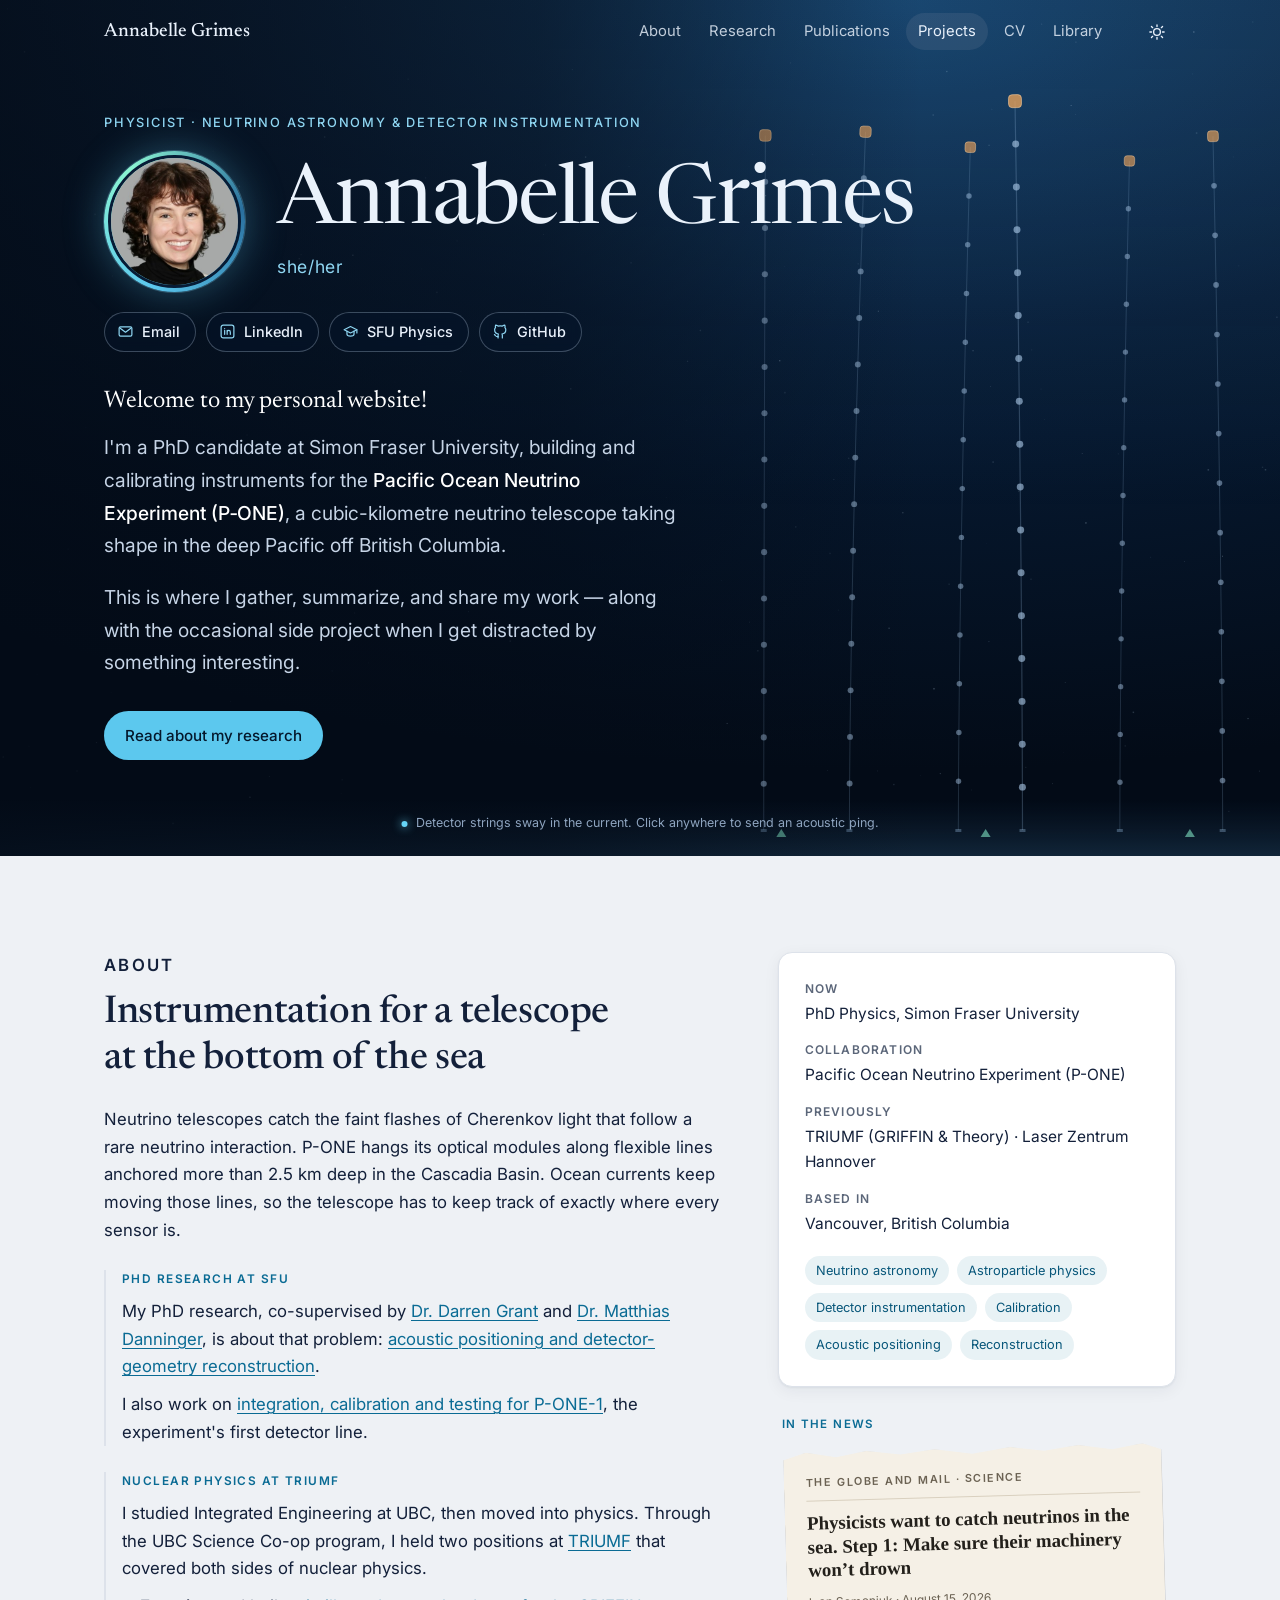
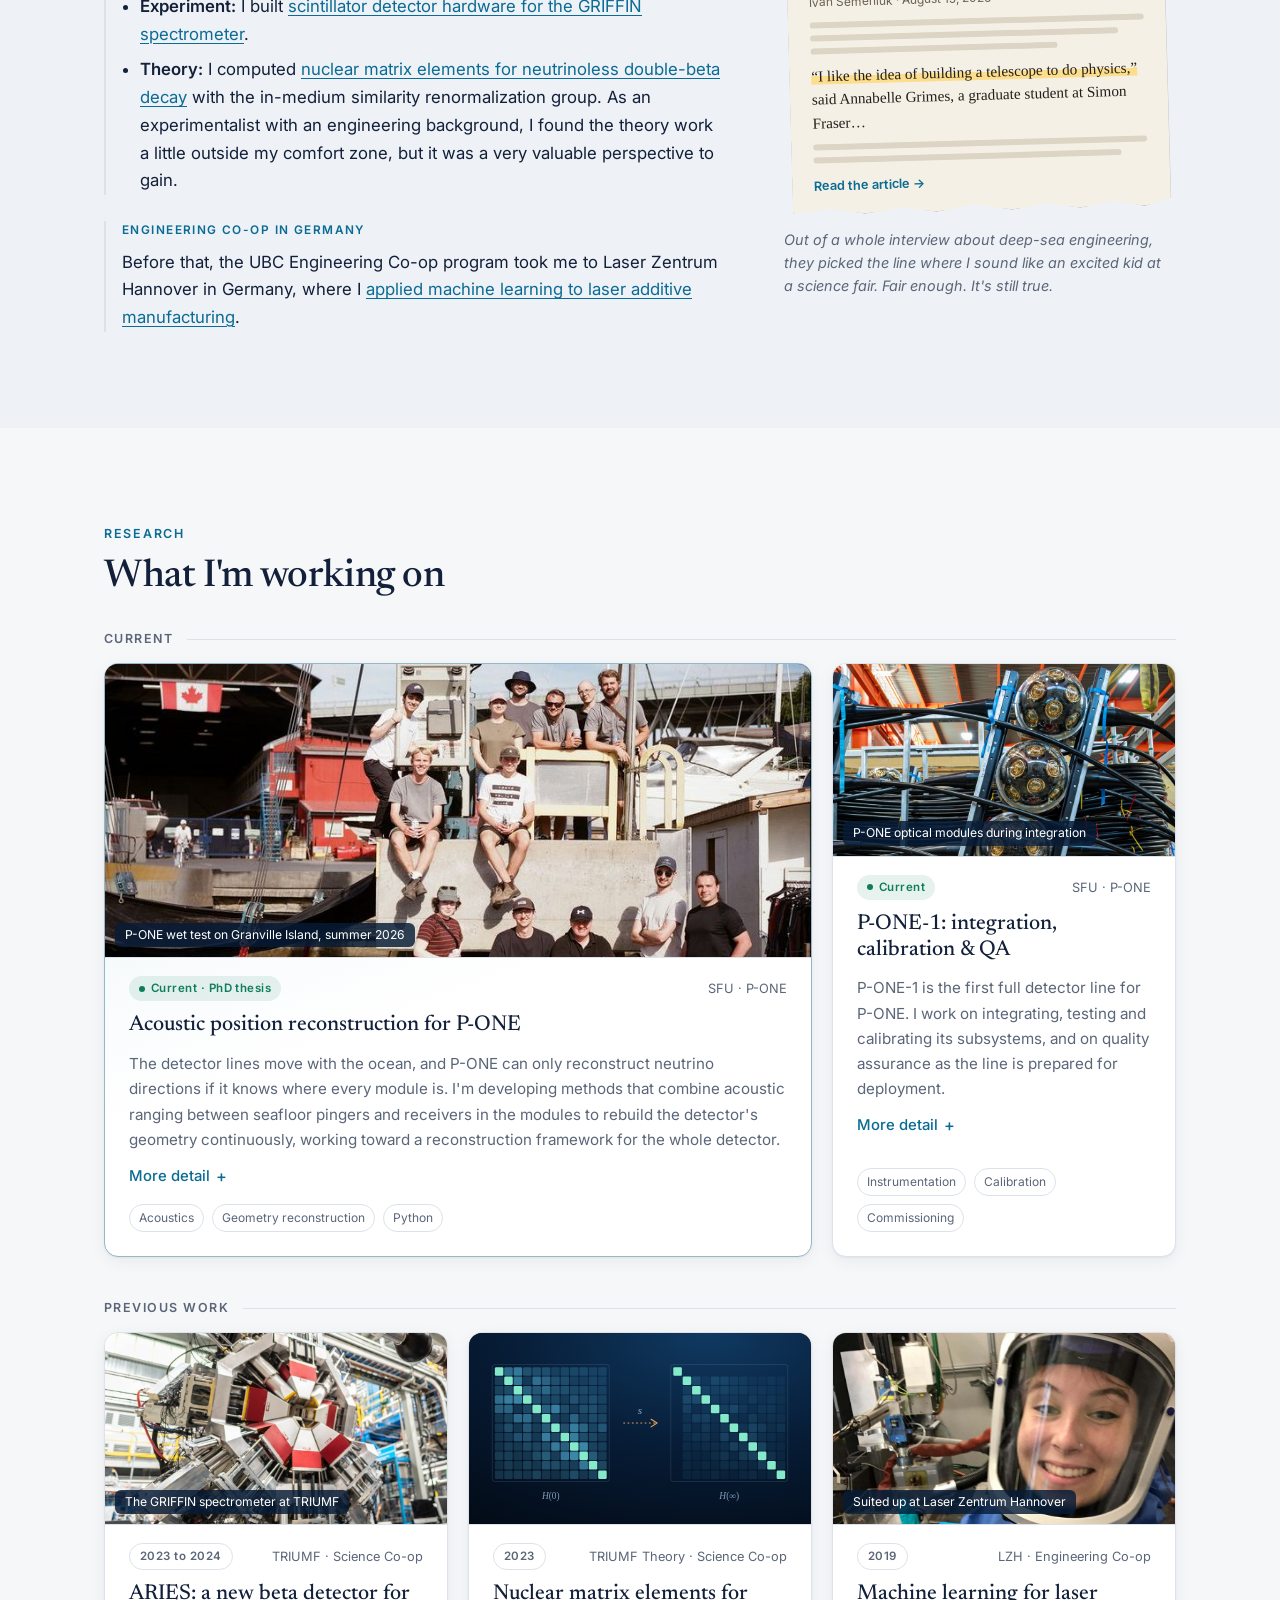
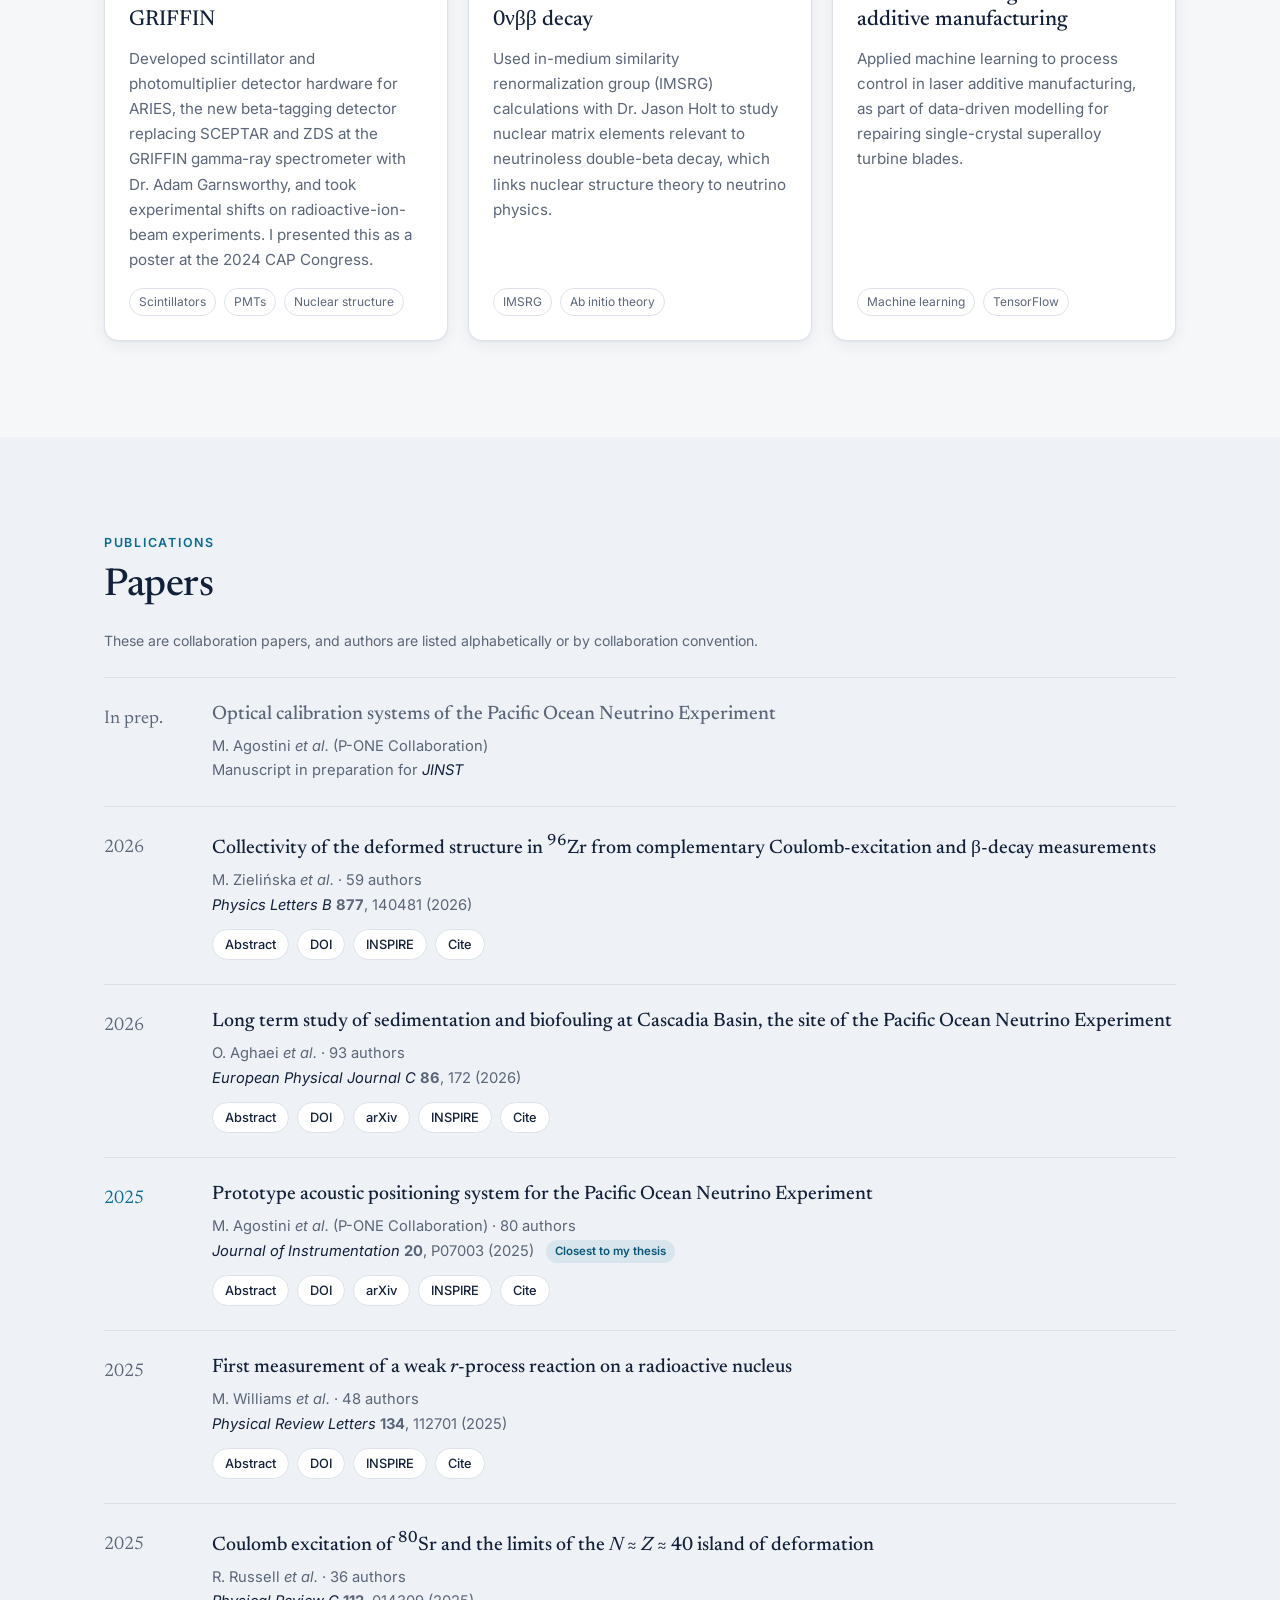
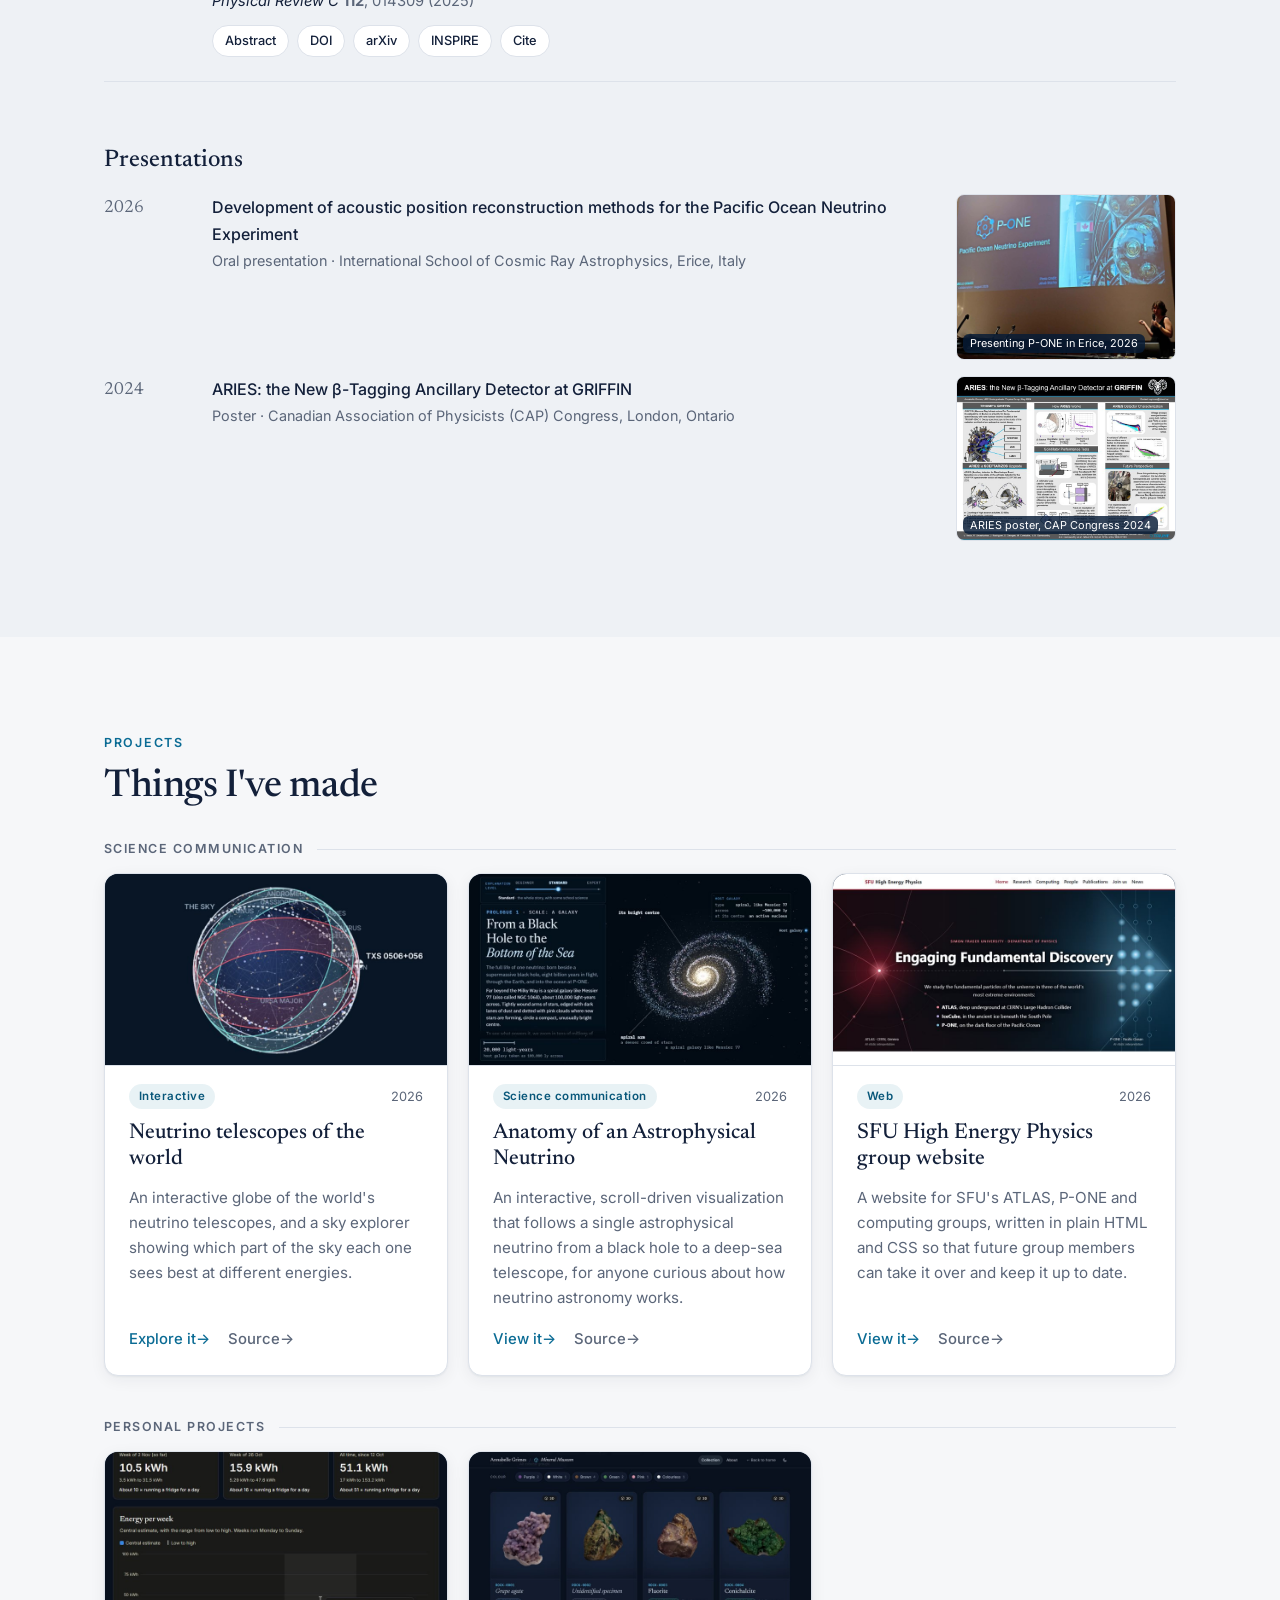
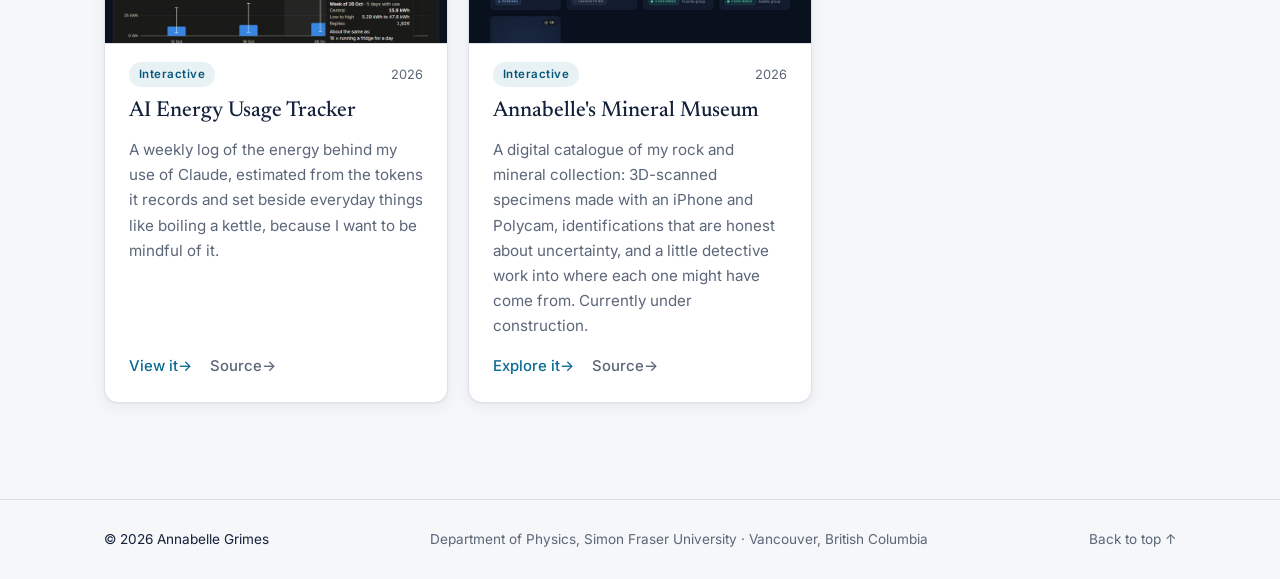
<file: index.html>
<!doctype html>
<html lang="en">
<head>
  <meta charset="utf-8">
  <meta name="viewport" content="width=device-width, initial-scale=1">
  <title>Annabelle Grimes</title>
  <meta name="description" content="Annabelle Grimes is a physicist at Simon Fraser University working on detector instrumentation, calibration and acoustic positioning for the Pacific Ocean Neutrino Experiment (P-ONE).">
  <meta name="author" content="Annabelle Grimes">
  <link rel="canonical" href="https://annabelle-grimes.com/">
  <meta property="og:type" content="website">
  <meta property="og:title" content="Annabelle Grimes, Physicist">
  <meta property="og:description" content="Neutrino astronomy and detector instrumentation. PhD candidate at Simon Fraser University and member of the P-ONE Collaboration.">
  <meta property="og:url" content="https://annabelle-grimes.com/">
  <meta property="og:image" content="https://annabelle-grimes.com/assets/annabelle-grimes-avatar.jpg">
  <meta name="theme-color" content="#06142a">
  <link rel="icon" href="assets/favicon.svg" type="image/svg+xml">
  <link rel="preconnect" href="https://fonts.googleapis.com">
  <link rel="preconnect" href="https://fonts.gstatic.com" crossorigin>
  <link href="https://fonts.googleapis.com/css2?family=Inter:wght@400;500;600&family=Newsreader:opsz,wght@6..72,400;6..72,500;6..72,600&display=swap" rel="stylesheet">
  <link rel="stylesheet" href="assets/style.css?v=20261108150000">
  <script>
    try { var t = localStorage.getItem('theme'); if (t) document.documentElement.setAttribute('data-theme', t); } catch (e) {}
  </script>
  <script type="application/ld+json">
  {
    "@context": "https://schema.org",
    "@type": "Person",
    "name": "Annabelle Grimes",
    "url": "https://annabelle-grimes.com/",
    "image": "https://annabelle-grimes.com/assets/annabelle-grimes-avatar.jpg",
    "jobTitle": "PhD Candidate in Physics",
    "affiliation": { "@type": "CollegeOrUniversity", "name": "Simon Fraser University" },
    "alumniOf": { "@type": "CollegeOrUniversity", "name": "University of British Columbia" },
    "sameAs": ["https://www.linkedin.com/in/annabelle-grimes/", "https://www.sfu.ca/physics/people/graduate-students/alg181.html", "https://github.com/annabellegrimes"]
  }
  </script>
</head>
<body>
  <a class="skip" href="#main">Skip to content</a>

  <header class="nav" id="top">
    <div class="nav__inner">
      <a class="nav__brand" href="#top">Annabelle Grimes</a>
      <nav aria-label="Primary">
        <ul class="nav__links" id="nav-links">
          <li><a href="#about">About</a></li>
          <li><a href="#research">Research</a></li>
          <li><a href="#publications">Publications</a></li>
          <li><a href="#projects">Projects</a></li>
          <li><a href="cv/">CV</a></li>
          <li><a href="library/">Library</a></li>
        </ul>
      </nav>
      <div class="nav__tools">
        <button class="icon-btn" id="theme-toggle" type="button" aria-label="Toggle dark mode">
          <svg class="i-sun" viewBox="0 0 24 24" width="18" height="18" aria-hidden="true"><circle cx="12" cy="12" r="4.5" fill="none" stroke="currentColor" stroke-width="1.8"/><path d="M12 2.5v2.2M12 19.3v2.2M4.6 4.6l1.6 1.6M17.8 17.8l1.6 1.6M2.5 12h2.2M19.3 12h2.2M4.6 19.4l1.6-1.6M17.8 6.2l1.6-1.6" stroke="currentColor" stroke-width="1.8" stroke-linecap="round"/></svg>
          <svg class="i-moon" viewBox="0 0 24 24" width="18" height="18" aria-hidden="true"><path d="M20 14.5A8 8 0 1 1 9.5 4a6.5 6.5 0 0 0 10.5 10.5Z" fill="none" stroke="currentColor" stroke-width="1.8" stroke-linejoin="round"/></svg>
        </button>
        <button class="icon-btn nav__menu" id="menu-toggle" type="button" aria-label="Open menu" aria-expanded="false" aria-controls="nav-links">
          <svg viewBox="0 0 24 24" width="20" height="20" aria-hidden="true"><path d="M4 7h16M4 12h16M4 17h16" stroke="currentColor" stroke-width="1.8" stroke-linecap="round"/></svg>
        </button>
      </div>
    </div>
  </header>

  <main id="main">
    <!-- ============ HERO ============ -->
    <section class="hero" aria-labelledby="hero-title">
      <canvas class="hero__canvas" id="ocean" aria-hidden="true"></canvas>
      <div class="hero__shade" aria-hidden="true"></div>
      <div class="hero__content wrap">
        <p class="eyebrow">Physicist &middot; Neutrino astronomy &amp; detector instrumentation</p>
        <div class="hero__id">
          <div class="avatar">
            <img src="assets/annabelle-grimes-avatar.jpg" width="360" height="360" alt="Portrait of Annabelle Grimes" fetchpriority="high">
          </div>
          <div class="hero__name">
            <h1 id="hero-title">Annabelle Grimes</h1>
            <p class="hero__pronouns">she/her</p>
          </div>
        </div>
        <div class="hero__contact" id="contact" aria-label="Contact">
          <button class="contact__chip" id="email-btn" type="button" data-u="annabelleleegrimes" data-d="gmail.com" title="Copy my email address">
            <svg viewBox="0 0 24 24" width="17" height="17" aria-hidden="true"><rect x="3" y="5.5" width="18" height="13" rx="2" fill="none" stroke="currentColor" stroke-width="1.7"/><path d="m4 7 8 6 8-6" fill="none" stroke="currentColor" stroke-width="1.7" stroke-linejoin="round"/></svg><span id="email-label">Email</span>
          </button>
          <a class="contact__chip" href="https://www.linkedin.com/in/annabelle-grimes/" target="_blank" rel="noopener"><svg viewBox="0 0 24 24" width="17" height="17" aria-hidden="true"><rect x="3" y="3" width="18" height="18" rx="3" fill="none" stroke="currentColor" stroke-width="1.7"/><path d="M8 10.5V16M8 7.8v.1M11.5 16v-5.5M11.5 13c0-1.6 1-2.6 2.3-2.6s2.2.9 2.2 2.6V16" fill="none" stroke="currentColor" stroke-width="1.7" stroke-linecap="round"/></svg><span>LinkedIn</span></a>
          <a class="contact__chip" href="https://www.sfu.ca/physics/people/graduate-students/alg181.html" target="_blank" rel="noopener"><svg viewBox="0 0 24 24" width="17" height="17" aria-hidden="true"><path d="M3 9.5 12 5l9 4.5-9 4.5-9-4.5Z" fill="none" stroke="currentColor" stroke-width="1.7" stroke-linejoin="round"/><path d="M7 11.5V16c0 1.2 2.2 2.5 5 2.5s5-1.3 5-2.5v-4.5M21 9.5V14" fill="none" stroke="currentColor" stroke-width="1.7" stroke-linecap="round"/></svg><span>SFU Physics</span></a>
          <a class="contact__chip" href="https://github.com/annabellegrimes" target="_blank" rel="noopener"><svg viewBox="0 0 24 24" width="17" height="17" aria-hidden="true"><path d="M9 19c-4 1.3-4-2-5.6-2.5M14.6 21v-3.4c0-1 .1-1.5-.5-2.1 2.7-.3 5.4-1.3 5.4-6a4.7 4.7 0 0 0-1.3-3.2 4.3 4.3 0 0 0-.1-3.2s-1-.3-3.4 1.3a11.7 11.7 0 0 0-6.2 0C6.1 2.8 5.1 3.1 5.1 3.1a4.3 4.3 0 0 0-.1 3.2A4.7 4.7 0 0 0 3.7 9.5c0 4.7 2.7 5.7 5.4 6-.6.6-.6 1.2-.5 2.1V21" fill="none" stroke="currentColor" stroke-width="1.7" stroke-linecap="round" stroke-linejoin="round"/></svg><span>GitHub</span></a>
        </div>
        <p class="hero__welcome">Welcome to my personal website!</p>
        <p class="hero__lede">
          I'm a PhD candidate at Simon Fraser University, building and calibrating instruments for the
          <strong>Pacific Ocean Neutrino Experiment (P&#8209;ONE)</strong>, a cubic-kilometre neutrino telescope taking shape
          in the deep Pacific off British Columbia.
        </p>
        <p class="hero__lede">
          This is where I gather, summarize, and share my work &mdash; along with the occasional side project when I get
          distracted by something interesting.
        </p>
        <div class="hero__actions">
          <a class="btn btn--primary" href="#research">Read about my research</a>
        </div>
      </div>
      <p class="hero__hint" id="hero-hint">
        <span class="dot" aria-hidden="true"></span>
        Detector strings sway in the current. Click anywhere to send an acoustic ping.
      </p>
    </section>

    <!-- ============ ABOUT ============ -->
    <section class="section section--alt" id="about" aria-labelledby="about-title">
      <div class="wrap about">
        <div class="about__text">
          <p class="kicker">About</p>
          <h2 id="about-title">Instrumentation for a telescope at the bottom of the sea</h2>
          <p>
            Neutrino telescopes catch the faint flashes of Cherenkov light that follow a rare neutrino interaction.
            P-ONE hangs its optical modules along flexible lines anchored more than 2.5&nbsp;km deep in the Cascadia Basin.
            Ocean currents keep moving those lines, so the telescope has to keep track of exactly where every sensor is.
          </p>
          <div class="about__block">
            <h3 class="about__label">PhD research at SFU</h3>
            <p>
              My PhD research, co-supervised by <a href="https://www.sfu.ca/physics/people/faculty/dgrant.html" target="_blank" rel="noopener">Dr. Darren Grant</a>
              and <a href="https://www.sfu.ca/physics/people/faculty/mdanning.html" target="_blank" rel="noopener">Dr. Matthias Danninger</a>, is about that problem:
              <a href="#work-acoustic">acoustic positioning and detector-geometry reconstruction</a>.
            </p>
            <p>I also work on <a href="#work-p-one-1">integration, calibration and testing for P-ONE-1</a>, the experiment's first detector line.</p>
          </div>
          <div class="about__block">
            <h3 class="about__label">Nuclear physics at TRIUMF</h3>
            <p>
              I studied Integrated Engineering at UBC, then moved into physics. Through the UBC Science Co-op program, I held two
              positions at <a href="https://www.triumf.ca/" target="_blank" rel="noopener">TRIUMF</a> that covered both sides of nuclear physics.
            </p>
            <ul class="about__list">
              <li><strong>Experiment:</strong> I built <a href="#work-griffin">scintillator detector hardware for the GRIFFIN spectrometer</a>.</li>
              <li>
                <strong>Theory:</strong> I computed <a href="#work-imsrg">nuclear matrix elements for neutrinoless double-beta decay</a> with the in-medium
                similarity renormalization group. As an experimentalist with an engineering background, I found the theory work a little outside
                my comfort zone, but it was a very valuable perspective to gain.
              </li>
            </ul>
          </div>
          <div class="about__block">
            <h3 class="about__label">Engineering co-op in Germany</h3>
            <p>
              Before that, the UBC Engineering Co-op program took me to Laser Zentrum Hannover in Germany, where I
              <a href="#work-lzh">applied machine learning to laser additive manufacturing</a>.
            </p>
          </div>
        </div>
        <div class="about__side">
          <aside class="facts" aria-label="Quick facts">
            <dl>
              <div><dt>Now</dt><dd>PhD Physics, Simon Fraser University</dd></div>
              <div><dt>Collaboration</dt><dd>Pacific Ocean Neutrino Experiment (P-ONE)</dd></div>
              <div><dt>Previously</dt><dd>TRIUMF (GRIFFIN &amp; Theory) &middot; Laser Zentrum Hannover</dd></div>
              <div><dt>Based in</dt><dd>Vancouver, British Columbia</dd></div>
            </dl>
            <ul class="tags" aria-label="Research interests">
              <li>Neutrino astronomy</li><li>Astroparticle physics</li><li>Detector instrumentation</li>
              <li>Calibration</li><li>Acoustic positioning</li><li>Reconstruction</li>
            </ul>
          </aside>
          <figure class="press">
            <span class="press__label">In the news</span>
            <a class="clipping" href="https://www.theglobeandmail.com/canada/science/article-what-are-neutrinos-particles-pacific-ocean/" target="_blank" rel="noopener" aria-label="Read the Globe and Mail article (opens in a new tab)">
              <span class="clipping__outlet">The Globe and Mail &middot; Science</span>
              <span class="clipping__headline">Physicists want to catch neutrinos in the sea. Step 1: Make sure their machinery won&rsquo;t drown</span>
              <span class="clipping__byline">Ivan Semeniuk &middot; August 15, 2026</span>
              <span class="clipping__lines" aria-hidden="true"><i></i><i></i><i></i></span>
              <span class="clipping__quote"><span class="hl">&ldquo;I like the idea of building a telescope to do physics,&rdquo;</span> said Annabelle Grimes, a graduate student at Simon Fraser&hellip;</span>
              <span class="clipping__lines" aria-hidden="true"><i></i><i></i></span>
              <span class="clipping__cta">Read the article &rarr;</span>
            </a>
            <figcaption class="clipping__note">Out of a whole interview about deep-sea engineering, they picked the line where I sound like an excited kid at a science fair. Fair enough. It's still true.</figcaption>
          </figure>
        </div>
      </div>
    </section>

    <!-- ============ RESEARCH ============ -->
    <section class="section" id="research" aria-labelledby="research-title">
      <div class="wrap">
        <p class="kicker">Research</p>
        <div class="section__head">
          <h2 id="research-title">What I'm working on</h2>
        </div>

        <div id="project-list">
          <div class="proj-group proj-group--current" data-group="current">
            <h3 class="proj-group__title">Current</h3>
            <div class="cards">
            <article class="card card--feature" id="work-acoustic" data-cat="current">
              <figure class="card__media"><img src="assets/img/p-one-team.jpg" style="object-position: 50% 0" alt="Members of the P-ONE team at the wet test on Granville Island in summer 2026, posing together on a dockside platform with boats and a Canadian flag behind them" width="800" height="450" loading="lazy" decoding="async"><figcaption class="photo-label">P-ONE wet test on Granville Island, summer 2026</figcaption></figure>
              <div class="card__top"><span class="badge badge--live">Current &middot; PhD thesis</span><span class="card__where">SFU &middot; P-ONE</span></div>
              <h3>Acoustic position reconstruction for P-ONE</h3>
              <p>The detector lines move with the ocean, and P-ONE can only reconstruct neutrino directions if it knows where every module is.
                 I'm developing methods that combine acoustic ranging between seafloor pingers and receivers in the modules to
                 rebuild the detector's geometry continuously, working toward a reconstruction framework for the whole detector.</p>
              <details>
                <summary>More detail</summary>
                <p>This builds on the prototype system described in <a href="#pub-jinst2025">our 2025 JINST paper</a>: piezo-acoustic receivers
                   inside P-ONE pressure housings and autonomous pingers on the seafloor. In a test at sea, it measured relative ranging times
                   with about 230 to 280&nbsp;&micro;s accuracy at distances up to 1.6&nbsp;km. I presented this work at the International
                   School of Cosmic Ray Astrophysics in Erice, Italy (2026).</p>
              </details>
              <ul class="tags tags--sm"><li>Acoustics</li><li>Geometry reconstruction</li><li>Python</li></ul>
            </article>

            <article class="card" id="work-p-one-1" data-cat="current">
              <figure class="card__media"><img src="assets/img/p-one-integration.jpg" alt="P-ONE optical modules, glass spheres studded with photomultiplier tubes, strapped into a frame in front of coiled cable" width="800" height="450" loading="lazy" decoding="async"><figcaption class="photo-label">P-ONE optical modules during integration</figcaption></figure>
              <div class="card__top"><span class="badge badge--live">Current</span><span class="card__where">SFU &middot; P-ONE</span></div>
              <h3>P-ONE-1: integration, calibration &amp; QA</h3>
              <p>P-ONE-1 is the first full detector line for P-ONE. I work on integrating, testing and calibrating its subsystems,
                 and on quality assurance as the line is prepared for deployment.</p>
              <details>
                <summary>More detail</summary>
                <p>This work feeds into a collaboration paper in preparation on P-ONE's optical calibration systems, and builds on what the
                   STRAW pathfinders showed about long-term <a href="#pub-epjc2026">biofouling and sedimentation</a> at the site.</p>
              </details>
              <ul class="tags tags--sm"><li>Instrumentation</li><li>Calibration</li><li>Commissioning</li></ul>
            </article>
            </div>
          </div>
          <div class="proj-group proj-group--past" data-group="past">
            <h3 class="proj-group__title">Previous work</h3>
            <div class="cards">
            <article class="card" id="work-griffin" data-cat="past">
              <figure class="card__media"><img src="assets/img/griffin.jpg" alt="The GRIFFIN gamma-ray spectrometer at TRIUMF: a spherical array of detectors in an aluminium frame around the beamline" width="800" height="450" loading="lazy" decoding="async"><figcaption class="photo-label">The GRIFFIN spectrometer at TRIUMF</figcaption></figure>
              <div class="card__top"><span class="badge badge--muted">2023 to 2024</span><span class="card__where">TRIUMF &middot; Science Co-op</span></div>
              <h3>ARIES: a new beta detector for GRIFFIN</h3>
              <p>Developed scintillator and photomultiplier detector hardware for ARIES, the new beta-tagging detector replacing SCEPTAR and ZDS at the GRIFFIN
                 gamma-ray spectrometer with Dr. Adam Garnsworthy, and took experimental shifts on radioactive-ion-beam
                 experiments. I presented this as a poster at the 2024 CAP Congress.</p>
              <ul class="tags tags--sm"><li>Scintillators</li><li>PMTs</li><li>Nuclear structure</li></ul>
            </article>

            <article class="card" id="work-imsrg" data-cat="past">
              <figure class="card__media"><img src="assets/img/imsrg.svg" alt="Illustration: a Hamiltonian matrix flowing from dense to decoupled form under the similarity renormalization group" width="800" height="450" loading="lazy" decoding="async"></figure>
              <div class="card__top"><span class="badge badge--muted">2023</span><span class="card__where">TRIUMF Theory &middot; Science Co-op</span></div>
              <h3>Nuclear matrix elements for 0&nu;&beta;&beta; decay</h3>
              <p>Used in-medium similarity renormalization group (IMSRG) calculations with Dr. Jason Holt to study
                 nuclear matrix elements relevant to neutrinoless double-beta decay, which links nuclear structure theory to neutrino physics.</p>
              <ul class="tags tags--sm"><li>IMSRG</li><li>Ab initio theory</li></ul>
            </article>

            <article class="card" id="work-lzh" data-cat="past">
              <figure class="card__media"><img src="assets/img/lzh.jpg" alt="Annabelle in a protective suit and visored helmet, smiling beside a laser additive manufacturing setup at Laser Zentrum Hannover" width="800" height="450" loading="lazy" decoding="async"><figcaption class="photo-label">Suited up at Laser Zentrum Hannover</figcaption></figure>
              <div class="card__top"><span class="badge badge--muted">2019</span><span class="card__where">LZH &middot; Engineering Co-op</span></div>
              <h3>Machine learning for laser additive manufacturing</h3>
              <p>Applied machine learning to process control in laser additive manufacturing, as part of data-driven modelling
                 for repairing single-crystal superalloy turbine blades.</p>
              <ul class="tags tags--sm"><li>Machine learning</li><li>TensorFlow</li></ul>
            </article>
            </div>
          </div>
        </div>
      </div>
    </section>

    <!-- ============ PUBLICATIONS ============ -->
    <section class="section section--alt" id="publications" aria-labelledby="pubs-title">
      <div class="wrap">
        <p class="kicker">Publications</p>
        <div class="section__head">
          <h2 id="pubs-title">Papers</h2>
        </div>
        <p class="note">These are collaboration papers, and authors are listed alphabetically or by collaboration convention.</p>

        <ol class="pubs" id="pub-list">
          <li class="pub pub--prep" data-topic="neutrino" data-year="2026">
            <div class="pub__year">In prep.</div>
            <div class="pub__body">
              <h3 class="pub__title">Optical calibration systems of the Pacific Ocean Neutrino Experiment</h3>
              <p class="pub__authors">M. Agostini <em>et al.</em> (P-ONE Collaboration)</p>
              <p class="pub__venue">Manuscript in preparation for <em>JINST</em></p>
            </div>
          </li>

          <li class="pub" data-topic="nuclear" data-year="2026" data-key="Zielinska:2026ego">
            <div class="pub__year">2026</div>
            <div class="pub__body">
              <h3 class="pub__title">Collectivity of the deformed structure in <sup>96</sup>Zr from complementary Coulomb-excitation and &beta;-decay measurements</h3>
              <p class="pub__authors">M. Zieli&nacute;ska <em>et al.</em> &middot; 59 authors</p>
              <p class="pub__venue"><em>Physics Letters B</em> <strong>877</strong>, 140481 (2026)</p>
              <div class="pub__actions">
                <button class="pill" data-action="abstract" aria-expanded="false">Abstract</button>
                <a class="pill" href="https://doi.org/10.1016/j.physletb.2026.140481" target="_blank" rel="noopener">DOI</a>
                <a class="pill" href="https://inspirehep.net/literature/3155691" target="_blank" rel="noopener">INSPIRE</a>
                <button class="pill" data-action="cite">Cite</button>
              </div>
              <div class="pub__abstract" hidden>
                <p>The <i>B</i>(<i>E</i>2; 2<sup>+</sup><sub>2</sub> &rarr; 0<sup>+</sup><sub>1</sub>) value in <sup>96</sup>Zr was determined from a Coulomb-excitation measurement with <sup>12</sup>C and <sup>16</sup>O beams performed at the Maier-Leibnitz Laboratory with a Q3D magnetic spectrograph. High-precision &gamma;-ray branching ratios in the decay of the 2<sup>+</sup><sub>2</sub> state in <sup>96</sup>Zr, and a new value of the 2<sup>+</sup><sub>2</sub> &rarr; 2<sup>+</sup><sub>1</sub> multipole mixing ratio, were obtained from a complementary &beta;-decay experiment, performed using the GRIFFIN spectrometer at the TRIUMF-ISAC facility. Combining these results yields <i>B</i>(<i>E</i>2; 2<sup>+</sup><sub>2</sub> &rarr; 0<sup>+</sup><sub>2</sub>) = 38.9(57) W.u., which is in agreement with the previous measurement, but considerably more precise. The observed differences between the properties of structures built on the 0<sup>+</sup><sub>2</sub> states in <sup>94</sup>Zr and <sup>96</sup>Zr are discussed in the context of possible triple shape coexistence in Zr nuclei.</p>
              </div>
            </div>
          </li>

          <li class="pub" id="pub-epjc2026" data-topic="neutrino" data-year="2026" data-key="Aghaei:2025cvt">
            <div class="pub__year">2026</div>
            <div class="pub__body">
              <h3 class="pub__title">Long term study of sedimentation and biofouling at Cascadia Basin, the site of the Pacific Ocean Neutrino Experiment</h3>
              <p class="pub__authors">O. Aghaei <em>et al.</em> &middot; 93 authors</p>
              <p class="pub__venue"><em>European Physical Journal C</em> <strong>86</strong>, 172 (2026)</p>
              <div class="pub__actions">
                <button class="pill" data-action="abstract" aria-expanded="false">Abstract</button>
                <a class="pill" href="https://doi.org/10.1140/epjc/s10052-026-15319-6" target="_blank" rel="noopener">DOI</a>
                <a class="pill" href="https://arxiv.org/abs/2507.09086" target="_blank" rel="noopener">arXiv</a>
                <a class="pill" href="https://inspirehep.net/literature/2945882" target="_blank" rel="noopener">INSPIRE</a>
                <button class="pill" data-action="cite">Cite</button>
              </div>
              <div class="pub__abstract" hidden>
                <p>STRings for Absorption Length in Water (STRAW)-a and b were pathfinder instruments deployed to characterize the anticipated site of the Pacific Ocean Neutrino Experiment (P-ONE), which is a future neutrino telescope that will be located in the North Pacific Ocean. Measurements of the evolution of the optical transmission efficiency from STRAW-a showed a decline over the detector's lifetime for the upward-facing modules. Video footage of the pathfinders strongly suggested this decline was caused by biofouling and sedimentation. We measure the effect of biofouling and sedimentation to be a decrease in the transparency of upward-facing optical surfaces over 5 years of operations. A majority of downward-facing optical surfaces, which will dominate P-ONE's sensitivity to astrophysical sources, showed no visible biofouling. Extrapolations motivated by biological growth models estimated that these losses started around 2.5 years after deployment, and suggest a reduction in transparency ranging from 35% of the original to complete obscuration for the upward-facing modules. Samples of biofouling were taken in order to identify the microbial diversity of these organisms and inform potential intervention strategies. Results of the microbial samples and a candidate anti-biofouling strategy that will be tested on upcoming P-ONE instruments are discussed.</p>
              </div>
            </div>
          </li>

          <li class="pub pub--key" id="pub-jinst2025" data-topic="neutrino" data-year="2025" data-key="P-ONE:2025nre">
            <div class="pub__year">2025</div>
            <div class="pub__body">
              <h3 class="pub__title">Prototype acoustic positioning system for the Pacific Ocean Neutrino Experiment</h3>
              <p class="pub__authors">M. Agostini <em>et al.</em> (P-ONE Collaboration) &middot; 80 authors</p>
              <p class="pub__venue"><em>Journal of Instrumentation</em> <strong>20</strong>, P07003 (2025) <span class="flag">Closest to my thesis</span></p>
              <div class="pub__actions">
                <button class="pill" data-action="abstract" aria-expanded="false">Abstract</button>
                <a class="pill" href="https://doi.org/10.1088/1748-0221/20/07/P07003" target="_blank" rel="noopener">DOI</a>
                <a class="pill" href="https://arxiv.org/abs/2504.13323" target="_blank" rel="noopener">arXiv</a>
                <a class="pill" href="https://inspirehep.net/literature/2913789" target="_blank" rel="noopener">INSPIRE</a>
                <button class="pill" data-action="cite">Cite</button>
              </div>
              <div class="pub__abstract" hidden>
                <p>We present the design and initial performance characterization of the prototype acoustic positioning system intended for the Pacific Ocean Neutrino Experiment. It comprises novel piezo-acoustic receivers with dedicated filtering- and amplification electronics installed in P-ONE instruments and is complemented by a commercial system comprised of cabled and autonomous acoustic pingers for sub-sea installation manufactured by Sonardyne Ltd. We performed an in-depth characterization of the acoustic receiver electronics and their acoustic sensitivity when integrated into P-ONE pressure housings. These show absolute sensitivities of up to &minus;125&nbsp;dB re V<sup>2</sup>/&micro;Pa<sup>2</sup> in a frequency range of 10&ndash;40&nbsp;kHz. We furthermore conducted a positioning measurement campaign in the ocean by deploying three autonomous acoustic pingers on the seafloor, as well as a cabled acoustic interrogator and a P-ONE prototype module deployed from a ship. Using a simple peak-finding detection algorithm, we observe high accuracy in the tracking of relative ranging times at approximately 230&ndash;280&nbsp;&micro;s at distances of up to 1600&nbsp;m, which is sufficient for positioning detectors in a cubic-kilometer detector and which can be further improved with more involved detection algorithms. The tracking accuracy is further confirmed by independent ranging of the Sonardyne system and closely follows the ship's drift in the wind measured by GPS. The absolute positioning shows the same tracking accuracy with its absolute precision only limited by the large uncertainties of the deployed pinger positions on the seafloor.</p>
              </div>
            </div>
          </li>

          <li class="pub" data-topic="nuclear" data-year="2025" data-key="Williams:2025yrp">
            <div class="pub__year">2025</div>
            <div class="pub__body">
              <h3 class="pub__title">First measurement of a weak <i>r</i>-process reaction on a radioactive nucleus</h3>
              <p class="pub__authors">M. Williams <em>et al.</em> &middot; 48 authors</p>
              <p class="pub__venue"><em>Physical Review Letters</em> <strong>134</strong>, 112701 (2025)</p>
              <div class="pub__actions">
                <button class="pill" data-action="abstract" aria-expanded="false">Abstract</button>
                <a class="pill" href="https://doi.org/10.1103/PhysRevLett.134.112701" target="_blank" rel="noopener">DOI</a>
                <a class="pill" href="https://inspirehep.net/literature/2901350" target="_blank" rel="noopener">INSPIRE</a>
                <button class="pill" data-action="cite">Cite</button>
              </div>
              <div class="pub__abstract" hidden>
                <p>This Letter reports on the first cross-section measurements for the <sup>94</sup>Sr(&alpha;,n)<sup>97</sup>Zr and <sup>86</sup>Kr(&alpha;,n)<sup>89</sup>Sr reactions. In particular, our measurement of <sup>94</sup>Sr(&alpha;,n)<sup>97</sup>Zr is the first weak <i>r</i>-process reaction cross section obtained using a radioactive ion beam. This experiment was enabled by the use of novel solid helium targets, comprised of silicon thin films with high helium incorporation obtained via a sputtering technique. Yield measurements were performed at center-of-mass energies of 10.4 and 9.0 MeV for the <sup>86</sup>Kr(&alpha;,n)<sup>89</sup>Sr reaction, and 9.9 MeV for <sup>94</sup>Sr(&alpha;,n)<sup>97</sup>Zr, extending into the respective Gamow energy windows for a temperature of 5 GK. Reactions were uniquely identified by prompt &gamma; rays detected in coincidence with heavy ions selected by a recoil mass spectrometer. The obtained cross sections are smaller than predicted for both reactions. In the case of <sup>94</sup>Sr(&alpha;,n)<sup>97</sup>Zr, the reaction rate found here is lowered by an order of magnitude at temperatures below 5 GK, which is expected to impact the predicted abundance of ruthenium, a signature weak <i>r</i>-process element.</p>
              </div>
            </div>
          </li>

          <li class="pub" data-topic="nuclear" data-year="2025" data-key="Russell:2024gxd">
            <div class="pub__year">2025</div>
            <div class="pub__body">
              <h3 class="pub__title">Coulomb excitation of <sup>80</sup>Sr and the limits of the <i>N</i>&nbsp;&asymp;&nbsp;<i>Z</i>&nbsp;&asymp;&nbsp;40 island of deformation</h3>
              <p class="pub__authors">R. Russell <em>et al.</em> &middot; 36 authors</p>
              <p class="pub__venue"><em>Physical Review C</em> <strong>112</strong>, 014309 (2025)</p>
              <div class="pub__actions">
                <button class="pill" data-action="abstract" aria-expanded="false">Abstract</button>
                <a class="pill" href="https://doi.org/10.1103/t91y-l6rf" target="_blank" rel="noopener">DOI</a>
                <a class="pill" href="https://arxiv.org/abs/2408.08410" target="_blank" rel="noopener">arXiv</a>
                <a class="pill" href="https://inspirehep.net/literature/2818707" target="_blank" rel="noopener">INSPIRE</a>
                <button class="pill" data-action="cite">Cite</button>
              </div>
              <div class="pub__abstract" hidden>
                <p>The region of <i>N</i> &asymp; <i>Z</i> &asymp; 40 has long been associated with strongly deformed nuclear configurations. The presence of this strong deformation was recently confirmed through lifetime measurements in <i>N</i> &asymp; <i>Z</i> Sr and Zr nuclei. Theoretically, however, these nuclei present a challenge due to the vast valence space required to incorporate all deformation driving interactions. Recent state-of-the-art predictions indicate a near axial prolate deformation for <i>N</i> = <i>Z</i> and <i>N</i> = <i>Z</i> + 2 nuclei between <i>N</i> = <i>Z</i> = 36 and <i>N</i> = <i>Z</i> = 40. In this work we investigate the shores of this island of deformation through a sub-barrier Coulomb excitation study of the <i>N</i> = <i>Z</i> + 4 nucleus, <sup>80</sup>Sr. Extracting a spectroscopic quadrupole moment of <i>Q</i><sub>s</sub>(2<sup>+</sup><sub>1</sub>) = 0.45<sup>+0.83</sup><sub>&minus;0.88</sub> eb, we find that <sup>80</sup>Sr is inconsistent with significant axial prolate deformation. This indicates that the predicted region of strong prolate deformation around <i>N</i> = <i>Z</i> = 40 is tightly constrained to the quartet of nuclei: <sup>76,78</sup>Sr and <sup>78,80</sup>Zr.</p>
              </div>
            </div>
          </li>
        </ol>

        <h3 class="subhead">Presentations</h3>
        <ul class="talks">
          <li>
            <span class="talks__year">2026</span>
            <div class="talks__item"><div><strong>Development of acoustic position reconstruction methods for the Pacific Ocean Neutrino Experiment</strong>
              <span class="muted">Oral presentation &middot; International School of Cosmic Ray Astrophysics, Erice, Italy</span></div>
              <figure class="talk-photo"><img src="assets/img/erice-talk.jpg" alt="Annabelle speaking on stage with a microphone, in front of a large projected P-ONE title slide" width="960" height="720" loading="lazy" decoding="async"><figcaption class="photo-label">Presenting P-ONE in Erice, 2026</figcaption></figure></div>
          </li>
          <li>
            <span class="talks__year">2024</span>
            <div class="talks__item"><div><strong>ARIES: the New &beta;-Tagging Ancillary Detector at GRIFFIN</strong>
              <span class="muted">Poster &middot; Canadian Association of Physicists (CAP) Congress, London, Ontario</span></div>
              <figure class="talk-photo"><img src="assets/img/aries-poster.jpg" alt="Thumbnail of the poster titled ARIES: the New Beta-Tagging Ancillary Detector at GRIFFIN" width="720" height="540" loading="lazy" decoding="async"><figcaption class="photo-label">ARIES poster, CAP Congress 2024</figcaption></figure></div>
          </li>
        </ul>
      </div>
    </section>

    <!-- ============ PROJECTS ============ -->
    <section class="section" id="projects" aria-labelledby="projects-title">
      <div class="wrap">
        <p class="kicker">Projects</p>
        <div class="section__head">
          <h2 id="projects-title">Things I've made</h2>
        </div>

      <div class="proj-group proj-group--outreach" data-group="outreach">
          <h3 class="proj-group__title">Science communication</h3>
          <div class="cards">
            <article class="card" data-cat="outreach">
              <a class="card__media" href="telescopes/" tabindex="-1" aria-hidden="true"><img src="assets/img/telescopes.jpg?v=20261105161055" alt="The sky explorer in its Earth-and-sky view: the sky as a see-through sphere of real stars and constellations, ringed by the bands that P-ONE, IceCube and KM3NeT see best" width="800" height="450" loading="lazy" decoding="async"></a>
              <div class="card__top"><span class="badge">Interactive</span><span class="card__where">2026</span></div>
              <h3>Neutrino telescopes of the world</h3>
              <p>An interactive globe of the world's neutrino telescopes, and a sky explorer showing which part of the sky each one
                 sees best at different energies.</p>
              <div class="card__links">
                <a class="link-arrow" href="telescopes/">Explore it</a>
                <a class="link-arrow link-arrow--quiet" href="https://github.com/annabellegrimes/neutrino-telescope-map" target="_blank" rel="noopener">Source</a>
              </div>
            </article>

          <article class="card" data-cat="outreach">
            <a class="card__media" href="https://annabellegrimes.github.io/anatomy-of-an-astrophysical-neutrino-public/" target="_blank" rel="noopener" tabindex="-1" aria-hidden="true"><img src="assets/img/anatomy.jpg" alt="Screenshot of Anatomy of an Astrophysical Neutrino, showing a spiral host galaxy" width="800" height="450" loading="lazy" decoding="async"></a>
            <div class="card__top"><span class="badge">Science communication</span><span class="card__where">2026</span></div>
            <h3>Anatomy of an Astrophysical Neutrino</h3>
            <p>An interactive, scroll-driven visualization that follows a single astrophysical neutrino from a black hole
               to a deep-sea telescope, for anyone curious about how neutrino astronomy works.</p>
            <div class="card__links">
              <a class="link-arrow" href="https://annabellegrimes.github.io/anatomy-of-an-astrophysical-neutrino-public/" target="_blank" rel="noopener">View it</a>
              <a class="link-arrow link-arrow--quiet" href="https://github.com/annabellegrimes/anatomy-of-an-astrophysical-neutrino-public" target="_blank" rel="noopener">Source</a>
            </div>
          </article>

          <article class="card" data-cat="outreach">
            <a class="card__media" href="https://annabellegrimes.github.io/sfu-hep-website/" target="_blank" rel="noopener" tabindex="-1" aria-hidden="true"><img src="assets/img/sfu-hep.jpg" alt="Screenshot of the SFU High Energy Physics group website home page" width="800" height="450" loading="lazy" decoding="async"></a>
            <div class="card__top"><span class="badge">Web</span><span class="card__where">2026</span></div>
            <h3>SFU High Energy Physics group website</h3>
            <p>A website for SFU's ATLAS, P-ONE and computing groups, written in plain HTML and CSS so that future
               group members can take it over and keep it up to date.</p>
            <div class="card__links">
              <a class="link-arrow" href="https://annabellegrimes.github.io/sfu-hep-website/" target="_blank" rel="noopener">View it</a>
              <a class="link-arrow link-arrow--quiet" href="https://github.com/annabellegrimes/sfu-hep-website" target="_blank" rel="noopener">Source</a>
            </div>
          </article>
          </div>
        </div>

        <div class="proj-group proj-group--personal">
          <h3 class="proj-group__title">Personal projects</h3>
          <div class="cards">
            <article class="card">
              <a class="card__media" href="energy/" tabindex="-1" aria-hidden="true"><img src="assets/img/energy.jpg" alt="The energy page: this week's, last week's and all-time energy, and a chart of energy per week with its range" width="800" height="450" loading="lazy" decoding="async"></a>
              <div class="card__top"><span class="badge">Interactive</span><span class="card__where">2026</span></div>
              <h3>AI Energy Usage Tracker</h3>
              <p>A weekly log of the energy behind my use of Claude, estimated from the tokens it records and set beside
                 everyday things like boiling a kettle, because I want to be mindful of it.</p>
              <div class="card__links">
                <a class="link-arrow" href="energy/">View it</a>
                <a class="link-arrow link-arrow--quiet" href="https://github.com/annabellegrimes/claude-energy-tracker" target="_blank" rel="noopener">Source</a>
              </div>
            </article>

            <article class="card">
              <a class="card__media" href="https://annabellegrimes.github.io/annabelles-mineral-museum/" target="_blank" rel="noopener" tabindex="-1" aria-hidden="true"><img src="assets/img/mineral-museum.jpg?v=20261107033000" alt="The Mineral Museum gallery: 3D scans of grape agate, fluorite, conichalcite and an unidentified specimen on catalogue cards" width="800" height="450" loading="lazy" decoding="async"></a>
              <div class="card__top"><span class="badge">Interactive</span><span class="card__where">2026</span></div>
              <h3>Annabelle's Mineral Museum</h3>
              <p>A digital catalogue of my rock and mineral collection: 3D-scanned specimens made with an iPhone and Polycam,
                 identifications that are honest about uncertainty, and a little detective work into where each one might
                 have come from. Currently under construction.</p>
              <div class="card__links">
                <a class="link-arrow" href="https://annabellegrimes.github.io/annabelles-mineral-museum/" target="_blank" rel="noopener">Explore it</a>
                <a class="link-arrow link-arrow--quiet" href="https://github.com/annabellegrimes/annabelles-mineral-museum" target="_blank" rel="noopener">Source</a>
              </div>
            </article>
          </div>
        </div>
      </div>
    </section>

  </main>

  <footer class="footer">
    <div class="wrap footer__inner">
      <span>&copy; <span id="year">2026</span> Annabelle Grimes</span>
      <span class="muted">Department of Physics, Simon Fraser University &middot; Vancouver, British Columbia</span>
      <a href="#top" class="muted">Back to top &uarr;</a>
    </div>
  </footer>

  <div class="toast" id="toast" role="status" aria-live="polite"></div>
  <script src="assets/main.js?v=20261105163318" defer></script>
  <script src="assets/fish.js?v=20261107061500" defer></script>
</body>
</html>
</file>
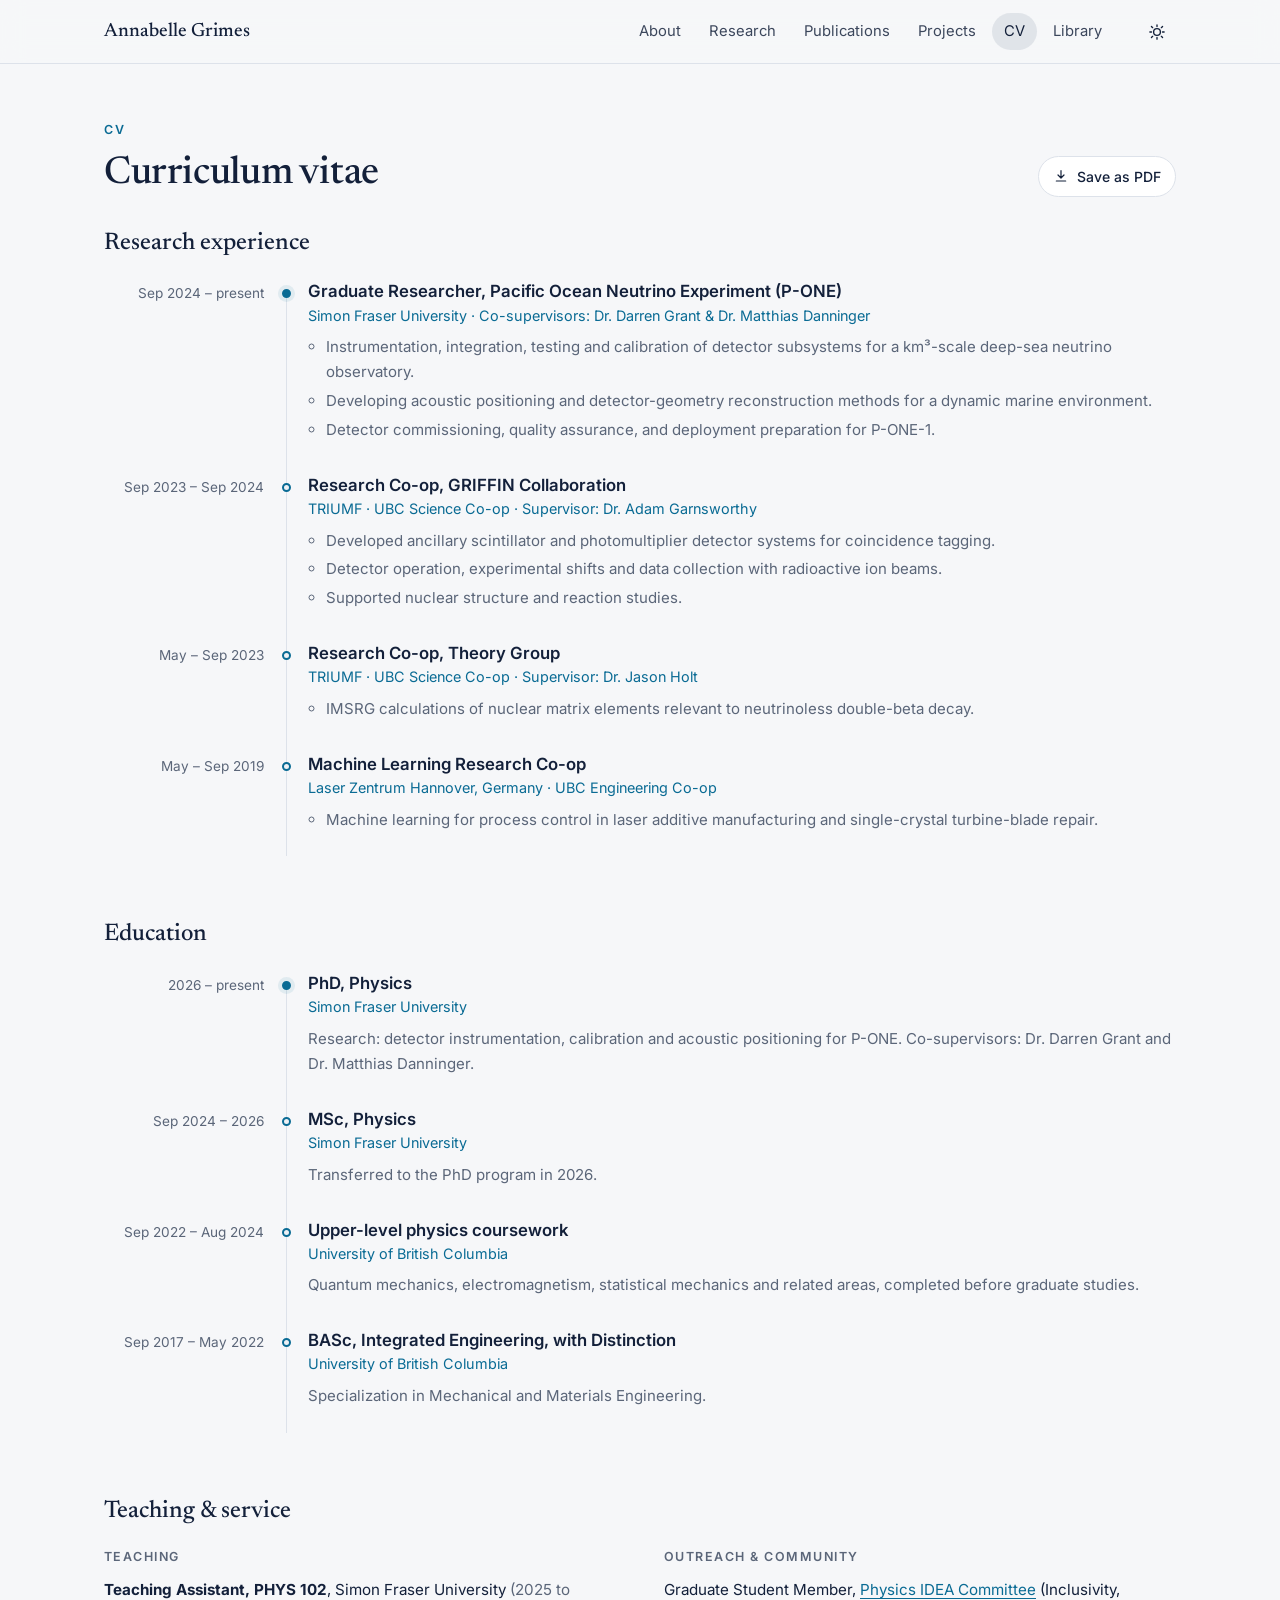
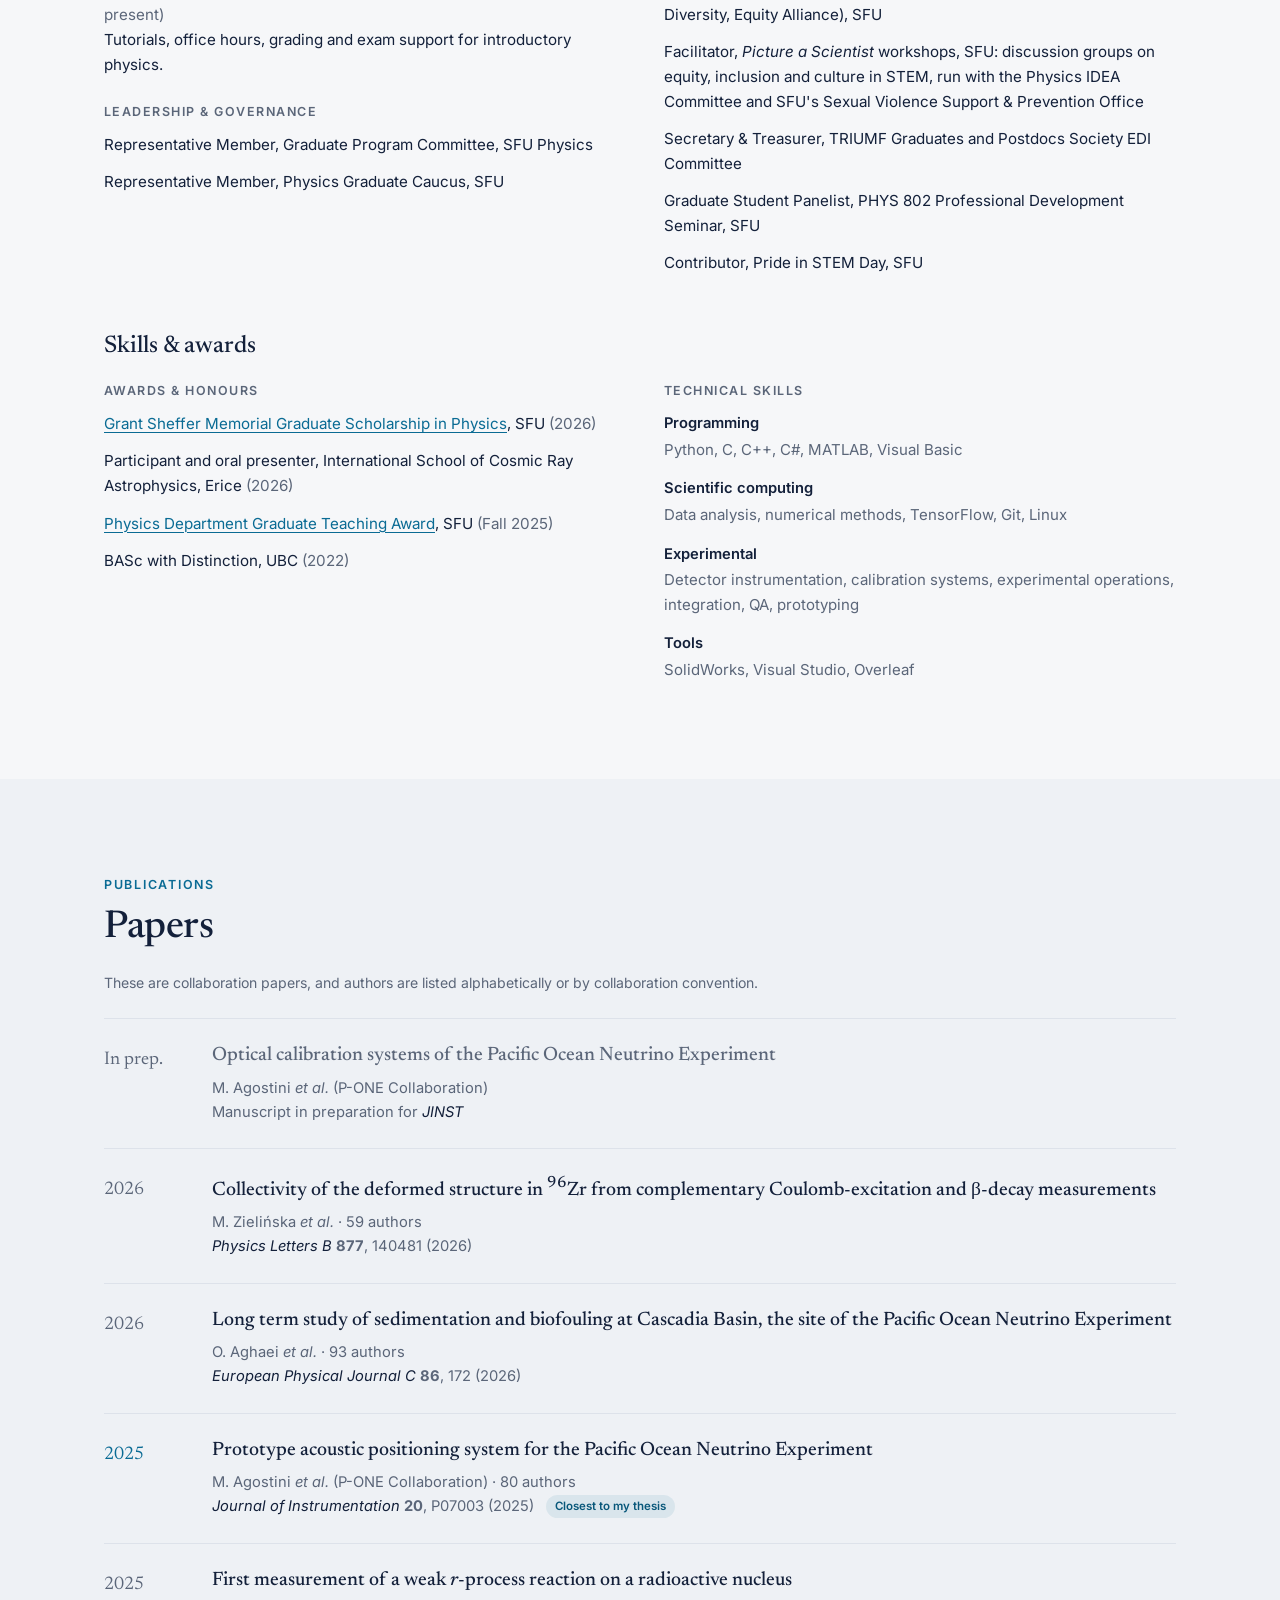
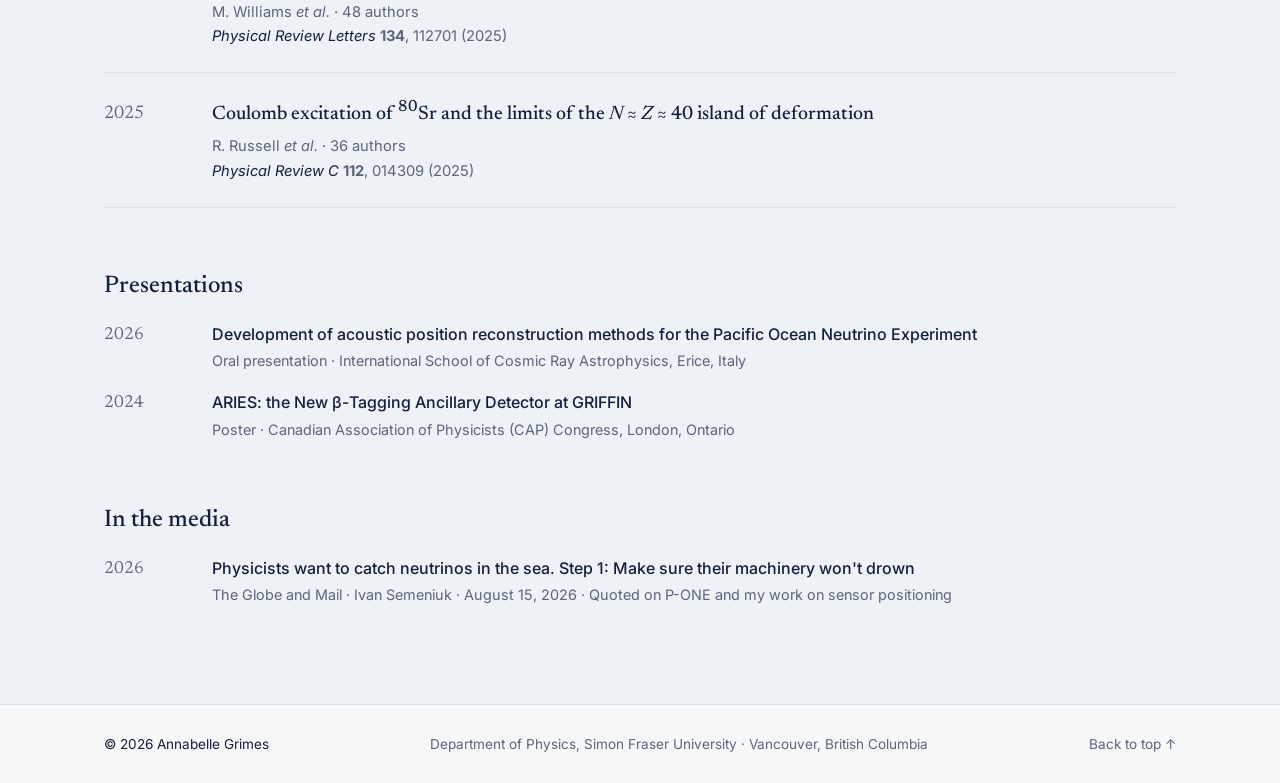
<file: cv/index.html>
<!doctype html>
<html lang="en">
<head>
  <meta charset="utf-8">
  <meta name="viewport" content="width=device-width, initial-scale=1">
  <title>CV — Annabelle Grimes</title>
  <meta name="description" content="Curriculum vitae of Annabelle Grimes, PhD candidate in physics at Simon Fraser University: research experience, education, teaching and service, skills, publications and presentations.">
  <meta name="author" content="Annabelle Grimes">
  <link rel="canonical" href="https://annabelle-grimes.com/cv/">
  <meta property="og:type" content="website">
  <meta property="og:title" content="CV — Annabelle Grimes">
  <meta property="og:description" content="Neutrino astronomy and detector instrumentation. PhD candidate at Simon Fraser University and member of the P-ONE Collaboration.">
  <meta property="og:url" content="https://annabelle-grimes.com/cv/">
  <meta property="og:image" content="https://annabelle-grimes.com/assets/annabelle-grimes-avatar.jpg">
  <meta name="theme-color" content="#06142a">
  <link rel="icon" href="../assets/favicon.svg" type="image/svg+xml">
  <link rel="preconnect" href="https://fonts.googleapis.com">
  <link rel="preconnect" href="https://fonts.gstatic.com" crossorigin>
  <link href="https://fonts.googleapis.com/css2?family=Inter:wght@400;500;600&family=Newsreader:opsz,wght@6..72,400;6..72,500;6..72,600&display=swap" rel="stylesheet">
  <link rel="stylesheet" href="../assets/style.css?v=20261108150000">
  <script>
    try { var t = localStorage.getItem('theme'); if (t) document.documentElement.setAttribute('data-theme', t); } catch (e) {}
  </script>
</head>
<body class="page-cv">
  <a class="skip" href="#main">Skip to content</a>

  <header class="nav nav--static" id="top">
    <div class="nav__inner">
      <a class="nav__brand" href="../">Annabelle Grimes</a>
      <nav aria-label="Primary">
        <ul class="nav__links" id="nav-links">
          <li><a href="../#about">About</a></li>
          <li><a href="../#research">Research</a></li>
          <li><a href="../#publications">Publications</a></li>
          <li><a href="../#projects">Projects</a></li>
          <li><a href="./" class="is-current" aria-current="page">CV</a></li>
          <li><a href="../library/">Library</a></li>
        </ul>
      </nav>
      <div class="nav__tools">
        <button class="icon-btn" id="theme-toggle" type="button" aria-label="Toggle dark mode">
          <svg class="i-sun" viewBox="0 0 24 24" width="18" height="18" aria-hidden="true"><circle cx="12" cy="12" r="4.5" fill="none" stroke="currentColor" stroke-width="1.8"/><path d="M12 2.5v2.2M12 19.3v2.2M4.6 4.6l1.6 1.6M17.8 17.8l1.6 1.6M2.5 12h2.2M19.3 12h2.2M4.6 19.4l1.6-1.6M17.8 6.2l1.6-1.6" stroke="currentColor" stroke-width="1.8" stroke-linecap="round"/></svg>
          <svg class="i-moon" viewBox="0 0 24 24" width="18" height="18" aria-hidden="true"><path d="M20 14.5A8 8 0 1 1 9.5 4a6.5 6.5 0 0 0 10.5 10.5Z" fill="none" stroke="currentColor" stroke-width="1.8" stroke-linejoin="round"/></svg>
        </button>
        <button class="icon-btn nav__menu" id="menu-toggle" type="button" aria-label="Open menu" aria-expanded="false" aria-controls="nav-links">
          <svg viewBox="0 0 24 24" width="20" height="20" aria-hidden="true"><path d="M4 7h16M4 12h16M4 17h16" stroke="currentColor" stroke-width="1.8" stroke-linecap="round"/></svg>
        </button>
      </div>
    </div>
  </header>

  <main id="main">
    <!-- ============ CV ============ -->
    <section class="section cv-page" id="cv" aria-labelledby="cv-title">
      <div class="wrap">
        <p class="kicker">CV</p>
        <div class="section__head">
          <h2 id="cv-title">Curriculum vitae</h2>
          <button class="btn btn--ghost btn--sm" id="print-cv" type="button">
            <svg viewBox="0 0 24 24" width="16" height="16" aria-hidden="true"><path d="M12 4v11m0 0-4.5-4.5M12 15l4.5-4.5M5 19.5h14" fill="none" stroke="currentColor" stroke-width="1.8" stroke-linecap="round" stroke-linejoin="round"/></svg>
            Save as PDF
          </button>
        </div>


        <div class="cv-print-head" aria-hidden="true">
          <strong>Annabelle Grimes</strong> PhD Candidate, Department of Physics, Simon Fraser University &middot; annabelle-grimes.com
        </div>

        <div class="panel" id="panel-exp">
          <h3 class="panel__print-title">Research experience</h3>
          <ol class="timeline">
            <li>
              <div class="tl__when">Sep 2024 &ndash; present</div>
              <div class="tl__what">
                <h4>Graduate Researcher, Pacific Ocean Neutrino Experiment (P-ONE)</h4>
                <p class="tl__org">Simon Fraser University &middot; Co-supervisors: Dr. Darren Grant &amp; Dr. Matthias Danninger</p>
                <ul>
                  <li>Instrumentation, integration, testing and calibration of detector subsystems for a km&sup3;-scale deep-sea neutrino observatory.</li>
                  <li>Developing acoustic positioning and detector-geometry reconstruction methods for a dynamic marine environment.</li>
                  <li>Detector commissioning, quality assurance, and deployment preparation for P-ONE-1.</li>
                </ul>
              </div>
            </li>
            <li>
              <div class="tl__when">Sep 2023 &ndash; Sep 2024</div>
              <div class="tl__what">
                <h4>Research Co-op, GRIFFIN Collaboration</h4>
                <p class="tl__org">TRIUMF &middot; UBC Science Co-op &middot; Supervisor: Dr. Adam Garnsworthy</p>
                <ul>
                  <li>Developed ancillary scintillator and photomultiplier detector systems for coincidence tagging.</li>
                  <li>Detector operation, experimental shifts and data collection with radioactive ion beams.</li>
                  <li>Supported nuclear structure and reaction studies.</li>
                </ul>
              </div>
            </li>
            <li>
              <div class="tl__when">May &ndash; Sep 2023</div>
              <div class="tl__what">
                <h4>Research Co-op, Theory Group</h4>
                <p class="tl__org">TRIUMF &middot; UBC Science Co-op &middot; Supervisor: Dr. Jason Holt</p>
                <ul>
                  <li>IMSRG calculations of nuclear matrix elements relevant to neutrinoless double-beta decay.</li>
                </ul>
              </div>
            </li>
            <li>
              <div class="tl__when">May &ndash; Sep 2019</div>
              <div class="tl__what">
                <h4>Machine Learning Research Co-op</h4>
                <p class="tl__org">Laser Zentrum Hannover, Germany &middot; UBC Engineering Co-op</p>
                <ul>
                  <li>Machine learning for process control in laser additive manufacturing and single-crystal turbine-blade repair.</li>
                </ul>
              </div>
            </li>
          </ol>
        </div>

        <div class="panel" id="panel-edu">
          <h3 class="panel__print-title">Education</h3>
          <ol class="timeline">
            <li>
              <div class="tl__when">2026 &ndash; present</div>
              <div class="tl__what">
                <h4>PhD, Physics</h4>
                <p class="tl__org">Simon Fraser University</p>
                <p>Research: detector instrumentation, calibration and acoustic positioning for P-ONE. Co-supervisors: Dr. Darren Grant and Dr. Matthias Danninger.</p>
              </div>
            </li>
            <li>
              <div class="tl__when">Sep 2024 &ndash; 2026</div>
              <div class="tl__what">
                <h4>MSc, Physics</h4>
                <p class="tl__org">Simon Fraser University</p>
                <p>Transferred to the PhD program in 2026.</p>
              </div>
            </li>
            <li>
              <div class="tl__when">Sep 2022 &ndash; Aug 2024</div>
              <div class="tl__what">
                <h4>Upper-level physics coursework</h4>
                <p class="tl__org">University of British Columbia</p>
                <p>Quantum mechanics, electromagnetism, statistical mechanics and related areas, completed before graduate studies.</p>
              </div>
            </li>
            <li>
              <div class="tl__when">Sep 2017 &ndash; May 2022</div>
              <div class="tl__what">
                <h4>BASc, Integrated Engineering, with Distinction</h4>
                <p class="tl__org">University of British Columbia</p>
                <p>Specialization in Mechanical and Materials Engineering.</p>
              </div>
            </li>
          </ol>
        </div>

        <div class="panel" id="panel-svc">
          <h3 class="panel__print-title">Teaching &amp; service</h3>
          <div class="cols">
            <div>
              <h4 class="mini">Teaching</h4>
              <ul class="plain">
                <li><strong>Teaching Assistant, PHYS 102</strong>, Simon Fraser University <span class="muted">(2025 to present)</span><br>
                  Tutorials, office hours, grading and exam support for introductory physics.</li>
              </ul>
              <h4 class="mini">Leadership &amp; governance</h4>
              <ul class="plain">
                <li>Representative Member, Graduate Program Committee, SFU Physics</li>
                <li>Representative Member, Physics Graduate Caucus, SFU</li>
              </ul>
            </div>
            <div>
              <h4 class="mini">Outreach &amp; community</h4>
              <ul class="plain">
                <li>Graduate Student Member, <a href="https://www.sfu.ca/physics/idea/IDEA_Committee.html" target="_blank" rel="noopener">Physics IDEA Committee</a> (Inclusivity, Diversity, Equity Alliance), SFU</li>
                <li>Facilitator, <em>Picture a Scientist</em> workshops, SFU: discussion groups on equity, inclusion and culture in STEM, run with the Physics IDEA Committee and SFU's Sexual Violence Support &amp; Prevention Office</li>
                <li>Secretary &amp; Treasurer, TRIUMF Graduates and Postdocs Society EDI Committee</li>
                <li>Graduate Student Panelist, PHYS 802 Professional Development Seminar, SFU</li>
                <li>Contributor, Pride in STEM Day, SFU</li>
              </ul>
            </div>
          </div>
        </div>

        <div class="panel" id="panel-skl">
          <h3 class="panel__print-title">Skills &amp; awards</h3>
          <div class="cols">
            <div>
              <h4 class="mini">Awards &amp; honours</h4>
              <ul class="plain">
                <li><a href="https://www.sfu.ca/gradstudies/awards-funding/internal-donor-funded/phys.html#sheffer" target="_blank" rel="noopener">Grant Sheffer Memorial Graduate Scholarship in Physics</a>, SFU <span class="muted">(2026)</span></li>
                <li>Participant and oral presenter, International School of Cosmic Ray Astrophysics, Erice <span class="muted">(2026)</span></li>
                <li><a href="https://www.sfu.ca/physics/graduate/AwardsandScholarships.html" target="_blank" rel="noopener">Physics Department Graduate Teaching Award</a>, SFU <span class="muted">(Fall 2025)</span></li>
                <li>BASc with Distinction, UBC <span class="muted">(2022)</span></li>
              </ul>
            </div>
            <div>
              <h4 class="mini">Technical skills</h4>
              <dl class="skills">
                <div><dt>Programming</dt><dd>Python, C, C++, C#, MATLAB, Visual Basic</dd></div>
                <div><dt>Scientific computing</dt><dd>Data analysis, numerical methods, TensorFlow, Git, Linux</dd></div>
                <div><dt>Experimental</dt><dd>Detector instrumentation, calibration systems, experimental operations, integration, QA, prototyping</dd></div>
                <div><dt>Tools</dt><dd>SolidWorks, Visual Studio, Overleaf</dd></div>
              </dl>
            </div>
          </div>
        </div>
      </div>
    </section>

    <!-- ============ PUBLICATIONS ============ -->
    <section class="section section--alt" id="publications" aria-labelledby="pubs-title">
      <div class="wrap">
        <p class="kicker">Publications</p>
        <div class="section__head">
          <h2 id="pubs-title">Papers</h2>
        </div>
        <p class="note">These are collaboration papers, and authors are listed alphabetically or by collaboration convention.</p>

        <ol class="pubs" id="pub-list">
          <li class="pub pub--prep" data-topic="neutrino" data-year="2026">
            <div class="pub__year">In prep.</div>
            <div class="pub__body">
              <h3 class="pub__title">Optical calibration systems of the Pacific Ocean Neutrino Experiment</h3>
              <p class="pub__authors">M. Agostini <em>et al.</em> (P-ONE Collaboration)</p>
              <p class="pub__venue">Manuscript in preparation for <em>JINST</em></p>
            </div>
          </li>

          <li class="pub" data-topic="nuclear" data-year="2026" data-key="Zielinska:2026ego">
            <div class="pub__year">2026</div>
            <div class="pub__body">
              <h3 class="pub__title">Collectivity of the deformed structure in <sup>96</sup>Zr from complementary Coulomb-excitation and &beta;-decay measurements</h3>
              <p class="pub__authors">M. Zieli&nacute;ska <em>et al.</em> &middot; 59 authors</p>
              <p class="pub__venue"><em>Physics Letters B</em> <strong>877</strong>, 140481 (2026)</p>
            </div>
          </li>

          <li class="pub" id="pub-epjc2026" data-topic="neutrino" data-year="2026" data-key="Aghaei:2025cvt">
            <div class="pub__year">2026</div>
            <div class="pub__body">
              <h3 class="pub__title">Long term study of sedimentation and biofouling at Cascadia Basin, the site of the Pacific Ocean Neutrino Experiment</h3>
              <p class="pub__authors">O. Aghaei <em>et al.</em> &middot; 93 authors</p>
              <p class="pub__venue"><em>European Physical Journal C</em> <strong>86</strong>, 172 (2026)</p>
            </div>
          </li>

          <li class="pub pub--key" id="pub-jinst2025" data-topic="neutrino" data-year="2025" data-key="P-ONE:2025nre">
            <div class="pub__year">2025</div>
            <div class="pub__body">
              <h3 class="pub__title">Prototype acoustic positioning system for the Pacific Ocean Neutrino Experiment</h3>
              <p class="pub__authors">M. Agostini <em>et al.</em> (P-ONE Collaboration) &middot; 80 authors</p>
              <p class="pub__venue"><em>Journal of Instrumentation</em> <strong>20</strong>, P07003 (2025) <span class="flag">Closest to my thesis</span></p>
            </div>
          </li>

          <li class="pub" data-topic="nuclear" data-year="2025" data-key="Williams:2025yrp">
            <div class="pub__year">2025</div>
            <div class="pub__body">
              <h3 class="pub__title">First measurement of a weak <i>r</i>-process reaction on a radioactive nucleus</h3>
              <p class="pub__authors">M. Williams <em>et al.</em> &middot; 48 authors</p>
              <p class="pub__venue"><em>Physical Review Letters</em> <strong>134</strong>, 112701 (2025)</p>
            </div>
          </li>

          <li class="pub" data-topic="nuclear" data-year="2025" data-key="Russell:2024gxd">
            <div class="pub__year">2025</div>
            <div class="pub__body">
              <h3 class="pub__title">Coulomb excitation of <sup>80</sup>Sr and the limits of the <i>N</i>&nbsp;&asymp;&nbsp;<i>Z</i>&nbsp;&asymp;&nbsp;40 island of deformation</h3>
              <p class="pub__authors">R. Russell <em>et al.</em> &middot; 36 authors</p>
              <p class="pub__venue"><em>Physical Review C</em> <strong>112</strong>, 014309 (2025)</p>
            </div>
          </li>
        </ol>

        <h3 class="subhead">Presentations</h3>
        <ul class="talks">
          <li>
            <span class="talks__year">2026</span>
            <div><strong>Development of acoustic position reconstruction methods for the Pacific Ocean Neutrino Experiment</strong>
              <span class="muted">Oral presentation &middot; International School of Cosmic Ray Astrophysics, Erice, Italy</span></div>
          </li>
          <li>
            <span class="talks__year">2024</span>
            <div><strong>ARIES: the New &beta;-Tagging Ancillary Detector at GRIFFIN</strong>
              <span class="muted">Poster &middot; Canadian Association of Physicists (CAP) Congress, London, Ontario</span></div>
          </li>
        </ul>

        <h3 class="subhead">In the media</h3>
        <ul class="talks">
          <li>
            <span class="talks__year">2026</span>
            <div><strong><a href="https://www.theglobeandmail.com/canada/science/article-what-are-neutrinos-particles-pacific-ocean/" target="_blank" rel="noopener">Physicists want to catch neutrinos in the sea. Step 1: Make sure their machinery won't drown</a></strong>
              <span class="muted">The Globe and Mail &middot; Ivan Semeniuk &middot; August 15, 2026 &middot; Quoted on P-ONE and my work on sensor positioning</span></div>
          </li>
        </ul>
      </div>
    </section>

  </main>

  <footer class="footer">
    <div class="wrap footer__inner">
      <span>&copy; <span id="year">2026</span> Annabelle Grimes</span>
      <span class="muted">Department of Physics, Simon Fraser University &middot; Vancouver, British Columbia</span>
      <a href="#top" class="muted">Back to top &uarr;</a>
    </div>
  </footer>

  <div class="toast" id="toast" role="status" aria-live="polite"></div>
  <script src="../assets/main.js?v=20261105163318" defer></script>
</body>
</html>
</file>
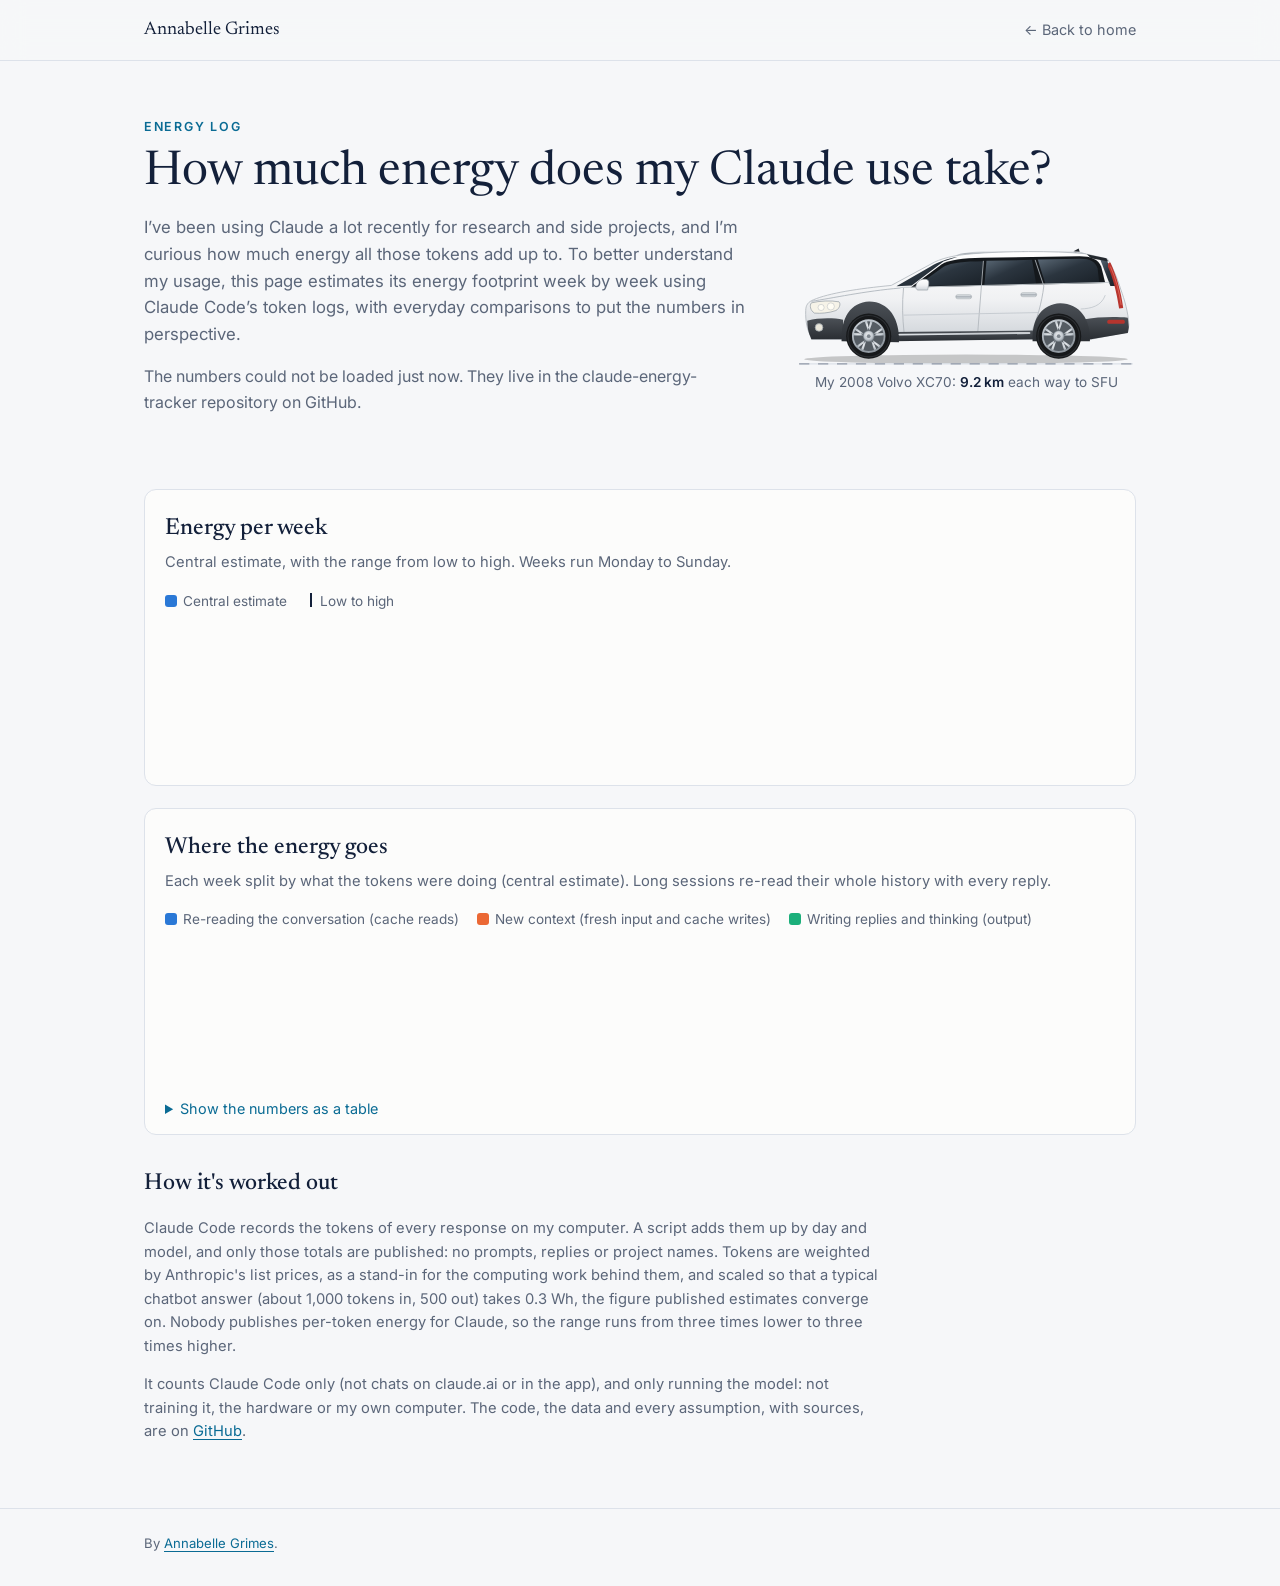
<file: energy/index.html>
<!doctype html>
<html lang="en">
<head>
  <meta charset="utf-8">
  <meta name="viewport" content="width=device-width, initial-scale=1">
  <title>My Claude Energy</title>
  <meta name="description" content="How much energy my use of Claude takes, week by week, estimated from the tokens Claude Code logs, and what that compares to.">
  <meta name="author" content="Annabelle Grimes">
  <link rel="canonical" href="https://annabelle-grimes.com/energy/">
  <meta property="og:title" content="My Claude Energy">
  <meta property="og:description" content="How much energy my use of Claude takes, week by week.">
  <link rel="icon" href="../assets/favicon.svg" type="image/svg+xml">
  <script>
    try { var t = localStorage.getItem('theme'); if (t) document.documentElement.setAttribute('data-theme', t); } catch (e) {}
  </script>
  <link rel="preconnect" href="https://fonts.googleapis.com">
  <link rel="preconnect" href="https://fonts.gstatic.com" crossorigin>
  <link href="https://fonts.googleapis.com/css2?family=Inter:wght@400;500;600;700&family=Newsreader:opsz,wght@6..72,400;6..72,500&display=swap" rel="stylesheet">
  <style>
    /* Colours by role; dark mode is its own set of steps (the same hues, validated against the dark surface) */
    :root {
      color-scheme: light;
      --page: #f6f7f9; --surface-1: #fcfcfb; --line: #dde2ea; --grid: #e8eaee;
      --text-primary: #13203a; --text-secondary: #5b6679; --accent: #0a6b94;
      --series-1: #2a78d6; --series-2: #eb6834; --series-3: #1baf7a; --range: #13203a;
      --serif: "Newsreader", Georgia, serif; --sans: "Inter", system-ui, -apple-system, "Segoe UI", sans-serif;
    }
    @media (prefers-color-scheme: dark) {
      :root:where(:not([data-theme="light"])) {
        color-scheme: dark;
        --page: #0a111e; --surface-1: #1a1a19; --line: #2e3442; --grid: #2a2d33;
        --text-primary: #f0efec; --text-secondary: #c3c2b7; --accent: #5cc8ee;
        --series-1: #3987e5; --series-2: #d95926; --series-3: #199e70; --range: #f0efec;
      }
    }
    :root[data-theme="dark"] {
      color-scheme: dark;
      --page: #0a111e; --surface-1: #1a1a19; --line: #2e3442; --grid: #2a2d33;
      --text-primary: #f0efec; --text-secondary: #c3c2b7; --accent: #5cc8ee;
      --series-1: #3987e5; --series-2: #d95926; --series-3: #199e70; --range: #f0efec;
    }
    *, *::before, *::after { box-sizing: border-box; }
    body { margin: 0; background: var(--page); color: var(--text-primary); font-family: var(--sans); font-size: 16px; line-height: 1.6; -webkit-font-smoothing: antialiased; overflow-x: hidden; }
    a { color: var(--accent); text-underline-offset: 3px; }
    :focus-visible { outline: 2px solid var(--accent); outline-offset: 3px; border-radius: 4px; }
    .skip { position: absolute; left: -999px; top: 8px; z-index: 100; background: var(--surface-1); padding: 8px 14px; border-radius: 8px; }
    .skip:focus { left: 16px; }
    .container { width: 100%; max-width: 1040px; margin: 0 auto; padding: 0 24px; }
    @media (max-width: 600px) { .container { padding: 0 16px; } }
    .bar { position: sticky; top: 0; z-index: 40; background: color-mix(in srgb, var(--page) 88%, transparent); backdrop-filter: blur(12px); -webkit-backdrop-filter: blur(12px); border-bottom: 1px solid var(--line); }
    .bar__inner { max-width: 1040px; margin: 0 auto; padding: 0 24px; height: 60px; display: flex; align-items: center; justify-content: space-between; gap: 16px; }
    .bar__home { font-family: var(--serif); font-size: 1.15rem; color: var(--text-primary); text-decoration: none; }
    .bar__back { font-size: .9rem; color: var(--text-secondary); text-decoration: none; }
    @media (max-width: 600px) { .bar__inner { padding: 0 16px; } }

    .intro { padding: 56px 0 8px; display: grid; grid-template-columns: minmax(0, 1fr) 340px; gap: 0 48px; align-items: center; }
    .intro__head { grid-column: 1 / -1; }
    .car { margin: 0 0 6px; }
    .car svg { display: block; width: 100%; height: auto; }
    .car figcaption { margin-top: 2px; text-align: center; font-size: .85rem; color: var(--text-secondary); }
    .car figcaption b { color: var(--text-primary); font-weight: 600; }
    @media (max-width: 860px) { .intro { grid-template-columns: 1fr; } .car { max-width: 300px; } }
    .eyebrow { margin: 0 0 10px; font-size: .78rem; letter-spacing: .14em; text-transform: uppercase; font-weight: 600; color: var(--accent); }
    h1 { margin: 0 0 14px; font-family: var(--serif); font-weight: 400; font-size: clamp(2rem, 4.6vw, 3rem); line-height: 1.1; }
    .lede { max-width: 44rem; margin: 0 0 8px; font-size: 1.05rem; color: var(--text-secondary); }
    h2 { margin: 0 0 4px; font-family: var(--serif); font-weight: 500; font-size: 1.45rem; }
    .sub { margin: 0 0 16px; color: var(--text-secondary); font-size: .92rem; }

    .tiles { display: grid; grid-template-columns: repeat(3, minmax(0, 1fr)); gap: 14px; margin: 28px 0 8px; }
    .tile { background: var(--surface-1); border: 1px solid var(--line); border-radius: 12px; padding: 16px 18px; }
    .tile__label { margin: 0; font-size: .85rem; color: var(--text-secondary); }
    .tile__value { margin: 2px 0; font-size: 2rem; font-weight: 600; letter-spacing: -.01em; font-variant-numeric: tabular-nums; }
    .tile__range { margin: 0; font-size: .82rem; color: var(--text-secondary); font-variant-numeric: tabular-nums; }
    .tile__like { margin: 8px 0 0; font-size: .88rem; }
    .tile__like--more { margin-top: 2px; color: var(--text-secondary); }
    @media (max-width: 700px) { .tiles { grid-template-columns: 1fr; } }

    .panel { background: var(--surface-1); border: 1px solid var(--line); border-radius: 12px; padding: 20px 20px 14px; margin: 22px 0; position: relative; }
    .legend { display: flex; flex-wrap: wrap; gap: 6px 18px; margin: 0 0 8px; padding: 0; list-style: none; font-size: .85rem; color: var(--text-secondary); }
    .legend i { display: inline-block; width: 12px; height: 12px; border-radius: 3px; margin-right: 6px; vertical-align: -1px; }
    .legend .rng { width: 2px; height: 14px; border-radius: 0; background: var(--range); margin: 0 8px 0 5px; }
    .chart { width: 100%; height: auto; display: block; overflow: visible; }
    .chart text { fill: var(--text-secondary); font-family: var(--sans); font-size: 12px; }
    .chart .gridline { stroke: var(--grid); stroke-width: 1; }
    .chart .baseline { stroke: var(--text-secondary); stroke-width: 1; }
    .chart .hit { fill: transparent; cursor: default; }
    .chart .col.is-on .hit { fill: var(--text-primary); opacity: .05; }
    .chart .whisker { stroke: var(--range); stroke-width: 1.5; }
    .chart .label { fill: var(--text-primary); font-weight: 600; }
    .tip { position: absolute; z-index: 5; pointer-events: none; min-width: 210px; max-width: 280px; padding: 10px 12px; border-radius: 8px;
      background: var(--surface-1); border: 1px solid var(--line); box-shadow: 0 8px 24px rgba(0, 0, 0, .18); font-size: .85rem; line-height: 1.45; opacity: 0; transition: opacity .12s; }
    .tip.is-on { opacity: 1; }
    .tip b { font-weight: 600; }
    .tip .row { display: flex; justify-content: space-between; gap: 12px; font-variant-numeric: tabular-nums; }
    .tip .row span:first-child { color: var(--text-secondary); }
    .tip .sw { display: inline-block; width: 9px; height: 9px; border-radius: 2px; margin-right: 6px; }
    .tip .muted { color: var(--text-secondary); }

    details.table { margin: 8px 0 0; }
    details.table summary { cursor: pointer; color: var(--accent); font-size: .9rem; }
    table { width: 100%; border-collapse: collapse; margin-top: 10px; font-size: .88rem; font-variant-numeric: tabular-nums; }
    th, td { text-align: right; padding: 6px 8px; border-bottom: 1px solid var(--line); }
    th:first-child, td:first-child { text-align: left; }
    th { font-weight: 600; color: var(--text-secondary); }
    .table-wrap { overflow-x: auto; }

    .notes { max-width: 46rem; margin: 30px 0 64px; color: var(--text-secondary); font-size: .92rem; }
    .notes h2 { color: var(--text-primary); }
    .foot { border-top: 1px solid var(--line); padding: 24px 0 32px; font-size: .82rem; color: var(--text-secondary); }
    .status { color: var(--text-secondary); }
    @media (prefers-reduced-motion: reduce) { .tip { transition: none; } }
  </style>
</head>
<body>
  <a class="skip" href="#main">Skip to content</a>
  <header class="bar">
    <div class="bar__inner">
      <a class="bar__home" href="../">Annabelle Grimes</a>
      <a class="bar__back" href="../">&larr; Back to home</a>
    </div>
  </header>

  <main id="main" class="container">
    <section class="intro">
      <div class="intro__head">
        <p class="eyebrow">Energy log</p>
        <h1>How much energy does my Claude use take?</h1>
      </div>
      <div class="intro__text">
        <p class="lede">I&rsquo;ve been using Claude a lot recently for research and side projects, and I&rsquo;m curious how much energy all those
          tokens add up to. To better understand my usage, this page estimates its energy footprint week by week using Claude Code&rsquo;s
          token logs, with everyday comparisons to put the numbers in perspective.</p>
        <p class="lede" id="commute"></p>
        <p class="status" id="status">Loading the latest numbers&hellip;</p>
      </div>
      <!-- my car, the yardstick: a 2008 Volvo XC70 in profile, front to the left, with the trip to SFU under it -->
      <figure class="car" aria-label="My car, a white 2008 Volvo XC70">
        <svg viewBox="36 44 664 244" role="img" aria-hidden="true">
          <defs>
            <linearGradient id="car-body" x1="0" y1="0" x2="0" y2="1"><stop offset="0" stop-color="#ffffff"/><stop offset=".55" stop-color="#f0f1f3"/><stop offset="1" stop-color="#cfd4d9"/></linearGradient>
            <linearGradient id="car-glass" x1="0" y1="0" x2="1" y2="1"><stop offset="0" stop-color="#5a6875"/><stop offset=".45" stop-color="#2b353f"/><stop offset="1" stop-color="#1a2128"/></linearGradient>
            <linearGradient id="car-clad" x1="0" y1="0" x2="0" y2="1"><stop offset="0" stop-color="#4b5056"/><stop offset="1" stop-color="#2a2e33"/></linearGradient>
            <linearGradient id="car-chrome" x1="0" y1="0" x2="0" y2="1"><stop offset="0" stop-color="#f4f6f8"/><stop offset=".5" stop-color="#a8afb6"/><stop offset="1" stop-color="#e3e7ea"/></linearGradient>
            <radialGradient id="car-rim" cx=".45" cy=".4" r=".62"><stop offset="0" stop-color="#f2f4f6"/><stop offset=".65" stop-color="#c0c7ce"/><stop offset="1" stop-color="#8a929a"/></radialGradient>
            <path id="car-spoke" d="M-1 -9 L -8 -29 L -3.4 -30 L 2 -9 Z M1 -9 L 8 -29 L 3.4 -30 L -2 -9 Z"/>
            <g id="car-wheel">
              <circle r="44" fill="#16181a"/><circle r="40.5" fill="none" stroke="#2c2f33" stroke-width="2"/>
              <circle r="31" fill="#555c63"/>
              <g fill="url(#car-rim)">
                <use href="#car-spoke"/><use href="#car-spoke" transform="rotate(72)"/><use href="#car-spoke" transform="rotate(144)"/><use href="#car-spoke" transform="rotate(216)"/><use href="#car-spoke" transform="rotate(288)"/>
              </g>
              <circle r="31" fill="none" stroke="url(#car-rim)" stroke-width="3.5"/><circle r="10.5" fill="url(#car-rim)" stroke="#7d858d" stroke-width="1"/><circle r="3.6" fill="#7d858d"/>
            </g>
          </defs>
          <ellipse cx="368" cy="267" rx="316" ry="9" fill="#000" opacity=".2"/>
          <!-- roof rail, along the long flat roof -->
          <path d="M350 66 C 372 59 410 57 450 56.5 L 556 55.5 C 576 55.5 590 58 600 63" fill="none" stroke="url(#car-chrome)" stroke-width="5" stroke-linecap="round"/>
          <path d="M366 63 v 5 M 480 56 v 6 M 582 57 v 6" stroke="#9aa1a8" stroke-width="3.5"/>
          <!-- body: bonnet sloping down to the left, raked windscreen, long roof, roof spoiler, tail -->
          <path d="M66 224 C 58 212 54 192 55 172 C 55 161 60 155 70 151 C 100 138 158 129 222 123 L 298 82 C 318 70 344 64 382 61 C 440 56 540 55 600 61 L 644 71 C 654 86 664 110 670 130 C 678 152 685 176 686 200 L 684 214 L 612 228 L 66 228 Z" fill="url(#car-body)" stroke="#b1b7bd" stroke-width="1.6" stroke-linejoin="round"/>
          <path d="M578 56 L 588 51 L 590 57" fill="#23282e"/>
          <!-- the windscreen at a slant, a slim pillar, then the greenhouse: black surround, three side windows -->
          <path d="M232 124.5 L 299 86 C 314 77 330 71 352 67 L 324 76 L 262 123 Z" fill="url(#car-glass)"/>
          <path d="M260 127 L 320 82 C 334 73 362 70 400 69 L 590 66 C 612 66 626 72 632 86 L 640 118 Z" fill="#14181c"/>
          <path d="M272 124 L 325 86 C 340 78 366 76 401 75.5 L 397 122 Z" fill="url(#car-glass)"/>
          <path d="M408 75 L 497 73 L 505 120 L 404 122 Z" fill="url(#car-glass)"/>
          <path d="M508 72.5 L 592 71 C 610 71 621 77 625 90 L 628 117 L 523 119.5 Z" fill="url(#car-glass)"/>
          <!-- rear screen, seen edge on past the tail gate -->
          <path d="M630 72 L 643 74 L 664 124 L 650 124 Z" fill="url(#car-glass)"/>
          <!-- spoiler over the tail gate -->
          <path d="M604 62 L 642 70 L 646 76 L 612 70 Z" fill="#23282e"/>
          <path d="M240 127 L 648 117" stroke="#c6ccd1" stroke-width="1.8"/>
          <!-- bonnet shut line, door lines, body crease -->
          <path d="M66 154 C 106 148 170 134 240 128" fill="none" stroke="#aeb5bb" stroke-width="1.7"/>
          <path d="M246 128 C 243 158 244 188 247 214 M 402 75 L 391 214 M 503 73 L 520 124 C 516 158 506 190 497 212" fill="none" stroke="#b1b7bd" stroke-width="1.7"/>
          <path d="M246 181 L 510 176" stroke="#c2c8ce" stroke-width="1.7"/>
          <path d="M592 169 C 612 168 632 164 640 142" fill="none" stroke="#c2c8ce" stroke-width="1.7"/>
          <!-- door handles and the mirror -->
          <rect x="348" y="141" width="31" height="8" rx="4" fill="url(#car-chrome)" stroke="#9aa1a8"/><rect x="475" y="137" width="31" height="8" rx="4" fill="url(#car-chrome)" stroke="#9aa1a8"/>
          <path d="M270 126 C 271 115 279 110 290 111 C 295 112 296 116 295 122 L 293 132 L 274 132 C 271 131 270 129 270 126 Z" fill="url(#car-body)" stroke="#969da4" stroke-width="1.3"/>
          <!-- headlight, tail light -->
          <path d="M66 157 C 82 153 104 152 120 155 C 124 159 121 168 114 172 C 100 177 84 178 72 177 C 64 172 62 162 66 157 Z" fill="#f6f3e8" stroke="#8f979f" stroke-width="1.3"/>
          <circle cx="104" cy="164" r="7" fill="#fffdf4" stroke="#b4b9be"/><circle cx="85" cy="166" r="6" fill="#fffdf4" stroke="#b4b9be"/>
          <path d="M646 79 L 650 78 C 661 102 671 134 675 167 L 667 168 C 662 136 655 108 645 86 Z" fill="#b8352e"/>
          <path d="M650 86 C 660 108 667 134 671 161" fill="none" stroke="#ef7a6d" stroke-width="1.6" opacity=".8"/>
          <!-- dark lower cladding: bumpers, sill, wheel-arch flares -->
          <path d="M58 192 C 80 186 108 186 128 190 L 128 228 L 66 228 C 60 216 58 204 58 192 Z" fill="url(#car-clad)"/>
          <path d="M226 214 L 503 211 L 503 228 L 226 232 Z" fill="url(#car-clad)"/>
          <path d="M594 190 C 628 184 660 184 684 186 L 686 204 L 684 216 L 612 228 L 594 228 Z" fill="url(#car-clad)"/>
          <path d="M125 232 C 123 186 143 156 179 154.5 C 217 155 239 188 237 234 Z" fill="url(#car-clad)"/>
          <path d="M498 232 C 496 188 516 160 552 158 C 590 158 612 190 610 232 Z" fill="url(#car-clad)"/>
          <!-- the silver scuff strip on the sill, fog lamp and rear reflector -->
          <path d="M238 219 L 492 216" stroke="url(#car-chrome)" stroke-width="3.5" stroke-linecap="round"/>
          <circle cx="81" cy="205" r="7.5" fill="#e9e6da" stroke="#9aa1a8" stroke-width="1.5"/>
          <rect x="644" y="190" width="34" height="8" rx="3" fill="#b5352e"/>
          <use href="#car-wheel" x="178" y="222"/>
          <use href="#car-wheel" x="549" y="222"/>
          <!-- the road to SFU -->
          <path d="M42 276 H 694" stroke="var(--line)" stroke-width="2.6"/>
          <path d="M42 276 H 694" stroke="var(--text-secondary)" stroke-width="2.6" stroke-dasharray="20 17" opacity=".6"/>
        </svg>
        <figcaption>My 2008 Volvo XC70: <b>9.2&nbsp;km</b> each way to SFU</figcaption>
      </figure>
    </section>

    <section class="tiles" id="tiles" aria-label="Headline numbers"></section>

    <section class="panel" aria-labelledby="h-week">
      <h2 id="h-week">Energy per week</h2>
      <p class="sub">Central estimate, with the range from low to high. Weeks run Monday to Sunday.</p>
      <ul class="legend"><li><i style="background:var(--series-1)"></i>Central estimate</li><li><i class="rng"></i>Low to high</li></ul>
      <svg class="chart" id="c-week" role="img" aria-labelledby="h-week"></svg>
      <div class="tip" id="tip-week" role="status"></div>
    </section>

    <section class="panel" aria-labelledby="h-type">
      <h2 id="h-type">Where the energy goes</h2>
      <p class="sub">Each week split by what the tokens were doing (central estimate). Long sessions re-read their whole history with every reply.</p>
      <ul class="legend">
        <li><i style="background:var(--series-1)"></i>Re-reading the conversation (cache reads)</li>
        <li><i style="background:var(--series-2)"></i>New context (fresh input and cache writes)</li>
        <li><i style="background:var(--series-3)"></i>Writing replies and thinking (output)</li>
      </ul>
      <svg class="chart" id="c-type" role="img" aria-labelledby="h-type"></svg>
      <div class="tip" id="tip-type" role="status"></div>
      <details class="table">
        <summary>Show the numbers as a table</summary>
        <div class="table-wrap"><table id="t-weeks"></table></div>
      </details>
    </section>

    <section class="notes">
      <h2>How it's worked out</h2>
      <p>Claude Code records the tokens of every response on my computer. A script adds them up by day and model, and only those totals
        are published: no prompts, replies or project names. Tokens are weighted by Anthropic's list prices, as a stand-in for the
        computing work behind them, and scaled so that a typical chatbot answer (about 1,000 tokens in, 500 out) takes 0.3&nbsp;Wh, the
        figure published estimates converge on. Nobody publishes per-token energy for Claude, so the range runs from three times lower to three times higher.</p>
      <p>It counts Claude Code only (not chats on claude.ai or in the app), and only running the model: not training it, the hardware
        or my own computer. The code, the data and every assumption, with sources, are on
        <a href="https://github.com/annabellegrimes/claude-energy-tracker">GitHub</a>.</p>
    </section>
  </main>

  <footer class="foot">
    <div class="container"><span>By <a href="../">Annabelle Grimes</a>.</span> <span id="updated"></span></div>
  </footer>

  <script>
  (function () {
    'use strict';
    var DATA = 'https://raw.githubusercontent.com/annabellegrimes/claude-energy-tracker/main/data/weekly.json';
    var $ = function (s) { return document.querySelector(s); };
    var NS = 'http://www.w3.org/2000/svg';
    function el(tag, attrs, parent) { var e = document.createElementNS(NS, tag); for (var k in attrs) e.setAttribute(k, attrs[k]); if (parent) parent.appendChild(e); return e; }
    function kwh(wh) { return wh >= 1000 ? (wh / 1000).toLocaleString('en-GB', { maximumFractionDigits: wh >= 10000 ? 1 : 2 }) + ' kWh' : Math.round(wh).toLocaleString('en-GB') + ' Wh'; }
    function day(iso) { return new Date(iso + 'T12:00:00').toLocaleDateString('en-GB', { day: 'numeric', month: 'short' }); }
    function plusDays(iso, n) { var d = new Date(iso + 'T12:00:00'); d.setDate(d.getDate() + n); return d.toISOString().slice(0, 10); }
    function niceMax(v) { var p = Math.pow(10, Math.floor(Math.log10(v))); var m = [1, 2, 2.5, 5, 10].find(function (s) { return s * p >= v; }); return m * p; }
    var COMP = [];
    function likes(wh, n) {   // everyday things at friendly multiples
      return COMP.map(function (c) { var x = wh / c.wh; return { c: c, x: x, d: Math.abs(Math.log10(x) - 1.3) }; })
        .filter(function (o) { return o.x >= 1 && o.x <= 2000; }).sort(function (a, b) { return a.d - b.d; }).slice(0, n)
        .map(function (o) { return (o.x >= 10 ? Math.round(o.x) : o.x.toFixed(1)) + ' × ' + o.c.name; });
    }

    // A bar chart of weeks: one value per week, or stacked parts; a hover tooltip per week.
    function chart(svg, tipEl, weeks, parts, tipHtml) {
      var W = 960, H = 300, L = 64, R = 12, T = 14, B = 34;
      svg.setAttribute('viewBox', '0 0 ' + W + ' ' + H);
      while (svg.firstChild) svg.removeChild(svg.firstChild);
      var top = niceMax(Math.max.apply(null, weeks.map(function (w) { return parts.whisker ? w.wh.high : parts.sum(w); })) * 1.05);
      var y = function (v) { return T + (H - T - B) * (1 - v / top); };
      for (var i = 0; i <= 4; i++) {
        var v = top * i / 4;
        el('line', { class: i ? 'gridline' : 'baseline', x1: L, x2: W - R, y1: y(v), y2: y(v) }, svg);
        el('text', { x: L - 8, y: y(v) + 4, 'text-anchor': 'end' }, svg).textContent = kwh(v);
      }
      var n = weeks.length, slot = (W - L - R) / n, bw = Math.min(56, slot * 0.6);
      var every = Math.ceil(n / 12);
      weeks.forEach(function (w, i) {
        var g = el('g', { class: 'col', tabindex: 0, role: 'img', 'aria-label': tipHtml(w).replace(/<[^>]+>/g, ' ').replace(/\s+/g, ' ') }, svg);
        var cx = L + slot * (i + 0.5), x0 = cx - bw / 2;
        el('rect', { class: 'hit', x: L + slot * i, y: T, width: slot, height: H - T - B }, g);
        var base = 0;
        parts.list.forEach(function (p, k) {
          var v = p.get(w); if (v <= 0) return;
          var y0 = y(base), y1 = y(base + v), last = k === parts.list.length - 1 || parts.list.slice(k + 1).every(function (q) { return q.get(w) <= 0; });
          var hgt = Math.max(0, y0 - y1 - (base > 0 ? 2 : 0));   // a 2px surface gap between stacked parts
          var r = last ? Math.min(4, bw / 2, hgt) : 0;            // rounded data-end on top only
          var yt = y1, yb = y1 + hgt;
          var d = 'M' + x0 + ',' + yb + 'V' + (yt + r) + 'Q' + x0 + ',' + yt + ' ' + (x0 + r) + ',' + yt + 'H' + (x0 + bw - r) +
                  'Q' + (x0 + bw) + ',' + yt + ' ' + (x0 + bw) + ',' + (yt + r) + 'V' + yb + 'Z';
          el('path', { d: d, fill: p.color }, g);
          base += v;
        });
        if (parts.whisker) {
          el('line', { class: 'whisker', x1: cx, x2: cx, y1: y(w.wh.low), y2: y(w.wh.high) }, g);
          el('line', { class: 'whisker', x1: cx - 5, x2: cx + 5, y1: y(w.wh.high), y2: y(w.wh.high) }, g);
          el('line', { class: 'whisker', x1: cx - 5, x2: cx + 5, y1: y(w.wh.low), y2: y(w.wh.low) }, g);
        }
        if (i % every === 0 || i === n - 1) el('text', { x: cx, y: H - 12, 'text-anchor': 'middle' }, svg).textContent = day(w.week);
        var show = function () {
          svg.querySelectorAll('.col.is-on').forEach(function (c) { c.classList.remove('is-on'); });
          g.classList.add('is-on');
          tipEl.innerHTML = tipHtml(w); tipEl.classList.add('is-on');
          var box = svg.getBoundingClientRect(), panel = svg.parentNode.getBoundingClientRect(), sx = box.width / W;
          var left = box.left - panel.left + (cx * sx) + 14, tw = tipEl.offsetWidth;
          if (left + tw > panel.width - 8) left = box.left - panel.left + cx * sx - tw - 14;
          tipEl.style.left = Math.max(8, left) + 'px';
          tipEl.style.top = (box.top - panel.top + y(parts.whisker ? w.wh.high : parts.sum(w)) * sx) + 'px';
        };
        var hide = function () { g.classList.remove('is-on'); tipEl.classList.remove('is-on'); };
        g.addEventListener('pointerenter', show); g.addEventListener('pointerleave', hide);
        g.addEventListener('focus', show); g.addEventListener('blur', hide);
      });
      // direct label on the latest week
      var lw = weeks[n - 1], lv = parts.whisker ? lw.wh.central : parts.sum(lw);
      el('text', { class: 'label', x: L + slot * (n - 0.5), y: y(parts.whisker ? lw.wh.high : lv) - 8, 'text-anchor': 'middle' }, svg).textContent = kwh(lv);
    }

    function newContext(w) { return w.wh_by_type.cache_write + w.wh_by_type.input; }

    fetch(DATA + '?t=' + Date.now(), { cache: 'no-store' }).then(function (r) { if (!r.ok) throw new Error(r.status); return r.json(); }).then(function (d) {
      COMP = d.comparisons;
      var weeks = d.weeks;
      $('#status').textContent = '';
      $('#updated').textContent = 'Last updated ' + new Date(d.updated + 'T12:00:00').toLocaleDateString('en-GB', { day: 'numeric', month: 'long', year: 'numeric' }) + '.';
      // headline tiles: this week (so far), last week, all time
      var total = { low: 0, central: 0, high: 0 };
      weeks.forEach(function (w) { total.low += w.wh.low; total.central += w.wh.central; total.high += w.wh.high; });
      var cur = weeks[weeks.length - 1], prev = weeks[weeks.length - 2];
      // my own yardstick: the round trip to SFU in my car
      var trip = d.commute, trips = function (wh) { var x = wh / trip.wh; return (x >= 10 ? Math.round(x) : x >= 1 ? x.toFixed(1) : x.toFixed(2)); };
      if (trip) $('#commute').innerHTML = 'For scale: a round trip to SFU in my 2008 Volvo XC70 (' + trip.km + '&nbsp;km, about ' +
        (trip.km * trip.l_per_100km / 100).toFixed(1) + '&nbsp;L of petrol) takes about <b>' + kwh(trip.wh) + '</b>.';
      var tile = function (label, wh, sub) {
        return '<article class="tile"><p class="tile__label">' + label + '</p><p class="tile__value">' + kwh(wh.central) + '</p>' +
          '<p class="tile__range">' + kwh(wh.low) + ' to ' + kwh(wh.high) + '</p>' +
          (trip ? '<p class="tile__like"><b>' + trips(wh.central) + '</b> of my drive to SFU and back</p>' : '') +
          '<p class="tile__like tile__like--more">About ' + likes(wh.central, 1)[0] + '</p>' + (sub || '') + '</article>';
      };
      $('#tiles').innerHTML = tile('Week of ' + day(cur.week) + (plusDays(cur.week, 6) >= d.updated ? ' (so far)' : ''), cur.wh) +
        (prev ? tile('Week of ' + day(prev.week), prev.wh) : '') +
        tile('All time, since ' + day(weeks[0].week), total);
      // energy per week, with range
      chart($('#c-week'), $('#tip-week'), weeks, {
        whisker: true, sum: function (w) { return w.wh.central; },
        list: [{ color: 'var(--series-1)', get: function (w) { return w.wh.central; } }]
      }, function (w) {
        return '<b>Week of ' + day(w.week) + '</b> <span class="muted">· ' + w.days_used + ' day' + (w.days_used === 1 ? '' : 's') + ' with use</span>' +
          '<div class="row"><span>Central</span><b>' + kwh(w.wh.central) + '</b></div>' +
          '<div class="row"><span>Low to high</span><span>' + kwh(w.wh.low) + ' to ' + kwh(w.wh.high) + '</span></div>' +
          '<div class="row"><span>Replies</span><span>' + w.responses.toLocaleString('en-GB') + '</span></div>' +
          (trip ? '<div class="row"><span>Drives to SFU and back</span><b>' + trips(w.wh.central) + '</b></div>' : '') +
          '<div style="margin-top:6px">About the same as:<br>' + likes(w.wh.central, 3).join('<br>') + '</div>';
      });
      // where it goes
      var TYPES = [
        { name: 'Re-reading the conversation', color: 'var(--series-1)', get: function (w) { return w.wh_by_type.cache_read; } },
        { name: 'New context', color: 'var(--series-2)', get: newContext },
        { name: 'Replies and thinking', color: 'var(--series-3)', get: function (w) { return w.wh_by_type.output; } }
      ];
      chart($('#c-type'), $('#tip-type'), weeks, {
        whisker: false, sum: function (w) { return TYPES.reduce(function (s, t) { return s + t.get(w); }, 0); }, list: TYPES
      }, function (w) {
        var s = TYPES.reduce(function (a, t) { return a + t.get(w); }, 0);
        return '<b>Week of ' + day(w.week) + '</b>' + TYPES.slice().reverse().map(function (t) {
          return '<div class="row"><span><i class="sw" style="background:' + t.color + '"></i>' + t.name + '</span><span>' + kwh(t.get(w)) + ' · ' + Math.round(100 * t.get(w) / s) + '%</span></div>';
        }).join('');
      });
      // the table view
      $('#t-weeks').innerHTML = '<thead><tr><th>Week of</th><th>Days used</th><th>Central</th><th>Low</th><th>High</th><th>Re-reading</th><th>New context</th><th>Replies</th></tr></thead><tbody>' +
        weeks.slice().reverse().map(function (w) {
          return '<tr><td>' + day(w.week) + '</td><td>' + w.days_used + '</td><td>' + kwh(w.wh.central) + '</td><td>' + kwh(w.wh.low) + '</td><td>' + kwh(w.wh.high) +
            '</td><td>' + kwh(w.wh_by_type.cache_read) + '</td><td>' + kwh(newContext(w)) + '</td><td>' + kwh(w.wh_by_type.output) + '</td></tr>';
        }).join('') + '</tbody>';
    }).catch(function () {
      $('#status').textContent = 'The numbers could not be loaded just now. They live in the claude-energy-tracker repository on GitHub.';
    });
  })();
  </script>
</body>
</html>
</file>
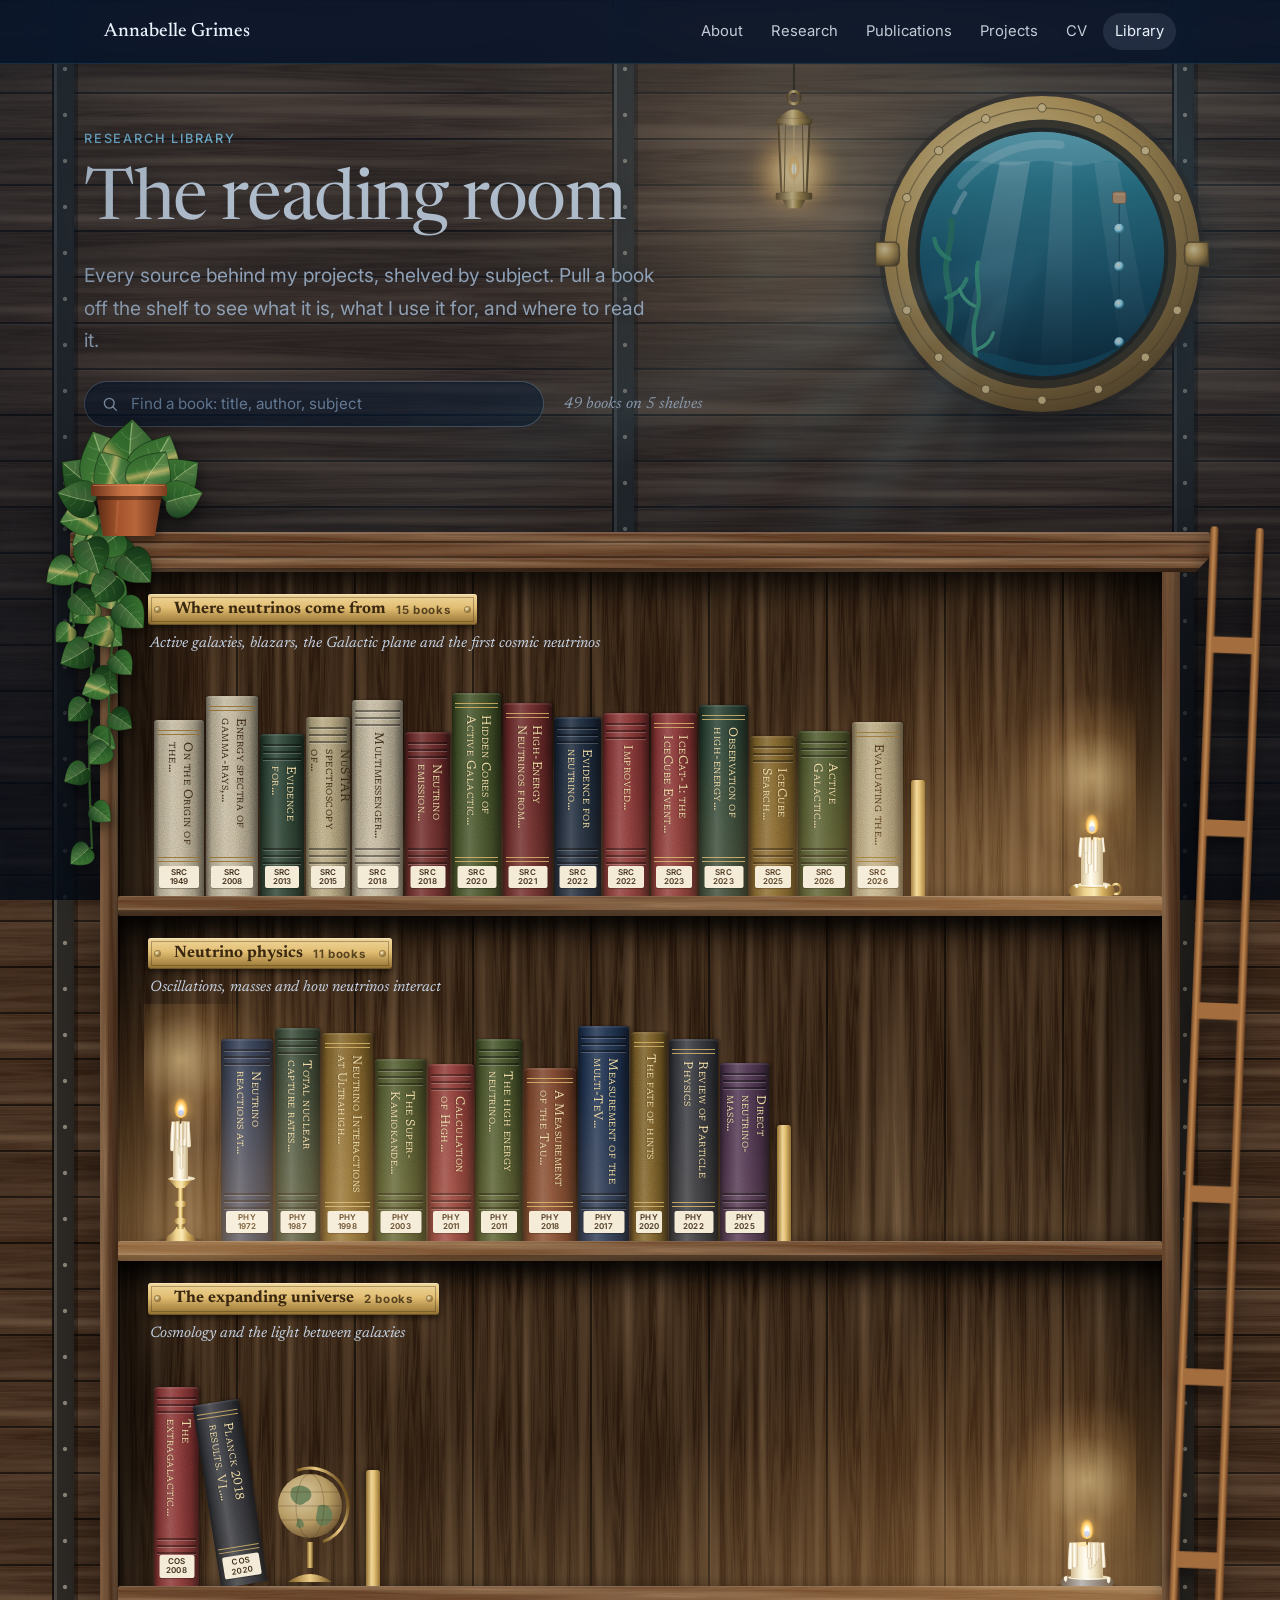
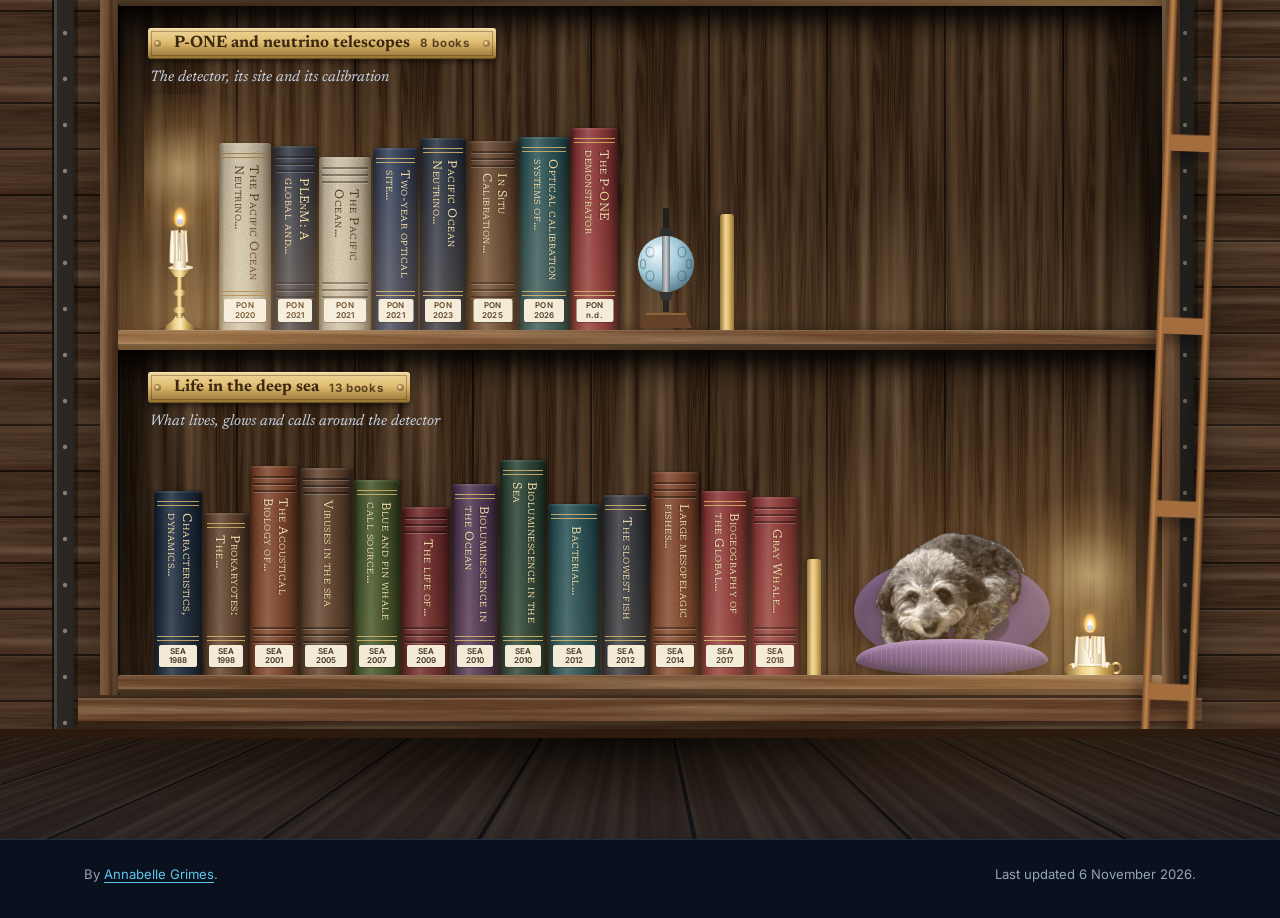
<file: library/index.html>
<!doctype html>
<html lang="en">
<head>
  <meta charset="utf-8">
  <meta name="viewport" content="width=device-width, initial-scale=1">
  <title>Research Library</title>
  <meta name="description" content="The sources behind Annabelle Grimes's research and science-communication projects, shelved by subject. Pull a book off the shelf to see what it is and where to read it.">
  <meta name="author" content="Annabelle Grimes">
  <link rel="canonical" href="https://annabelle-grimes.com/library/">
  <meta property="og:title" content="Research Library">
  <meta property="og:description" content="The sources behind my research, shelved by subject. Pull a book off the shelf to read about it.">
  <meta name="theme-color" content="#06142a">
  <link rel="icon" href="../assets/favicon.svg" type="image/svg+xml">
  <link rel="preconnect" href="https://fonts.googleapis.com">
  <link rel="preconnect" href="https://fonts.gstatic.com" crossorigin>
  <link href="https://fonts.googleapis.com/css2?family=Inter:wght@400;500;600;700&family=Newsreader:ital,opsz,wght@0,6..72,400;0,6..72,500;0,6..72,600;1,6..72,400&display=swap" rel="stylesheet">
  <link rel="stylesheet" href="library.css?v=20261107051500">
</head>
<body>
  <a class="skip" href="#main">Skip to content</a>
  <header class="nav" id="top">
    <div class="nav__inner">
      <a class="nav__brand" href="../">Annabelle Grimes</a>
      <nav aria-label="Primary">
        <ul class="nav__links" id="nav-links">
          <li><a href="../#about">About</a></li>
          <li><a href="../#research">Research</a></li>
          <li><a href="../#publications">Publications</a></li>
          <li><a href="../#projects">Projects</a></li>
          <li><a href="../cv/">CV</a></li>
          <li><a href="./" class="is-current" aria-current="page">Library</a></li>
        </ul>
      </nav>
      <button class="icon-btn nav__menu" id="menu-toggle" type="button" aria-label="Open menu" aria-expanded="false" aria-controls="nav-links">
        <svg viewBox="0 0 24 24" width="20" height="20" aria-hidden="true"><path d="M4 7h16M4 12h16M4 17h16" stroke="currentColor" stroke-width="1.8" stroke-linecap="round"/></svg>
      </button>
    </div>
  </header>

  <!-- daylight through the porthole: soft beams across the cabin, and the ripple of the water above -->
  <div class="daylight" aria-hidden="true"><i></i><i></i><i></i><i></i></div>
  <div class="caustics" aria-hidden="true"></div>

  <!-- shared paints for the candles drawn on the shelves -->
  <svg width="0" height="0" style="position:absolute" aria-hidden="true" focusable="false">
    <defs>
      <linearGradient id="cd-wax" x1="0" x2="1"><stop offset="0" stop-color="#b9a780"/><stop offset=".28" stop-color="#f3e8cd"/><stop offset=".45" stop-color="#fffaee"/><stop offset=".72" stop-color="#ecdfbf"/><stop offset="1" stop-color="#a99670"/></linearGradient>
      <linearGradient id="cd-drip" x1="0" x2="1"><stop offset="0" stop-color="#e8dab8"/><stop offset=".45" stop-color="#fffbf1"/><stop offset="1" stop-color="#ddcca6"/></linearGradient>
      <radialGradient id="cd-pool" cx=".5" cy=".5" r=".6"><stop offset="0" stop-color="#fff3cf"/><stop offset=".7" stop-color="#ffd98f"/><stop offset="1" stop-color="#e9c98a"/></radialGradient>
      <linearGradient id="cd-brass" x1="0" x2="1"><stop offset="0" stop-color="#5a3e15"/><stop offset=".35" stop-color="#e9c77d"/><stop offset=".55" stop-color="#f6dfa4"/><stop offset=".75" stop-color="#b8903f"/><stop offset="1" stop-color="#4f3712"/></linearGradient>
      <linearGradient id="cd-brass-top" x1="0" y1="0" x2="0" y2="1"><stop offset="0" stop-color="#fbe6b0"/><stop offset="1" stop-color="#b38a3c"/></linearGradient>
      <linearGradient id="cd-pewter" x1="0" x2="1"><stop offset="0" stop-color="#2c2f33"/><stop offset=".4" stop-color="#9aa1a9"/><stop offset=".6" stop-color="#727880"/><stop offset="1" stop-color="#26292d"/></linearGradient>
    </defs>
  </svg>

  <main id="main">
    <section class="intro">
      <!-- a brass porthole onto the sea: sunlit water, kelp, a passing fish, bubbles, and far off, a P-ONE line -->
      <figure class="porthole" aria-hidden="true">
        <svg viewBox="0 0 400 400">
          <defs>
            <radialGradient id="ph-brass" cx=".38" cy=".3" r=".8"><stop offset="0" stop-color="#f7dc9a"/><stop offset=".45" stop-color="#c99a45"/><stop offset=".8" stop-color="#8a6123"/><stop offset="1" stop-color="#5b3d12"/></radialGradient>
            <linearGradient id="ph-water" x1="0" y1="0" x2="0" y2="1"><stop offset="0" stop-color="#4fa3b2"/><stop offset=".25" stop-color="#22707f"/><stop offset=".62" stop-color="#0c3d50"/><stop offset="1" stop-color="#021721"/></linearGradient>
            <linearGradient id="ph-ray" x1="0" y1="0" x2="0" y2="1"><stop offset="0" stop-color="#fff" stop-opacity=".55"/><stop offset="1" stop-color="#fff" stop-opacity="0"/></linearGradient>
            <radialGradient id="ph-om" cx=".4" cy=".35" r=".7"><stop offset="0" stop-color="#fffbe0"/><stop offset=".5" stop-color="#9fe8ff"/><stop offset="1" stop-color="#2a8fa6" stop-opacity="0"/></radialGradient>
            <clipPath id="ph-glass"><circle cx="200" cy="200" r="146"/></clipPath>
          </defs>
          <circle cx="200" cy="200" r="194" fill="#2c1a0d" opacity=".55"/>
          <circle cx="200" cy="200" r="188" fill="url(#ph-brass)"/>
          <circle cx="200" cy="200" r="160" fill="#3b2710"/>
          <g clip-path="url(#ph-glass)">
            <rect x="40" y="40" width="320" height="320" fill="url(#ph-water)"/>
            <path class="ph-surface" d="M20 92 q 20 -6 40 0 t 40 0 t 40 0 t 40 0 t 40 0 t 40 0 t 40 0 t 40 0 t 40 0 t 40 0 V40 H20 Z" fill="#bfe8ea" opacity=".22"/>
            <g class="ph-rays" fill="url(#ph-ray)" opacity=".45">
              <path d="M150 90 L 186 90 L 140 360 L 96 360 Z"/>
              <path d="M214 90 L 236 90 L 236 360 L 196 360 Z" opacity=".7"/>
              <path d="M262 90 L 290 90 L 340 360 L 300 360 Z" opacity=".55"/>
            </g>
            <g class="ph-line">
              <line x1="292" y1="350" x2="292" y2="140" stroke="#0b3446" stroke-width="1.6" opacity=".7"/>
              <rect class="ph-float" x="284" y="126" width="16" height="14" rx="3" fill="#c8925c" stroke="#7a5230" stroke-width="1"/><path d="M286 129 h 12" stroke="#e8b882" stroke-width="1.2" opacity=".7"/>
              <circle cx="292" cy="170" r="6" fill="url(#ph-om)"/><circle cx="292" cy="215" r="6" fill="url(#ph-om)"/>
              <circle cx="292" cy="260" r="6" fill="url(#ph-om)"/><circle cx="292" cy="305" r="6" fill="url(#ph-om)"/>
            </g>
            <path d="M40 330 q 60 -26 120 -6 t 120 -8 t 80 10 V360 H40 Z" fill="#0a3a4c"/>
            <path d="M40 346 q 70 -14 150 -2 t 170 -4 V360 H40 Z" fill="#082e3c"/>
            <g class="ph-kelp ph-kelp--a"><path d="M86 360 C 76 310 100 280 88 236 C 80 206 96 186 92 160" fill="none" stroke="#1f6b4f" stroke-width="7" stroke-linecap="round"/>
              <path d="M90 300 q -18 -8 -22 -24 M 86 252 q 18 -6 24 -22 M 90 206 q -16 -8 -18 -24" fill="none" stroke="#2c8a62" stroke-width="5" stroke-linecap="round"/></g>
            <g class="ph-kelp ph-kelp--b"><path d="M120 360 C 128 326 112 300 122 270 C 130 246 118 230 124 210" fill="none" stroke="#2c8a62" stroke-width="5" stroke-linecap="round"/>
              <path d="M122 314 q 16 -6 20 -20 M 120 262 q -14 -6 -18 -20" fill="none" stroke="#3fa275" stroke-width="4" stroke-linecap="round"/></g>
            <g class="ph-bubbles" fill="none" stroke="#ecffff" stroke-width="1.4" opacity=".85">
              <circle cx="178" cy="330" r="4"/><circle cx="186" cy="330" r="2.5"/><circle cx="240" cy="330" r="3.2"/><circle cx="160" cy="330" r="2"/><circle cx="228" cy="330" r="2.2"/>
            </g>
            <path d="M104 118 A 130 130 0 0 1 222 70" fill="none" stroke="#fff" stroke-opacity=".2" stroke-width="10" stroke-linecap="round"/>
            <path d="M96 150 A 130 130 0 0 1 108 128" fill="none" stroke="#fff" stroke-opacity=".3" stroke-width="6" stroke-linecap="round"/>
          </g>
          <circle cx="200" cy="200" r="148" fill="none" stroke="#1f1407" stroke-width="5"/>
          <circle cx="200" cy="200" r="174" fill="none" stroke="#5b3d12" stroke-width="1.5" opacity=".6"/>
          <g fill="#ecca82" stroke="#5b3d12" stroke-width="1">
            <circle cx="374" cy="200" r="5"/><circle cx="361" cy="267" r="5"/><circle cx="323" cy="323" r="5"/><circle cx="267" cy="361" r="5"/><circle cx="200" cy="374" r="5"/><circle cx="133" cy="361" r="5"/><circle cx="77" cy="323" r="5"/><circle cx="39" cy="267" r="5"/><circle cx="26" cy="200" r="5"/><circle cx="39" cy="133" r="5"/><circle cx="77" cy="77" r="5"/><circle cx="133" cy="39" r="5"/><circle cx="200" cy="26" r="5"/><circle cx="267" cy="39" r="5"/><circle cx="323" cy="77" r="5"/><circle cx="361" cy="133" r="5"/>
          </g>
          <g fill="url(#ph-brass)" stroke="#5b3d12" stroke-width="1.5">
            <path d="M2 186 h 22 a 6 6 0 0 1 6 6 v 16 a 6 6 0 0 1 -6 6 h -22 Z"/><path d="M398 186 h -22 a 6 6 0 0 0 -6 6 v 16 a 6 6 0 0 0 6 6 h 22 Z"/>
          </g>
        </svg>
      </figure>

      <!-- a ship's lantern: brass cage, glass, a small flame -->
      <svg class="lantern" viewBox="0 0 120 240" aria-hidden="true">
        <defs>
          <linearGradient id="ln-brass" x1="0" x2="1"><stop offset="0" stop-color="#6b4a1c"/><stop offset=".45" stop-color="#f1d08a"/><stop offset=".65" stop-color="#b8903f"/><stop offset="1" stop-color="#5a3e15"/></linearGradient>
          <radialGradient id="ln-glow" cx=".5" cy=".55" r=".5"><stop offset="0" stop-color="#fff6d6"/><stop offset=".35" stop-color="#ffd27a"/><stop offset=".8" stop-color="#f5a742" stop-opacity=".35"/><stop offset="1" stop-color="#f5a742" stop-opacity="0"/></radialGradient>
          <filter id="ln-blur" x="-80%" y="-80%" width="260%" height="260%"><feGaussianBlur stdDeviation="14"/></filter>
        </defs>
        <circle class="lantern__halo" cx="60" cy="150" r="58" fill="url(#ln-glow)" filter="url(#ln-blur)"/>
        <path d="M60 0 V 40" stroke="#3a2a14" stroke-width="3"/>
        <circle cx="60" cy="48" r="9" fill="none" stroke="url(#ln-brass)" stroke-width="4"/>
        <path d="M38 78 Q 60 52 82 78 Z" fill="url(#ln-brass)"/>
        <rect x="34" y="78" width="52" height="8" rx="2" fill="url(#ln-brass)"/>
        <path d="M38 86 H 82 L 78 184 H 42 Z" fill="#ffe7a8" fill-opacity=".28" stroke="url(#ln-brass)" stroke-width="3"/>
        <ellipse class="lantern__flame" cx="60" cy="146" rx="9" ry="20" fill="url(#ln-glow)"/>
        <ellipse cx="60" cy="150" rx="3.5" ry="8" fill="#fffbe9"/>
        <path d="M60 86 V 184 M 48 86 L 46 184 M 72 86 L 74 184" stroke="url(#ln-brass)" stroke-width="1.6" opacity=".8"/>
        <rect x="34" y="184" width="52" height="10" rx="2" fill="url(#ln-brass)"/>
        <path d="M44 194 H 76 L 70 206 H 50 Z" fill="url(#ln-brass)"/>
      </svg>
      <div class="container">
        <p class="eyebrow">Research library</p>
        <h1>The reading room</h1>
        <p class="lede">Every source behind my projects, shelved by subject. Pull a book off the shelf to see what it is,
          what I use it for, and where to read it.</p>
        <div class="tools">
          <label class="find">
            <span class="sr-only">Find a book</span>
            <svg viewBox="0 0 24 24" width="18" height="18" aria-hidden="true"><circle cx="11" cy="11" r="6.5" fill="none" stroke="currentColor" stroke-width="1.8"/><path d="m16 16 4.5 4.5" stroke="currentColor" stroke-width="1.8" stroke-linecap="round"/></svg>
            <input type="search" id="find" placeholder="Find a book: title, author, subject" autocomplete="off">
          </label>
          <p class="count" id="count" aria-live="polite"></p>
        </div>
      </div>
    </section>

    <section class="room" aria-label="Bookcase">
      <div class="container">
        <div class="case">
          <div class="case__crown" aria-hidden="true"></div>
          <div class="bookcase" id="bookcase">
            <p class="loading">Unpacking the books&hellip;</p>
          </div>
          <div class="case__plinth" aria-hidden="true"></div>
          <!-- a golden pothos in a terracotta pot on top of the case, its vines trailing down the side -->
          <svg class="vines" viewBox="0 0 170 470" aria-hidden="true">
            <defs>
              <path id="pl-leaf" d="M0 0 C -10 -5 -21 1 -21 12 C -21 24 -10 33 0 42 C 10 33 21 24 21 12 C 21 1 10 -5 0 0 Z" stroke="rgba(8,26,8,.55)" stroke-width=".7"/>
              <path id="pl-sheen" d="M0 0 C -10 -5 -21 1 -21 12 C -21 24 -10 33 0 42 Z" fill="url(#pl-shine)"/>
              <g id="pl-veins" fill="none" stroke-linecap="round">
                <path d="M0 2 Q 1.5 20 0 39" stroke="rgba(214,232,170,.5)" stroke-width="1"/>
                <path d="M.5 10 Q -7 10 -13 14 M .5 10 Q 8 10 13 14 M 1 19 Q -6 20 -11 25 M 1 19 Q 7 20 11 25 M 1 28 Q -4 29 -7 33 M 1 28 Q 5 29 7 33" stroke="rgba(214,232,170,.22)" stroke-width=".6"/>
              </g>
              <linearGradient id="pl-a" x1="0" y1="0" x2="1" y2="1"><stop offset="0" stop-color="#16391a"/><stop offset=".5" stop-color="#2d6229"/><stop offset="1" stop-color="#46803a"/></linearGradient>
              <linearGradient id="pl-b" x1="1" y1="0" x2="0" y2="1"><stop offset="0" stop-color="#123015"/><stop offset=".6" stop-color="#265624"/><stop offset="1" stop-color="#3a7131"/></linearGradient>
              <linearGradient id="pl-c" x1="0" y1="0" x2="1" y2="1"><stop offset="0" stop-color="#1d4520"/><stop offset=".38" stop-color="#3a7232"/><stop offset=".48" stop-color="#a7a65a"/><stop offset=".56" stop-color="#3f7735"/><stop offset="1" stop-color="#2a5d27"/></linearGradient>
              <linearGradient id="pl-d" x1="1" y1="0" x2="0" y2="1"><stop offset="0" stop-color="#1a401c"/><stop offset=".3" stop-color="#9b9a52"/><stop offset=".42" stop-color="#346d2e"/><stop offset="1" stop-color="#22521f"/></linearGradient>
              <linearGradient id="pl-shine" x1="0" y1="0" x2="1" y2="0"><stop offset="0" stop-color="#fff" stop-opacity="0"/><stop offset="1" stop-color="#ffe9c0" stop-opacity=".14"/></linearGradient>
              <linearGradient id="pl-pot" x1="0" x2="1"><stop offset="0" stop-color="#5a2a14"/><stop offset=".35" stop-color="#a5552d"/><stop offset=".6" stop-color="#b8653a"/><stop offset="1" stop-color="#6a3219"/></linearGradient>
              <linearGradient id="pl-rim" x1="0" x2="1"><stop offset="0" stop-color="#6a3219"/><stop offset=".4" stop-color="#c47143"/><stop offset=".65" stop-color="#d07c4c"/><stop offset="1" stop-color="#7a3b1e"/></linearGradient>
            </defs>
            <g class="vines__trail" fill="none" stroke-linecap="round">
              <path d="M52 104 C 40 170 22 250 32 438" stroke="#2b4f24" stroke-width="2.2"/>
              <path d="M49.0 120.2 l -2.9 -0.5" stroke="#35602c" stroke-width="1.6"/>
              <g transform="translate(46.1 119.6) rotate(64.8) scale(0.90)"><use href="#pl-leaf" fill="url(#pl-c)"/><use href="#pl-sheen"/><use href="#pl-veins"/></g>
              <path d="M46.0 136.4 l 3.0 0.5" stroke="#35602c" stroke-width="1.6"/>
              <g transform="translate(49.0 136.9) rotate(-50.6) scale(0.87)"><use href="#pl-leaf" fill="url(#pl-b)"/><use href="#pl-sheen"/><use href="#pl-veins"/></g>
              <path d="M43.1 153.7 l -3.0 -0.5" stroke="#35602c" stroke-width="1.6"/>
              <g transform="translate(40.1 153.2) rotate(62.7) scale(0.81)"><use href="#pl-leaf" fill="url(#pl-d)"/><use href="#pl-sheen"/><use href="#pl-veins"/></g>
              <path d="M40.1 172.2 l 3.0 0.4" stroke="#35602c" stroke-width="1.6"/>
              <g transform="translate(43.1 172.7) rotate(-37.6) scale(0.84)"><use href="#pl-leaf" fill="url(#pl-c)"/><use href="#pl-sheen"/><use href="#pl-veins"/></g>
              <path d="M37.4 192.3 l -3.0 -0.4" stroke="#35602c" stroke-width="1.6"/>
              <g transform="translate(34.4 191.9) rotate(51.2) scale(0.77)"><use href="#pl-leaf" fill="url(#pl-d)"/><use href="#pl-sheen"/><use href="#pl-veins"/></g>
              <path d="M34.8 214.1 l 3.0 0.3" stroke="#35602c" stroke-width="1.6"/>
              <g transform="translate(37.8 214.4) rotate(-49.2) scale(0.78)"><use href="#pl-leaf" fill="url(#pl-c)"/><use href="#pl-sheen"/><use href="#pl-veins"/></g>
              <path d="M32.7 238.0 l -3.0 -0.2" stroke="#35602c" stroke-width="1.6"/>
              <g transform="translate(29.7 237.7) rotate(60.9) scale(0.80)"><use href="#pl-leaf" fill="url(#pl-b)"/><use href="#pl-sheen"/><use href="#pl-veins"/></g>
              <path d="M30.9 264.1 l 3.0 0.2" stroke="#35602c" stroke-width="1.6"/>
              <g transform="translate(33.9 264.3) rotate(-52.6) scale(0.73)"><use href="#pl-leaf" fill="url(#pl-b)"/><use href="#pl-sheen"/><use href="#pl-veins"/></g>
              <path d="M29.7 292.8 l -3.0 -0.1" stroke="#35602c" stroke-width="1.6"/>
              <g transform="translate(26.7 292.7) rotate(44.5) scale(0.62)"><use href="#pl-leaf" fill="url(#pl-b)"/><use href="#pl-sheen"/><use href="#pl-veins"/></g>
              <path d="M29.1 324.3 l 3.0 0.0" stroke="#35602c" stroke-width="1.6"/>
              <g transform="translate(32.1 324.3) rotate(-58.7) scale(0.66)"><use href="#pl-leaf" fill="url(#pl-a)"/><use href="#pl-sheen"/><use href="#pl-veins"/></g>
              <path d="M29.3 358.8 l -3.0 0.0" stroke="#35602c" stroke-width="1.6"/>
              <g transform="translate(26.3 358.8) rotate(59.7) scale(0.61)"><use href="#pl-leaf" fill="url(#pl-b)"/><use href="#pl-sheen"/><use href="#pl-veins"/></g>
              <path d="M30.2 396.6 l 3.0 -0.1" stroke="#35602c" stroke-width="1.6"/>
              <g transform="translate(33.2 396.5) rotate(-50.4) scale(0.55)"><use href="#pl-leaf" fill="url(#pl-a)"/><use href="#pl-sheen"/><use href="#pl-veins"/></g>
              <path d="M32.0 438.0 l -3.0 0.2" stroke="#35602c" stroke-width="1.6"/>
              <g transform="translate(29.0 438.2) rotate(49.0) scale(0.58)"><use href="#pl-leaf" fill="url(#pl-a)"/><use href="#pl-sheen"/><use href="#pl-veins"/></g>
              <path d="M64 108 C 64 170 44 240 50 336" stroke="#2b4f24" stroke-width="2.2"/>
              <path d="M63.6 123.0 l -3.0 -0.1" stroke="#35602c" stroke-width="1.6"/>
              <g transform="translate(60.6 122.9) rotate(56.8) scale(0.90)"><use href="#pl-leaf" fill="url(#pl-a)"/><use href="#pl-sheen"/><use href="#pl-veins"/></g>
              <path d="M62.1 145.3 l 3.0 0.3" stroke="#35602c" stroke-width="1.6"/>
              <g transform="translate(65.0 145.6) rotate(-43.7) scale(0.89)"><use href="#pl-leaf" fill="url(#pl-b)"/><use href="#pl-sheen"/><use href="#pl-veins"/></g>
              <path d="M59.6 168.5 l -3.0 -0.3" stroke="#35602c" stroke-width="1.6"/>
              <g transform="translate(56.6 168.2) rotate(49.3) scale(0.82)"><use href="#pl-leaf" fill="url(#pl-b)"/><use href="#pl-sheen"/><use href="#pl-veins"/></g>
              <path d="M56.7 192.8 l 3.0 0.4" stroke="#35602c" stroke-width="1.6"/>
              <g transform="translate(59.7 193.1) rotate(-43.9) scale(0.82)"><use href="#pl-leaf" fill="url(#pl-a)"/><use href="#pl-sheen"/><use href="#pl-veins"/></g>
              <path d="M53.7 218.3 l -3.0 -0.3" stroke="#35602c" stroke-width="1.6"/>
              <g transform="translate(50.8 218.0) rotate(69.2) scale(0.72)"><use href="#pl-leaf" fill="url(#pl-d)"/><use href="#pl-sheen"/><use href="#pl-veins"/></g>
              <path d="M51.2 245.2 l 3.0 0.2" stroke="#35602c" stroke-width="1.6"/>
              <g transform="translate(54.2 245.4) rotate(-42.0) scale(0.62)"><use href="#pl-leaf" fill="url(#pl-a)"/><use href="#pl-sheen"/><use href="#pl-veins"/></g>
              <path d="M49.4 273.7 l -3.0 -0.1" stroke="#35602c" stroke-width="1.6"/>
              <g transform="translate(46.4 273.5) rotate(65.9) scale(0.64)"><use href="#pl-leaf" fill="url(#pl-c)"/><use href="#pl-sheen"/><use href="#pl-veins"/></g>
              <path d="M48.9 303.9 l 3.0 -0.0" stroke="#35602c" stroke-width="1.6"/>
              <g transform="translate(51.9 303.9) rotate(-54.9) scale(0.59)"><use href="#pl-leaf" fill="url(#pl-b)"/><use href="#pl-sheen"/><use href="#pl-veins"/></g>
              <path d="M50.0 336.0 l -3.0 0.2" stroke="#35602c" stroke-width="1.6"/>
              <g transform="translate(47.0 336.2) rotate(44.4) scale(0.60)"><use href="#pl-leaf" fill="url(#pl-a)"/><use href="#pl-sheen"/><use href="#pl-veins"/></g>
              <path d="M44 100 C 20 128 6 168 14 216" stroke="#2b4f24" stroke-width="2.2"/>
              <path d="M38.4 106.9 l -2.4 -1.8" stroke="#35602c" stroke-width="1.6"/>
              <g transform="translate(36.0 105.2) rotate(79.1) scale(0.88)"><use href="#pl-leaf" fill="url(#pl-c)"/><use href="#pl-sheen"/><use href="#pl-veins"/></g>
              <path d="M24.9 129.4 l 2.7 1.3" stroke="#35602c" stroke-width="1.6"/>
              <g transform="translate(27.6 130.7) rotate(-19.2) scale(0.86)"><use href="#pl-leaf" fill="url(#pl-b)"/><use href="#pl-sheen"/><use href="#pl-veins"/></g>
              <path d="M15.8 155.2 l -2.9 -0.7" stroke="#35602c" stroke-width="1.6"/>
              <g transform="translate(12.8 154.5) rotate(55.9) scale(0.76)"><use href="#pl-leaf" fill="url(#pl-c)"/><use href="#pl-sheen"/><use href="#pl-veins"/></g>
              <path d="M11.8 184.2 l 3.0 0.1" stroke="#35602c" stroke-width="1.6"/>
              <g transform="translate(14.8 184.3) rotate(-44.0) scale(0.69)"><use href="#pl-leaf" fill="url(#pl-b)"/><use href="#pl-sheen"/><use href="#pl-veins"/></g>
              <path d="M14.0 216.0 l -3.0 0.5" stroke="#35602c" stroke-width="1.6"/>
              <g transform="translate(11.0 216.5) rotate(43.7) scale(0.52)"><use href="#pl-leaf" fill="url(#pl-d)"/><use href="#pl-sheen"/><use href="#pl-veins"/></g>
            </g>
            <g transform="translate(40.0 82.0) rotate(128.0) scale(1.15)"><use href="#pl-leaf" fill="url(#pl-b)"/><use href="#pl-sheen"/><use href="#pl-veins"/></g><g transform="translate(54.0 74.0) rotate(158.0) scale(1.35)"><use href="#pl-leaf" fill="url(#pl-c)"/><use href="#pl-sheen"/><use href="#pl-veins"/></g><g transform="translate(70.0 70.0) rotate(182.0) scale(1.45)"><use href="#pl-leaf" fill="url(#pl-d)"/><use href="#pl-sheen"/><use href="#pl-veins"/></g><g transform="translate(86.0 74.0) rotate(206.0) scale(1.30)"><use href="#pl-leaf" fill="url(#pl-c)"/><use href="#pl-sheen"/><use href="#pl-veins"/></g><g transform="translate(100.0 82.0) rotate(232.0) scale(1.15)"><use href="#pl-leaf" fill="url(#pl-a)"/><use href="#pl-sheen"/><use href="#pl-veins"/></g><g transform="translate(62.0 80.0) rotate(150.0) scale(1.05)"><use href="#pl-leaf" fill="url(#pl-c)"/><use href="#pl-sheen"/><use href="#pl-veins"/></g><g transform="translate(80.0 80.0) rotate(214.0) scale(1.10)"><use href="#pl-leaf" fill="url(#pl-c)"/><use href="#pl-sheen"/><use href="#pl-veins"/></g><g transform="translate(34.0 92.0) rotate(104.0) scale(0.90)"><use href="#pl-leaf" fill="url(#pl-b)"/><use href="#pl-sheen"/><use href="#pl-veins"/></g><g transform="translate(106.0 92.0) rotate(256.0) scale(0.90)"><use href="#pl-leaf" fill="url(#pl-a)"/><use href="#pl-sheen"/><use href="#pl-veins"/></g>
            <path d="M36 84 H 102 L 95 126 H 43 Z" fill="url(#pl-pot)"/>
            <path d="M36 84 H 102 L 101 90 H 37 Z" fill="#000" opacity=".35"/>
            <rect x="31" y="74" width="76" height="12" rx="2.5" fill="url(#pl-rim)"/>
            <path d="M33 75.5 H 105" stroke="#e59a68" stroke-width="1" opacity=".5"/>
            <path d="M58 92 L 56 122" stroke="#d58758" stroke-width="2.5" opacity=".25" stroke-linecap="round"/>
          </svg>
          <!-- a library ladder leaning on the bookcase -->
          <svg class="ladder" viewBox="0 0 90 1000" preserveAspectRatio="none" aria-hidden="true">
            <defs><linearGradient id="ld-wood" x1="0" x2="1"><stop offset="0" stop-color="#7a4b28"/><stop offset=".5" stop-color="#c08850"/><stop offset="1" stop-color="#6a3f20"/></linearGradient></defs>
            <rect x="6" y="0" width="12" height="1000" rx="3" fill="url(#ld-wood)"/><rect x="72" y="0" width="12" height="1000" rx="3" fill="url(#ld-wood)"/>
            <g fill="#a46d3e"><rect x="14" y="60" width="62" height="9" rx="2"/><rect x="14" y="160" width="62" height="9" rx="2"/><rect x="14" y="260" width="62" height="9" rx="2"/><rect x="14" y="360" width="62" height="9" rx="2"/><rect x="14" y="460" width="62" height="9" rx="2"/><rect x="14" y="560" width="62" height="9" rx="2"/><rect x="14" y="660" width="62" height="9" rx="2"/><rect x="14" y="760" width="62" height="9" rx="2"/><rect x="14" y="860" width="62" height="9" rx="2"/><rect x="14" y="960" width="62" height="9" rx="2"/></g>
          </svg>
        </div>
      </div>
      <div class="floorboards" aria-hidden="true"></div>
    </section>
  </main>

  <!-- the book taken off the shelf: an open book with the source's details on its pages -->
  <dialog class="reader" id="reader" aria-labelledby="r-title">
    <div class="open-book" id="open-book">
      <div class="page page--left">
        <p class="r-shelf" id="r-shelf"></p>
        <h2 class="r-title" id="r-title"></h2>
        <p class="r-authors" id="r-authors"></p>
        <p class="r-pub" id="r-pub"></p>
        <div class="card-pocket">
          <p class="card-pocket__label">Library card</p>
          <p class="card-pocket__call" id="r-call"></p>
          <button type="button" class="r-copy" id="r-copy">Copy citation</button>
        </div>
      </div>
      <div class="page page--right">
        <span class="ribbon" aria-hidden="true"></span>
        <h3>Why it&rsquo;s on the shelf</h3>
        <p class="r-note" id="r-note"></p>
        <h3>Where I use it</h3>
        <ul class="r-used" id="r-used"></ul>
        <h3>Read it</h3>
        <p class="r-links" id="r-links"></p>
        <div class="r-nav">
          <button type="button" id="r-prev" aria-label="Previous book on the shelf">&larr; Previous</button>
          <button type="button" id="r-next" aria-label="Next book on the shelf">Next &rarr;</button>
        </div>
      </div>
      <div class="cover" aria-hidden="true"><span class="cover__title" id="cover-title"></span></div>
    </div>
    <button type="button" class="r-close" id="r-close" aria-label="Put the book back">&times;</button>
  </dialog>

  <footer class="foot">
    <div class="container foot__inner">
      <span>By <a href="../">Annabelle Grimes</a>.</span>
      <span id="updated"></span>
    </div>
  </footer>

  <script src="library.js?v=20261107042000" defer></script>
</body>
</html>
</file>
<file: assets/style.css>
/* ==========================================================
   annabelle-grimes.com
   ========================================================== */

:root {
  --bg: #f6f7f9;
  --bg-alt: #eef1f5;
  --surface: #ffffff;
  --text: #13203a;
  --muted: #5b6679;
  --line: #dde2ea;
  --accent: #0a6b94;
  --accent-strong: #08577a;
  --accent-soft: rgba(10, 107, 148, 0.09);
  --live: #0f7d5c;
  --live-soft: rgba(15, 125, 92, 0.1);
  --shadow: 0 1px 2px rgba(19, 32, 58, 0.05), 0 4px 16px rgba(19, 32, 58, 0.06);
  --shadow-hover: 0 2px 4px rgba(19, 32, 58, 0.06), 0 12px 32px rgba(19, 32, 58, 0.1);
  --radius: 14px;
  --serif: "Newsreader", Georgia, "Times New Roman", serif;
  --sans: "Inter", system-ui, -apple-system, "Segoe UI", Roboto, sans-serif;
  --nav-h: 64px;
  color-scheme: light;
}

@media (prefers-color-scheme: dark) {
  :root:not([data-theme="light"]) {
    --bg: #0a111e;
    --bg-alt: #0d1626;
    --surface: #121c2e;
    --text: #e5ebf4;
    --muted: #97a3b6;
    --line: #223049;
    --accent: #5cc8ee;
    --accent-strong: #8ad8f3;
    --accent-soft: rgba(92, 200, 238, 0.1);
    --live: #4fd1a5;
    --live-soft: rgba(79, 209, 165, 0.12);
    --shadow: 0 1px 2px rgba(0, 0, 0, 0.3);
    --shadow-hover: 0 8px 28px rgba(0, 0, 0, 0.45);
    color-scheme: dark;
  }
}
:root[data-theme="dark"] {
  --bg: #0a111e;
  --bg-alt: #0d1626;
  --surface: #121c2e;
  --text: #e5ebf4;
  --muted: #97a3b6;
  --line: #223049;
  --accent: #5cc8ee;
  --accent-strong: #8ad8f3;
  --accent-soft: rgba(92, 200, 238, 0.1);
  --live: #4fd1a5;
  --live-soft: rgba(79, 209, 165, 0.12);
  --shadow: 0 1px 2px rgba(0, 0, 0, 0.3);
  --shadow-hover: 0 8px 28px rgba(0, 0, 0, 0.45);
  color-scheme: dark;
}

*, *::before, *::after { box-sizing: border-box; }
html { scroll-behavior: smooth; scroll-padding-top: calc(var(--nav-h) + 12px); -webkit-text-size-adjust: 100%; }
body {
  margin: 0;
  background: var(--bg);
  color: var(--text);
  font-family: var(--sans);
  font-size: 16px;
  line-height: 1.65;
  -webkit-font-smoothing: antialiased;
  overflow-x: hidden;
}
img, svg, canvas { display: block; }
a { color: var(--accent); text-decoration-thickness: 1px; text-underline-offset: 3px; }
a:hover { color: var(--accent-strong); }
button { font: inherit; color: inherit; }
:focus-visible { outline: 2px solid var(--accent); outline-offset: 3px; border-radius: 6px; }
h1, h2, h3, h4 { margin: 0; line-height: 1.2; font-weight: 500; }
h2 { font-family: var(--serif); font-size: clamp(1.75rem, 3.2vw, 2.4rem); letter-spacing: -0.01em; }
p { margin: 0 0 1em; }
.muted { color: var(--muted); }
.sr-only { position: absolute; width: 1px; height: 1px; overflow: hidden; clip: rect(0 0 0 0); white-space: nowrap; }
.skip { position: absolute; left: -999px; top: 8px; z-index: 100; background: var(--surface); padding: 8px 14px; border-radius: 8px; }
.skip:focus { left: 16px; }

.wrap { width: 100%; max-width: 1120px; margin: 0 auto; padding: 0 24px; }
@media (max-width: 600px) { .wrap { padding: 0 16px; } }

/* ---------- Nav ---------- */
.nav {
  position: fixed; inset: 0 0 auto 0; z-index: 50;
  height: var(--nav-h);
  transition: background-color .25s, border-color .25s, box-shadow .25s;
  border-bottom: 1px solid transparent;
  color: #e9f1fb;
}
.nav.is-solid {
  background: color-mix(in srgb, var(--bg) 88%, transparent);
  backdrop-filter: saturate(160%) blur(12px);
  -webkit-backdrop-filter: saturate(160%) blur(12px);
  border-bottom-color: var(--line);
  color: var(--text);
}
.nav__inner { max-width: 1120px; height: 100%; margin: 0 auto; padding: 0 24px; display: flex; align-items: center; gap: 24px; }
.nav__brand { font-family: var(--serif); font-size: 1.2rem; font-weight: 500; color: inherit; text-decoration: none; margin-right: auto; white-space: nowrap; }
.nav__brand:hover { color: inherit; }
.nav__links { display: flex; gap: 4px; list-style: none; margin: 0; padding: 0; }
.nav__links a { display: block; padding: 6px 12px; border-radius: 999px; color: inherit; text-decoration: none; font-size: .925rem; opacity: .82; transition: opacity .2s, background-color .2s; }
.nav__links a:hover { opacity: 1; background: rgba(127, 140, 160, .14); }
.nav__links a.is-current { opacity: 1; background: rgba(127, 140, 160, .18); }
.nav__tools { display: flex; gap: 6px; }
.icon-btn { display: grid; place-items: center; width: 38px; height: 38px; border: 0; border-radius: 999px; background: transparent; cursor: pointer; color: inherit; }
.icon-btn:hover { background: rgba(127, 140, 160, .16); }
.i-moon { display: none; }
:root[data-theme="dark"] .i-sun { display: none; }
:root[data-theme="dark"] .i-moon { display: block; }
@media (prefers-color-scheme: dark) {
  :root:not([data-theme="light"]) .i-sun { display: none; }
  :root:not([data-theme="light"]) .i-moon { display: block; }
}
.nav__menu { display: none; }

@media (max-width: 760px) {
  .nav__inner { padding: 0 16px; gap: 8px; }
  .nav__menu { display: grid; }
  .nav nav { position: absolute; top: var(--nav-h); left: 0; right: 0; }
  .nav__links {
    flex-direction: column; gap: 0; padding: 8px 16px 16px;
    background: var(--bg); color: var(--text); border-bottom: 1px solid var(--line);
    box-shadow: var(--shadow-hover);
    display: none;
  }
  .nav__links.is-open { display: flex; }
  .nav__links a { padding: 12px 8px; border-radius: 8px; font-size: 1rem; }
}

/* ---------- Hero ---------- */
.hero {
  position: relative;
  min-height: min(92vh, 860px);
  display: flex; align-items: center;
  padding: calc(var(--nav-h) + 48px) 0 96px;
  background: radial-gradient(120% 90% at 70% 0%, #0f3a63 0%, #071c36 45%, #030b17 100%);
  color: #eaf2fb;
  overflow: hidden;
  isolation: isolate;
}
.hero__canvas { position: absolute; inset: 0; width: 100%; height: 100%; z-index: -2; cursor: crosshair; }
.hero__shade {
  position: absolute; inset: 0; z-index: -1; pointer-events: none;
  background: linear-gradient(90deg, rgba(3, 11, 23, .82) 0%, rgba(3, 11, 23, .55) 42%, rgba(3, 11, 23, 0) 72%);
}
.hero__content { position: relative; pointer-events: none; }
.hero__content a, .hero__content button { pointer-events: auto; }
.eyebrow { font-size: .8rem; letter-spacing: .14em; text-transform: uppercase; color: #8fd6f2; margin-bottom: 18px; font-weight: 500; }
.hero h1 { font-family: var(--serif); font-weight: 400; font-size: clamp(2.8rem, 7vw, 5.2rem); letter-spacing: -0.02em; line-height: 1.02; margin-bottom: 24px; }
.hero__lede { max-width: 36rem; font-size: clamp(1.05rem, 1.6vw, 1.2rem); color: #c6d4e6; line-height: 1.7; }
.hero__lede strong { color: #fff; font-weight: 500; }
.hero__actions { display: flex; flex-wrap: wrap; gap: 12px; margin-top: 32px; }
.hero__hint {
  position: absolute; left: 50%; bottom: 22px; transform: translateX(-50%);
  margin: 0; font-size: .78rem; color: #8ea4bf; display: flex; align-items: center; gap: 8px;
  white-space: nowrap; pointer-events: none; transition: opacity .6s;
}
.hero__hint .dot { width: 6px; height: 6px; border-radius: 50%; background: #66d4f5; box-shadow: 0 0 10px #66d4f5; animation: pulse 2.4s ease-in-out infinite; }
@keyframes pulse { 50% { opacity: .35; } }
@media (max-width: 600px) {
  .hero { min-height: auto; padding: calc(var(--nav-h) + 40px) 0 88px; }
  .hero__shade { background: linear-gradient(180deg, rgba(3, 11, 23, .55), rgba(3, 11, 23, .72)); }
  .hero__hint { white-space: normal; text-align: center; width: calc(100% - 32px); justify-content: center; }
}

/* ---------- Buttons ---------- */
.btn {
  display: inline-flex; align-items: center; gap: 8px;
  padding: 11px 20px; border-radius: 999px;
  font-size: .95rem; font-weight: 500; text-decoration: none; cursor: pointer;
  border: 1px solid transparent; transition: transform .15s, background-color .2s, border-color .2s, color .2s;
}
.btn:hover { transform: translateY(-1px); }
.btn--primary { background: #5cc8ee; color: #04172b; }
.btn--primary:hover { background: #86d8f4; color: #04172b; }
.btn--ghost { border-color: rgba(200, 220, 240, .35); color: inherit; background: transparent; }
.hero .btn--ghost:hover { background: rgba(255, 255, 255, .08); color: #fff; }
.section .btn--ghost { border-color: var(--line); color: var(--text); background: var(--surface); }
.section .btn--ghost:hover { border-color: var(--accent); color: var(--accent); }
.btn--sm { padding: 8px 14px; font-size: .875rem; }

/* ---------- Sections ---------- */
.section { padding: 96px 0; }
.section--alt { background: var(--bg-alt); }
@media (max-width: 600px) { .section { padding: 64px 0; } }
.kicker { font-size: .78rem; letter-spacing: .14em; text-transform: uppercase; color: var(--accent); font-weight: 600; margin-bottom: 10px; }
.section__head { display: flex; align-items: flex-end; justify-content: space-between; gap: 20px 32px; flex-wrap: wrap; margin-bottom: 32px; }

/* reveal on scroll */
.reveal { opacity: 0; transform: translateY(14px); transition: opacity .7s ease, transform .7s ease; }
.reveal.is-in { opacity: 1; transform: none; }

/* ---------- About ---------- */
.about { display: grid; grid-template-columns: minmax(0, 1.55fr) minmax(0, 1fr); gap: 56px; align-items: start; }
.about h2 { margin-bottom: 24px; max-width: 22ch; }
.about__text p { font-size: 1.05rem; color: var(--text); max-width: 62ch; }
.about__block { margin-top: 26px; padding-left: 16px; border-left: 2px solid var(--line); }
.about__block p { margin: 0 0 10px; }
.about__block > :last-child { margin-bottom: 0; }
.about__label { font: inherit; font-size: .74rem; font-weight: 600; letter-spacing: .12em; text-transform: uppercase; color: var(--accent); margin: 0 0 8px; }
.about__list { margin: 0; padding-left: 18px; max-width: 62ch; font-size: 1.05rem; color: var(--text); }
.about__list li + li { margin-top: 8px; }
.about__list strong { font-weight: 600; }
.card:target { animation: card-flash 2s ease-out; }
@keyframes card-flash { from { box-shadow: 0 0 0 2px var(--accent); } to { box-shadow: 0 0 0 2px transparent; } }
.facts { background: var(--surface); border: 1px solid var(--line); border-radius: var(--radius); padding: 26px; box-shadow: var(--shadow); }
.facts dl { margin: 0 0 20px; display: grid; gap: 14px; }
.facts dt { font-size: .75rem; letter-spacing: .1em; text-transform: uppercase; color: var(--muted); font-weight: 600; }
.facts dd { margin: 2px 0 0; font-size: .97rem; }
@media (max-width: 860px) { .about { grid-template-columns: 1fr; gap: 32px; } }

.tags { display: flex; flex-wrap: wrap; gap: 8px; list-style: none; margin: 0; padding: 0; }
.tags li { font-size: .8rem; padding: 4px 11px; border-radius: 999px; background: var(--accent-soft); color: var(--accent-strong); }
.tags--sm li { font-size: .75rem; padding: 3px 9px; background: transparent; border: 1px solid var(--line); color: var(--muted); }

/* ---------- Chips ---------- */
.chips { display: flex; flex-wrap: wrap; gap: 8px; }
.chip {
  padding: 7px 14px; border-radius: 999px; border: 1px solid var(--line); background: var(--surface);
  font-size: .85rem; cursor: pointer; color: var(--muted); transition: all .18s;
}
.chip:hover { color: var(--text); border-color: var(--muted); }
.chip.is-active { background: var(--text); border-color: var(--text); color: var(--bg); }

/* ---------- Project cards ---------- */
.cards { display: grid; grid-template-columns: repeat(auto-fill, minmax(min(100%, 320px), 1fr)); gap: 20px; }
.card {
  background: var(--surface); border: 1px solid var(--line); border-radius: var(--radius);
  padding: 24px; display: flex; flex-direction: column; gap: 12px;
  box-shadow: var(--shadow); transition: transform .2s, box-shadow .2s, border-color .2s, opacity .25s;
}
.card:hover { transform: translateY(-3px); box-shadow: var(--shadow-hover); }
.card--feature { grid-column: span 2; border-color: color-mix(in srgb, var(--accent) 35%, var(--line)); background: linear-gradient(160deg, var(--accent-soft), transparent 55%), var(--surface); }
@media (max-width: 760px) { .card--feature { grid-column: auto; } }
.card.is-hidden { display: none; }
.card__top { display: flex; justify-content: space-between; align-items: center; gap: 12px; font-size: .8rem; }
.card__where { color: var(--muted); text-align: right; }
.card h3 { font-family: var(--serif); font-size: 1.35rem; font-weight: 500; }
.card p { margin: 0; color: var(--muted); font-size: .95rem; }
.card details { font-size: .93rem; }
.card summary { cursor: pointer; color: var(--accent); font-weight: 500; list-style: none; display: inline-flex; align-items: center; gap: 6px; }
.card summary::-webkit-details-marker { display: none; }
.card summary::after { content: "+"; font-size: 1.1em; line-height: 1; transition: transform .2s; }
.card details[open] summary::after { transform: rotate(45deg); }
.card details p { margin-top: 10px; }
.card .tags { margin-top: auto; padding-top: 4px; }
.card__links { display: flex; gap: 18px; margin-top: auto; padding-top: 4px; }

.badge { font-size: .72rem; font-weight: 600; letter-spacing: .04em; padding: 3px 10px; border-radius: 999px; background: var(--accent-soft); color: var(--accent-strong); white-space: nowrap; }
.badge--live { background: var(--live-soft); color: var(--live); display: inline-flex; align-items: center; gap: 6px; }
.badge--live::before { content: ""; width: 6px; height: 6px; border-radius: 50%; background: currentColor; animation: pulse 2.4s ease-in-out infinite; }
.badge--muted { background: transparent; border: 1px solid var(--line); color: var(--muted); }

.link-arrow { font-weight: 500; font-size: .93rem; text-decoration: none; }
.link-arrow::after { content: " \2192"; display: inline-block; transition: transform .2s; }
.link-arrow:hover::after { transform: translateX(3px); }
.link-arrow--quiet { color: var(--muted); }

/* ---------- Publications ---------- */
.pub-tools { display: flex; flex-wrap: wrap; gap: 12px; align-items: center; }
.search { display: flex; align-items: center; gap: 8px; padding: 0 14px; height: 38px; border: 1px solid var(--line); border-radius: 999px; background: var(--surface); color: var(--muted); min-width: min(100%, 280px); }
.search:focus-within { border-color: var(--accent); }
.search input { border: 0; outline: 0; background: transparent; font: inherit; font-size: .9rem; color: var(--text); width: 100%; min-width: 0; }
.note { font-size: .88rem; color: var(--muted); margin: -12px 0 24px; }
.count { color: var(--text); font-weight: 500; }

.pubs { list-style: none; margin: 0; padding: 0; border-top: 1px solid var(--line); }
.pub { display: grid; grid-template-columns: 88px minmax(0, 1fr); gap: 20px; padding: 24px 0; border-bottom: 1px solid var(--line); transition: background-color .3s; }
.pub.is-hidden { display: none; }
.pub.is-flash { background: var(--accent-soft); }
.pub__year { font-family: var(--serif); font-size: 1.15rem; color: var(--muted); padding-top: 2px; }
.pub__title { font-family: var(--serif); font-size: 1.22rem; font-weight: 500; line-height: 1.35; margin-bottom: 6px; }
.pub__authors, .pub__venue { margin: 0; font-size: .92rem; color: var(--muted); }
.pub__venue em { color: var(--text); }
.pub__actions { display: flex; flex-wrap: wrap; gap: 8px; margin-top: 12px; }
.pill {
  font-size: .8rem; font-weight: 500; padding: 4px 12px; border-radius: 999px; border: 1px solid var(--line);
  background: var(--surface); color: var(--text); text-decoration: none; cursor: pointer; transition: all .15s;
}
.pill:hover, .pill[aria-expanded="true"] { border-color: var(--accent); color: var(--accent); }
.pub__abstract { margin-top: 14px; padding: 16px 18px; border-left: 3px solid var(--accent); background: var(--surface); border-radius: 0 10px 10px 0; font-size: .92rem; line-height: 1.7; }
.pub__abstract p { margin: 0; }
.pub--prep .pub__title { color: var(--muted); }
.pub--key .pub__year { color: var(--accent); }
.flag { display: inline-block; margin-left: 8px; font-size: .72rem; font-weight: 600; padding: 2px 9px; border-radius: 999px; background: var(--accent-soft); color: var(--accent-strong); vertical-align: 1px; }
.empty { color: var(--muted); padding: 24px 0; }
@media (max-width: 600px) {
  .pub { grid-template-columns: 1fr; gap: 6px; }
  .pub__year { font-size: .95rem; }
}

.subhead { font-family: var(--serif); font-size: 1.5rem; margin: 64px 0 20px; }
.talks { list-style: none; margin: 0; padding: 0; display: grid; gap: 16px; }
.talks li { display: grid; grid-template-columns: 88px minmax(0, 1fr); gap: 20px; }
.talks strong { font-weight: 500; display: block; }
.talks .muted { font-size: .9rem; }
.talks__year { font-family: var(--serif); color: var(--muted); font-size: 1.1rem; }
@media (max-width: 600px) { .talks li { grid-template-columns: 1fr; gap: 2px; } }

/* ---------- CV ---------- */
.tabs { display: flex; gap: 4px; border-bottom: 1px solid var(--line); margin-bottom: 32px; overflow-x: auto; scrollbar-width: none; }
.tabs::-webkit-scrollbar { display: none; }
.tabs [role="tab"] {
  border: 0; background: transparent; padding: 12px 16px; cursor: pointer; white-space: nowrap;
  color: var(--muted); font-size: .93rem; font-weight: 500; position: relative;
}
.tabs [role="tab"]:hover { color: var(--text); }
.tabs [role="tab"][aria-selected="true"] { color: var(--text); }
.tabs [role="tab"][aria-selected="true"]::after { content: ""; position: absolute; left: 12px; right: 12px; bottom: -1px; height: 2px; background: var(--accent); border-radius: 2px; }
.panel { animation: fade .35s ease; }
.panel:focus-visible { outline-offset: 8px; }
@keyframes fade { from { opacity: 0; transform: translateY(6px); } }
.panel__print-title, .cv-print-head { display: none; }

.timeline { list-style: none; margin: 0; padding: 0; position: relative; }
.timeline::before { content: ""; position: absolute; left: 182px; top: 8px; bottom: 8px; width: 1px; background: var(--line); }
.timeline > li { display: grid; grid-template-columns: 160px minmax(0, 1fr); gap: 44px; padding-bottom: 32px; position: relative; }
.timeline > li::before { content: ""; position: absolute; left: 178px; top: 8px; width: 9px; height: 9px; border-radius: 50%; background: var(--bg-alt); border: 2px solid var(--accent); }
.timeline > li:first-child::before { background: var(--accent); box-shadow: 0 0 0 4px var(--accent-soft); }
.tl__when { font-size: .85rem; color: var(--muted); text-align: right; padding-top: 1px; }
.tl__what h4 { font-size: 1.05rem; font-weight: 600; }
.tl__org { color: var(--accent); font-size: .9rem; margin: 2px 0 8px; }
.tl__what ul { margin: 0; padding-left: 18px; color: var(--muted); font-size: .94rem; }
.tl__what li + li { margin-top: 4px; }
.tl__what > p:last-child { color: var(--muted); font-size: .94rem; margin: 0; }
@media (max-width: 680px) {
  .timeline::before { left: 4px; }
  .timeline > li { grid-template-columns: 1fr; gap: 2px; padding-left: 28px; }
  .timeline > li::before { left: 0; top: 6px; }
  .tl__when { text-align: left; }
}
.cols { display: grid; grid-template-columns: 1fr 1fr; gap: 48px; }
@media (max-width: 760px) { .cols { grid-template-columns: 1fr; gap: 24px; } }
.mini { font-size: .78rem; letter-spacing: .12em; text-transform: uppercase; color: var(--muted); font-weight: 600; margin: 0 0 12px; }
.mini:not(:first-child) { margin-top: 28px; }
.plain { list-style: none; margin: 0; padding: 0; display: grid; gap: 12px; font-size: .95rem; }
.skills { margin: 0; display: grid; gap: 14px; }
.skills dt { font-weight: 600; font-size: .92rem; }
.skills dd { margin: 2px 0 0; color: var(--muted); font-size: .94rem; }

/* ---------- Contact ---------- */
.contact__inner { display: grid; grid-template-columns: minmax(0, 1fr) minmax(0, 1fr); gap: 48px; align-items: center; }
.contact h2 { margin-bottom: 14px; }
.contact p { color: var(--muted); font-size: 1.05rem; max-width: 44ch; }
.contact__links { display: grid; gap: 12px; }
.contact__item {
  display: flex; align-items: center; gap: 16px; padding: 16px 20px; border-radius: var(--radius);
  border: 1px solid var(--line); background: var(--surface); color: var(--text); text-decoration: none;
  text-align: left; cursor: pointer; transition: border-color .2s, transform .2s, box-shadow .2s; width: 100%;
}
.contact__item:hover { border-color: var(--accent); color: var(--text); transform: translateX(4px); box-shadow: var(--shadow); }
.contact__item svg { color: var(--accent); flex: none; }
.contact__item > span { display: flex; flex-direction: column; line-height: 1.35; min-width: 0; }
.contact__item strong { font-weight: 500; }
.contact__item .muted { font-size: .87rem; overflow-wrap: anywhere; }
@media (max-width: 760px) { .contact__inner { grid-template-columns: 1fr; gap: 28px; } }

/* ---------- Footer ---------- */
.footer { border-top: 1px solid var(--line); padding: 28px 0; font-size: .85rem; }
.footer__inner { display: flex; flex-wrap: wrap; gap: 8px 24px; justify-content: space-between; }
.footer a { text-decoration: none; }

/* ---------- Toast ---------- */
.toast {
  position: fixed; left: 50%; bottom: 24px; z-index: 80; transform: translate(-50%, 20px);
  background: var(--text); color: var(--bg); padding: 10px 18px; border-radius: 999px; font-size: .9rem;
  opacity: 0; pointer-events: none; transition: opacity .25s, transform .25s; max-width: calc(100% - 32px);
}
.toast.is-on { opacity: 1; transform: translate(-50%, 0); }

/* ---------- Motion ---------- */
@media (prefers-reduced-motion: reduce) {
  html { scroll-behavior: auto; }
  *, *::before, *::after { animation: none !important; transition: none !important; }
  .reveal { opacity: 1; transform: none; }
}

/* ---------- Print (CV) ---------- */
@media print {
  :root, :root[data-theme], :root:not([data-theme="light"]) { color-scheme: light; --bg: #fff; --bg-alt: #fff; --surface: #fff; --text: #111; --muted: #444; --line: #ccc; --accent: #1d4f7a; --accent-soft: transparent; }
  body { font-size: 10.5pt; line-height: 1.45; background: #fff; }
  .nav, .hero, #about, #research, #projects, #publications .pub-tools, .pub__actions, .pub__abstract, .note, .contact, .footer, .toast, .skip, .tabs, #print-cv, .kicker { display: none !important; }
  main { display: flex; flex-direction: column; }
  #cv { order: 1; }
  #publications { order: 2; }
  #publications h2, .subhead { font-family: var(--serif); font-size: 13pt; color: #1d4f7a; border-bottom: 1px solid #ccc; padding-bottom: 3pt; margin: 0 0 8pt; width: 100%; }
  #publications h2::after { content: " & presentations"; }
  #publications .section__head { margin-bottom: 0; }
  .subhead { display: none; }
  .pub { grid-template-columns: 60pt 1fr; gap: 12pt; padding: 6pt 0; border: 0; break-inside: avoid; }
  .pubs { border: 0; }
  .pub.is-hidden { display: grid !important; }
  .pub__title { font-size: 11pt; margin-bottom: 1pt; }
  .pub__year, .talks__year { font-size: 10pt; }
  .flag { display: none; }
  .talks { gap: 6pt; margin-top: 6pt; }
  .talks li { grid-template-columns: 60pt 1fr; gap: 12pt; }
  .section { padding: 0 0 12pt; }
  .section--alt { background: none; }
  .cv-print-head { display: block; font-size: 11pt; margin-bottom: 14pt; padding-bottom: 8pt; border-bottom: 1px solid #999; }
  .cv-print-head strong { font-size: 16pt; font-family: var(--serif); display: block; }
  #cv .section__head { display: none; }
  .panel[hidden] { display: block !important; }
  .panel { animation: none; margin-bottom: 14pt; break-inside: auto; }
  .panel__print-title { display: block; font-family: var(--serif); font-size: 13pt; color: #1d4f7a; border-bottom: 1px solid #ccc; padding-bottom: 3pt; margin-bottom: 8pt; }
  .timeline::before, .timeline > li::before { display: none; }
  .timeline > li { grid-template-columns: 110pt 1fr; gap: 12pt; padding-bottom: 8pt; break-inside: avoid; }
  .tl__when { text-align: left; }
  .cols { gap: 18pt; }
  a { color: inherit; text-decoration: none; }
  .wrap { max-width: none; padding: 0; }
}

/* ---------- Hero portrait & profile links ---------- */
.hero__id { display: flex; align-items: center; gap: clamp(18px, 3vw, 32px); margin-bottom: 24px; }
.hero__id h1 { margin-bottom: 0; }
.avatar {
  position: relative; flex: none;
  width: clamp(92px, 11vw, 148px); aspect-ratio: 1; border-radius: 50%;
  padding: 4px;
  background: conic-gradient(from 200deg, #5cc8ee, #8cf5d2, #2a6f9e, #5cc8ee);
  box-shadow: 0 0 0 1px rgba(140, 220, 250, .25), 0 0 40px rgba(92, 200, 238, .35);
}
.avatar img { width: 100%; height: 100%; border-radius: 50%; object-fit: cover; border: 3px solid #071c36; background: #9aa3ad; }
@media (max-width: 600px) {
  .hero__id { flex-direction: column; align-items: flex-start; gap: 18px; }
}
.facts__links { display: flex; flex-wrap: wrap; gap: 8px 18px; margin-top: 20px; padding-top: 16px; border-top: 1px solid var(--line); font-size: .9rem; }
.facts__links a { display: inline-flex; align-items: center; gap: 6px; text-decoration: none; font-weight: 500; }
.facts__links a:hover { text-decoration: underline; }
.hero__actions .btn svg { flex: none; }

/* ---------- Hero welcome ---------- */
.hero__welcome { margin: 0 0 10px; font-family: var(--serif); font-size: clamp(1.25rem, 2vw, 1.5rem); color: #fff; display: flex; align-items: center; gap: 10px; }

/* ---------- Card media ---------- */
.card { overflow: hidden; }
.card__media {
  display: block; margin: -24px -24px 6px; aspect-ratio: 16 / 9; overflow: hidden;
  background: #071c36; border-bottom: 1px solid var(--line);
}
.card__media img { width: 100%; height: 100%; object-fit: cover; transition: transform .5s ease; }
.card:hover .card__media img { transform: scale(1.04); }
.card--feature .card__media { aspect-ratio: 2.4 / 1; }
@media (max-width: 760px) { .card--feature .card__media { aspect-ratio: 16 / 9; } }
.card--feature .card__media img { object-position: 50% 90%; }
.card__media:has(.photo-label) { position: relative; }
.photo-label {
  position: absolute; left: 10px; bottom: 10px; max-width: calc(100% - 20px);
  padding: 4px 10px; border-radius: 6px;
  background: rgba(7, 28, 54, .82); color: #fff;
  font-size: .76rem; line-height: 1.35; pointer-events: none;
}
.talks__item { display: grid; grid-template-columns: minmax(0, 1fr) 220px; gap: 24px; align-items: start; }
.talk-photo { position: relative; margin: 0; border-radius: 8px; overflow: hidden; border: 1px solid var(--line); }
.talk-photo img { display: block; width: 100%; height: auto; }
.talk-photo .photo-label { left: 6px; bottom: 6px; max-width: calc(100% - 12px); padding: 2px 7px; font-size: .68rem; }
@media (max-width: 600px) {
  .talks__item { grid-template-columns: 1fr; gap: 10px; }
  .talk-photo { max-width: 260px; }
}
@media print {
  .talks__item { display: block; }
  .talk-photo { display: none; }
}

/* ---------- Project groups ---------- */
.proj-group + .proj-group { margin-top: 44px; }
.proj-group[hidden] { display: none; }
.proj-group__title {
  display: flex; align-items: center; gap: 14px;
  font-size: .78rem; letter-spacing: .12em; text-transform: uppercase; color: var(--muted); font-weight: 600;
  margin: 0 0 16px;
}
.proj-group__title::after { content: ""; flex: 1; height: 1px; background: var(--line); }
.proj-group .cards { grid-template-columns: repeat(3, minmax(0, 1fr)); }
.proj-group--outreach .card__media img,
.proj-group--personal .card__media img { object-position: 50% 0; }
.section--rule { border-top: 1px solid var(--line); }
@media (max-width: 1000px) {
  .proj-group .cards,   .proj-group--current .card--feature { grid-column: 1 / -1; }
}
@media (max-width: 680px) {
  .proj-group .cards, .proj-group--outreach .cards { grid-template-columns: 1fr; }
  .proj-group--current .card--feature { grid-column: auto; }
}

/* ---------- Press quote ---------- */
.press-quote {
  margin: 28px 0 0; padding: 22px 24px 20px; max-width: 62ch;
  border-left: 3px solid var(--accent); border-radius: 0 var(--radius) var(--radius) 0;
  background: linear-gradient(100deg, var(--accent-soft), transparent 80%);
}
.press-quote__label { display: block; font-size: .72rem; letter-spacing: .12em; text-transform: uppercase; font-weight: 600; color: var(--accent); margin-bottom: 8px; }
.press-quote blockquote { margin: 0 0 10px; font-family: var(--serif); font-size: clamp(1.3rem, 2.2vw, 1.6rem); line-height: 1.35; }
.press-quote figcaption { font-size: .9rem; color: var(--muted); }
.press-quote cite { font-style: normal; }
.talks a { color: var(--text); text-decoration: none; }
.talks a:hover { color: var(--accent); text-decoration: underline; }
@media print { .press-quote { display: none; } }

.press-quote__quip { margin: 12px 0 0; padding-top: 10px; border-top: 1px dashed var(--line); font-size: .92rem; font-style: italic; color: var(--text); opacity: .85; }

/* ---------- Press clipping ---------- */
.about__side { display: grid; gap: 28px; align-content: start; }
.clipping {
  display: flex; flex-direction: column; gap: 10px;
  padding: 22px 22px 18px; margin: 0 10px;
  background: #f5f0e6; color: #23201b; text-decoration: none;
  border-radius: 3px;
  box-shadow: 0 1px 2px rgba(0,0,0,.18), 0 14px 30px rgba(0,0,0,.22);
  transform: rotate(-1.6deg);
  transition: transform .3s ease, box-shadow .3s ease;
  position: relative;
  font-family: Georgia, "Times New Roman", serif;
  /* torn-ish top and bottom edges */
  clip-path: polygon(0 2%, 6% 0, 14% 1.5%, 22% 0, 31% 1.2%, 40% 0, 50% 1.6%, 60% 0, 69% 1.3%, 78% 0, 87% 1.4%, 95% 0, 100% 1.8%, 100% 98%, 93% 100%, 85% 98.4%, 76% 100%, 67% 98.6%, 58% 100%, 48% 98.3%, 38% 100%, 29% 98.7%, 19% 100%, 10% 98.4%, 0 99.5%);
}
.clipping:hover { transform: rotate(0deg) translateY(-3px); color: #23201b; }
.clipping__outlet { font-family: var(--sans); font-size: .68rem; letter-spacing: .14em; text-transform: uppercase; font-weight: 600; color: #6b6253; border-bottom: 1px solid #d9d0bf; padding-bottom: 8px; }
.clipping__headline { font-size: 1.18rem; line-height: 1.25; font-weight: 700; }
.clipping__byline { font-family: var(--sans); font-size: .75rem; color: #6b6253; }
.clipping__lines { display: grid; gap: 7px; }
.clipping__lines i { display: block; height: 6px; border-radius: 3px; background: #dcd4c4; }
.clipping__lines i:nth-child(2) { width: 92%; }
.clipping__lines i:nth-child(3) { width: 74%; }
.clipping__quote { font-size: .95rem; line-height: 1.55; }
.clipping__quote .hl { background: linear-gradient(transparent 52%, rgba(255, 214, 102, .7) 52%); box-decoration-break: clone; -webkit-box-decoration-break: clone; }
.clipping__cta { font-family: var(--sans); font-size: .8rem; font-weight: 600; color: #0a6b94; margin-top: 2px; }
@media print { .clipping { display: none; } }

/* ---------- Press (clipping + note) ---------- */
.press { margin: 0; }
.press__label { display: block; font-size: .72rem; letter-spacing: .12em; text-transform: uppercase; font-weight: 600; color: var(--accent); margin: 0 0 14px 4px; }
.clipping__note { margin: 18px 6px 0; font-size: .9rem; font-style: italic; color: var(--muted); line-height: 1.6; }
@media print { .press { display: none; } }

/* ---------- Pronouns under name ---------- */
.hero__name { display: flex; flex-direction: column; gap: 6px; }
/* contact, right under the profile */
.hero__contact { display: flex; flex-wrap: wrap; gap: 10px; margin: -4px 0 30px; }
.contact__chip {
  display: inline-flex; align-items: center; gap: 8px; padding: 7px 15px 7px 12px; border-radius: 999px; cursor: pointer;
  border: 1px solid rgba(200, 220, 240, .28); background: rgba(6, 20, 42, .45); color: #e9f1fb; font: inherit; font-size: .9rem; font-weight: 500;
  text-decoration: none; backdrop-filter: blur(6px); -webkit-backdrop-filter: blur(6px); transition: border-color .2s, background-color .2s, transform .2s;
}
.contact__chip:hover { border-color: #5cc8ee; background: rgba(92, 200, 238, .12); color: #fff; transform: translateY(-1px); }
.contact__chip svg { color: #8fd6f2; flex: none; }
@media (max-width: 600px) { .hero__contact { gap: 8px; margin-bottom: 26px; } .contact__chip { padding: 6px 12px 6px 10px; font-size: .86rem; } }
.hero__pronouns { margin: 0; font-size: clamp(.95rem, 1.4vw, 1.1rem); letter-spacing: .04em; color: #8fd6f2; }

/* ---------- Lanternfish beside the name in the hero (assets/fish.js) ---------- */
.fish-margin { position: absolute; top: 0; z-index: 0; pointer-events: none; display: none; }
.fish-margin--left { left: 8px; }
@media print { .fish-margin { display: none !important; } }

/* ---------- Pages other than the home page (e.g. /cv/) ---------- */
.nav.nav--static {
  background: color-mix(in srgb, var(--bg) 88%, transparent);
  backdrop-filter: saturate(160%) blur(12px);
  -webkit-backdrop-filter: saturate(160%) blur(12px);
  border-bottom-color: var(--line);
  color: var(--text);
}
.cv-page { padding-top: calc(var(--nav-h) + 56px); }
.cv-page .panel { animation: none; }
.cv-page .panel + .panel { margin-top: 56px; }
.cv-page .panel__print-title { display: block; font-family: var(--serif); font-size: 1.5rem; font-weight: 500; margin: 0 0 24px; }
@media print { .cv-page { padding-top: 0; } .cv-page .panel + .panel { margin-top: 0; } }
</file>
<file: library/library.css>
/* /library/: a reading room in a cabin under the sea. Matches annabelle-grimes.com's type and page shell; warm oak
   planks and iron hull ribs, a brass porthole onto sunlit water, daylight falling across the shelves, and a lantern.
   Like /telescopes/, it keeps one look in both themes. */
:root {
  --wall: #3a2416;
  --wall-dark: #160d06;
  --wood: #5e3820;
  --wood-dark: #2e1a0c;
  --wood-light: #8e5d36;
  --brass: #e1bd72;
  --brass-dark: #8f6d2e;
  --paper: #f5ecd9;
  --paper-edge: #e2d1b0;
  --ink: #eaf2fb;
  --ink-muted: #c6d4e6;
  --page-ink: #2b1d12;
  --page-muted: #6e5843;
  --line: rgba(143, 214, 242, 0.16);
  --sea: #8fd6f2;      /* the home page eyebrow */
  --cyan: #5cc8ee;     /* the home page accent */
  --glow: 255, 206, 140;     /* lantern */
  --day: 120, 196, 206;      /* what little daylight reaches this deep: cool blue-green */
  /* fine grain, for wood, cloth and paper (an SVG noise tile, black specks at low alpha) */
  --grain: url("data:image/svg+xml,%3Csvg xmlns='http://www.w3.org/2000/svg' width='160' height='160'%3E%3Cfilter id='n'%3E%3CfeTurbulence type='fractalNoise' baseFrequency='.85' numOctaves='3' stitchTiles='stitch'/%3E%3CfeColorMatrix values='0 0 0 0 0 0 0 0 0 0 0 0 0 0 0 0 0 0 .22 0'/%3E%3C/filter%3E%3Crect width='100%25' height='100%25' filter='url(%23n)'/%3E%3C/svg%3E");
  --grain-soft: url("data:image/svg+xml,%3Csvg xmlns='http://www.w3.org/2000/svg' width='160' height='160'%3E%3Cfilter id='n'%3E%3CfeTurbulence type='fractalNoise' baseFrequency='.9' numOctaves='2' stitchTiles='stitch'/%3E%3CfeColorMatrix values='0 0 0 0 .35 0 0 0 0 .25 0 0 0 0 .1 0 0 0 .07 0'/%3E%3C/filter%3E%3Crect width='100%25' height='100%25' filter='url(%23n)'/%3E%3C/svg%3E");
  --font-body: "Inter", system-ui, -apple-system, "Segoe UI", sans-serif;
  --font-display: "Newsreader", Georgia, serif;
  --rib-gap: 560px;
  --wood-h: url("data:image/svg+xml,%3Csvg xmlns='http://www.w3.org/2000/svg' width='700' height='200'%3E%3Cfilter id='a' x='0' y='0' width='100%25' height='100%25'%3E%3CfeTurbulence type='fractalNoise' baseFrequency='0.0032 0.11' numOctaves='3' seed='11' stitchTiles='stitch'/%3E%3CfeComponentTransfer%3E%3CfeFuncR type='table' tableValues='0 .85 .15 1 .05 .9 .1 1 0 .8 .2 1 .05 .9 0'/%3E%3C/feComponentTransfer%3E%3CfeColorMatrix values='0 0 0 0 0.149 0 0 0 0 0.082 0 0 0 0 0.039 .62 0 0 0 0'/%3E%3C/filter%3E%3Cfilter id='b' x='0' y='0' width='100%25' height='100%25'%3E%3CfeTurbulence type='fractalNoise' baseFrequency='0.0032 0.11' numOctaves='2' seed='20' stitchTiles='stitch'/%3E%3CfeColorMatrix values='0 0 0 0 0.557 0 0 0 0 0.365 0 0 0 0 0.212 1.5 0 0 0 -.62'/%3E%3C/filter%3E%3Crect width='100%25' height='100%25' fill='%235e3820'/%3E%3Crect width='100%25' height='100%25' filter='url(%23b)'/%3E%3Crect width='100%25' height='100%25' filter='url(%23a)'/%3E%3C/svg%3E");
  --wood-v: url("data:image/svg+xml,%3Csvg xmlns='http://www.w3.org/2000/svg' width='200' height='700'%3E%3Cfilter id='a' x='0' y='0' width='100%25' height='100%25'%3E%3CfeTurbulence type='fractalNoise' baseFrequency='0.11 0.0032' numOctaves='3' seed='17' stitchTiles='stitch'/%3E%3CfeComponentTransfer%3E%3CfeFuncR type='table' tableValues='0 .85 .15 1 .05 .9 .1 1 0 .8 .2 1 .05 .9 0'/%3E%3C/feComponentTransfer%3E%3CfeColorMatrix values='0 0 0 0 0.141 0 0 0 0 0.078 0 0 0 0 0.039 .62 0 0 0 0'/%3E%3C/filter%3E%3Cfilter id='b' x='0' y='0' width='100%25' height='100%25'%3E%3CfeTurbulence type='fractalNoise' baseFrequency='0.11 0.0032' numOctaves='2' seed='26' stitchTiles='stitch'/%3E%3CfeColorMatrix values='0 0 0 0 0.529 0 0 0 0 0.345 0 0 0 0 0.184 1.5 0 0 0 -.62'/%3E%3C/filter%3E%3Crect width='100%25' height='100%25' fill='%235a361f'/%3E%3Crect width='100%25' height='100%25' filter='url(%23b)'/%3E%3Crect width='100%25' height='100%25' filter='url(%23a)'/%3E%3C/svg%3E");
  --back-v: url("data:image/svg+xml,%3Csvg xmlns='http://www.w3.org/2000/svg' width='236' height='800'%3E%3Cfilter id='a' x='0' y='0' width='100%25' height='100%25'%3E%3CfeTurbulence type='fractalNoise' baseFrequency='0.09 0.0028' numOctaves='3' seed='23' stitchTiles='stitch'/%3E%3CfeComponentTransfer%3E%3CfeFuncR type='table' tableValues='0 .85 .15 1 .05 .9 .1 1 0 .8 .2 1 .05 .9 0'/%3E%3C/feComponentTransfer%3E%3CfeColorMatrix values='0 0 0 0 0.071 0 0 0 0 0.039 0 0 0 0 0.016 .62 0 0 0 0'/%3E%3C/filter%3E%3Cfilter id='b' x='0' y='0' width='100%25' height='100%25'%3E%3CfeTurbulence type='fractalNoise' baseFrequency='0.09 0.0028' numOctaves='2' seed='32' stitchTiles='stitch'/%3E%3CfeColorMatrix values='0 0 0 0 0.290 0 0 0 0 0.180 0 0 0 0 0.094 1.5 0 0 0 -.62'/%3E%3C/filter%3E%3Crect width='100%25' height='100%25' fill='%2328170c'/%3E%3Crect width='100%25' height='100%25' filter='url(%23b)'/%3E%3Crect width='100%25' height='100%25' filter='url(%23a)'/%3E%3C/svg%3E");
  --wall-h: url("data:image/svg+xml,%3Csvg xmlns='http://www.w3.org/2000/svg' width='900' height='276'%3E%3Cfilter id='a' x='0' y='0' width='100%25' height='100%25'%3E%3CfeTurbulence type='fractalNoise' baseFrequency='0.0026 0.075' numOctaves='3' seed='4' stitchTiles='stitch'/%3E%3CfeComponentTransfer%3E%3CfeFuncR type='table' tableValues='0 .85 .15 1 .05 .9 .1 1 0 .8 .2 1 .05 .9 0'/%3E%3C/feComponentTransfer%3E%3CfeColorMatrix values='0 0 0 0 0.110 0 0 0 0 0.063 0 0 0 0 0.035 .42 0 0 0 0'/%3E%3C/filter%3E%3Cfilter id='b' x='0' y='0' width='100%25' height='100%25'%3E%3CfeTurbulence type='fractalNoise' baseFrequency='0.0026 0.075' numOctaves='2' seed='13' stitchTiles='stitch'/%3E%3CfeColorMatrix values='0 0 0 0 0.416 0 0 0 0 0.267 0 0 0 0 0.157 1.1 0 0 0 -.5'/%3E%3C/filter%3E%3Crect width='100%25' height='100%25' fill='%233a2416'/%3E%3Crect width='100%25' height='100%25' filter='url(%23b)'/%3E%3Crect width='100%25' height='100%25' filter='url(%23a)'/%3E%3C/svg%3E");
  color-scheme: dark;
}
*, *::before, *::after { box-sizing: border-box; }
html { -webkit-text-size-adjust: 100%; }
body {
  position: relative;
  margin: 0; color: var(--ink);
  font-family: var(--font-body); font-size: 16px; line-height: 1.65; -webkit-font-smoothing: antialiased;
  overflow-x: hidden;
  /* the cabin wall: oak planks, with riveted iron hull ribs curving up through them */
  background-color: var(--wall);
  background-image:
    radial-gradient(circle at calc(var(--rib-gap) - 15px) 23px, #8f877a 0 1.6px, #2e2b27 2.6px, transparent 3.6px),
    linear-gradient(90deg, transparent 0 calc(var(--rib-gap) - 28px), rgba(15, 12, 10, .85) calc(var(--rib-gap) - 28px) calc(var(--rib-gap) - 26px),
      #4a4640 calc(var(--rib-gap) - 26px) calc(var(--rib-gap) - 23px), #2e2b27 calc(var(--rib-gap) - 23px) calc(var(--rib-gap) - 8px),
      #2c2925 calc(var(--rib-gap) - 8px) calc(var(--rib-gap) - 6px), rgba(0, 0, 0, .35) calc(var(--rib-gap) - 6px) calc(var(--rib-gap) - 2px), transparent calc(var(--rib-gap) - 2px) var(--rib-gap)),
    repeating-linear-gradient(180deg, rgba(0, 0, 0, .55) 0 2px, rgba(255, 222, 176, .04) 2px 3px, transparent 3px 46px),
    repeating-linear-gradient(180deg, rgba(255, 255, 255, .02) 0 46px, rgba(0, 0, 0, .1) 46px 92px, rgba(255, 240, 210, .01) 92px 138px, rgba(0, 0, 0, .06) 138px 184px),
    var(--wall-h);
  background-size: var(--rib-gap) 46px, var(--rib-gap) 100%, auto, auto, 900px 276px;
  background-repeat: repeat, repeat-x, repeat, repeat, repeat;
  background-position: calc(50% + 280px) 0, calc(50% + 280px) 0, 0 0, 0 0, 0 0;
}
/* the corners of the cabin fall softly into shade */
body::after {
  content: ""; position: fixed; inset: 0; z-index: 2; pointer-events: none;
  background:
    radial-gradient(120% 95% at 55% 30%, transparent 34%, rgba(3, 11, 23, .55) 76%, rgba(3, 11, 23, .88) 100%),
    linear-gradient(180deg, rgba(15, 58, 99, .22), rgba(7, 28, 54, .32) 45%, rgba(3, 11, 23, .5));
}
@media (max-width: 760px) {   /* a small screen is all middle: keep the shade at the very edges */
  body::after { background: radial-gradient(150% 120% at 50% 40%, transparent 55%, rgba(3, 11, 23, .55) 100%), linear-gradient(180deg, rgba(15, 58, 99, .12), rgba(3, 11, 23, .2)); }
}
a { color: var(--cyan); text-underline-offset: 3px; text-decoration-thickness: 1px; }
a:hover { color: #8ad8f3; }
:focus-visible { outline: 2px solid var(--cyan); outline-offset: 3px; border-radius: 4px; }
.sr-only { position: absolute; width: 1px; height: 1px; overflow: hidden; clip: rect(0 0 0 0); white-space: nowrap; }
.skip { position: absolute; left: -999px; top: 8px; z-index: 100; background: #071c36; padding: 8px 14px; border-radius: 8px; }
.skip:focus { left: 16px; }
.container { width: 100%; max-width: 1160px; margin: 0 auto; padding: 0 24px; }
@media (max-width: 600px) { .container { padding: 0 16px; } }
main { position: relative; }
.foot { position: relative; z-index: 1; }
.intro { z-index: 1; }
.room { position: relative; z-index: 3; }   /* the bookcase sits above the room's shading: its light is the candles' */

/* the site's navigation bar, as on the home page (always in its deep-navy state here) */
.nav { position: sticky; top: 0; z-index: 40; height: 64px; color: #e9f1fb;
  background: rgba(6, 20, 42, .84); backdrop-filter: saturate(160%) blur(12px); -webkit-backdrop-filter: saturate(160%) blur(12px);
  border-bottom: 1px solid rgba(143, 214, 242, .12); }
.nav__inner { max-width: 1120px; height: 100%; margin: 0 auto; padding: 0 24px; display: flex; align-items: center; gap: 24px; }
.nav__brand { font-family: var(--font-display); font-size: 1.2rem; font-weight: 500; color: inherit; text-decoration: none; margin-right: auto; white-space: nowrap; }
.nav__brand:hover { color: inherit; }
.nav__links { display: flex; gap: 4px; list-style: none; margin: 0; padding: 0; }
.nav__links a { display: block; padding: 6px 12px; border-radius: 999px; color: inherit; text-decoration: none; font-size: .925rem; opacity: .82; transition: opacity .2s, background-color .2s; }
.nav__links a:hover { opacity: 1; background: rgba(127, 140, 160, .14); }
.nav__links a.is-current { opacity: 1; background: rgba(127, 140, 160, .18); }
.icon-btn { display: grid; place-items: center; width: 38px; height: 38px; border: 0; border-radius: 999px; background: transparent; cursor: pointer; color: inherit; }
.icon-btn:hover { background: rgba(127, 140, 160, .16); }
.nav__menu { display: none; }
@media (max-width: 760px) {
  .nav__inner { padding: 0 16px; gap: 8px; }
  .nav__menu { display: grid; }
  .nav nav { position: absolute; top: 64px; left: 0; right: 0; }
  .nav__links { flex-direction: column; gap: 0; padding: 8px 16px 16px; background: #071c36; border-bottom: 1px solid rgba(143, 214, 242, .12);
    box-shadow: 0 8px 28px rgba(0, 0, 0, .45); display: none; }
  .nav__links.is-open { display: flex; }
  .nav__links a { padding: 12px 8px; border-radius: 8px; font-size: 1rem; }
}

/* ---------- Daylight: beams from the porthole falling across the room, and the ripple of the water above ---------- */
.daylight, .caustics {
  position: absolute; z-index: 2; pointer-events: none;
  --px: min(calc(50% + 404px), calc(100% - 190px));   /* the porthole's centre */
  --py: 248px;
}
.daylight { inset: 0 0 auto 0; height: 1900px; overflow: hidden; mix-blend-mode: screen; }
.daylight::before {   /* the glow around the glass */
  content: ""; position: absolute; left: calc(var(--px) - 420px); top: calc(var(--py) - 320px); width: 840px; height: 640px;
  background: radial-gradient(closest-side, rgba(var(--day), .2), rgba(var(--day), .05) 55%, transparent);
}
.daylight i {
  position: absolute; inset: 0; animation: beam 9s ease-in-out infinite alternate;
  -webkit-mask-image: radial-gradient(circle at var(--px) var(--py), #000 0, rgba(0, 0, 0, .75) 260px, transparent 1250px);
  mask-image: radial-gradient(circle at var(--px) var(--py), #000 0, rgba(0, 0, 0, .75) 260px, transparent 1250px);
  filter: blur(6px);
}
.daylight i:nth-child(1) { background: conic-gradient(from 180deg at var(--px) var(--py), transparent 26deg, rgba(var(--day), .17) 36deg, transparent 47deg); }
.daylight i:nth-child(2) { background: conic-gradient(from 180deg at var(--px) var(--py), transparent 46deg, rgba(var(--day), .11) 54deg, transparent 61deg); animation-delay: -3s; animation-duration: 11s; }
.daylight i:nth-child(3) { background: conic-gradient(from 180deg at var(--px) var(--py), transparent 60deg, rgba(var(--day), .14) 68deg, transparent 80deg); animation-delay: -6s; }
.daylight i:nth-child(4) { background: conic-gradient(from 180deg at var(--px) var(--py), transparent 14deg, rgba(var(--day), .08) 22deg, transparent 30deg); animation-delay: -2s; animation-duration: 13s; }
@keyframes beam { 0% { opacity: .5; } 50% { opacity: 1; } 100% { opacity: .65; } }
.caustics {   /* dappled light, as if the sun came through water, drifting slowly over the shelves */
  inset: 0 0 auto 0; height: 1600px; opacity: .14; mix-blend-mode: overlay;
  background:
    radial-gradient(circle at 30% 40%, rgba(var(--day), .9) 0 6%, transparent 18%),
    radial-gradient(circle at 70% 60%, rgba(var(--day), .8) 0 5%, transparent 16%),
    radial-gradient(circle at 50% 80%, rgba(var(--day), .7) 0 4%, transparent 14%);
  background-size: 230px 190px, 310px 260px, 170px 150px;
  -webkit-mask-image: radial-gradient(60% 55% at 62% 32%, #000, transparent 75%);
  mask-image: radial-gradient(60% 55% at 62% 32%, #000, transparent 75%);
  animation: ripple 24s linear infinite;
}
@keyframes ripple { to { background-position: 230px 95px, -310px 130px, 170px -150px; } }

/* ---------- Intro ---------- */
.intro { position: relative; padding: 64px 0 18px; min-height: 420px; }
.porthole {
  position: absolute; z-index: 1; top: 22px; right: max(12px, calc(50% - 570px)); width: 336px; margin: 0;
  filter: drop-shadow(0 18px 26px rgba(0, 0, 0, .5));
}
.porthole svg { display: block; width: 100%; height: auto; overflow: visible; }
.porthole * { transform-box: view-box; }
.ph-surface { animation: surface 5s linear infinite; }
@keyframes surface { to { transform: translateX(-40px); } }
.ph-rays { animation: shimmer 7s ease-in-out infinite alternate; }
@keyframes shimmer { from { opacity: .55; } to { opacity: 1; } }
.ph-kelp--a { transform-origin: 88px 360px; animation: kelp 6.5s ease-in-out infinite alternate; }
.ph-kelp--b { transform-origin: 120px 360px; animation: kelp 5s ease-in-out -2s infinite alternate-reverse; }
@keyframes kelp { from { transform: rotate(-5deg); } to { transform: rotate(6deg); } }
.ph-bubbles circle { animation: rise 7s ease-in infinite; opacity: 0; }
.ph-bubbles circle:nth-child(2) { animation-delay: -1.4s; animation-duration: 6s; }
.ph-bubbles circle:nth-child(3) { animation-delay: -3s; animation-duration: 8s; }
.ph-bubbles circle:nth-child(4) { animation-delay: -4.6s; }
.ph-bubbles circle:nth-child(5) { animation-delay: -5.8s; animation-duration: 6.5s; }
@keyframes rise { 0% { transform: translate(0, 0); opacity: 0; } 12% { opacity: 1; } 100% { transform: translate(10px, -250px); opacity: 0; } }
.ph-line circle { animation: om 4s ease-in-out infinite; }
.ph-line circle:nth-of-type(2) { animation-delay: -1s; } .ph-line circle:nth-of-type(3) { animation-delay: -2s; } .ph-line circle:nth-of-type(4) { animation-delay: -3s; }
@keyframes om { 0%, 100% { opacity: .55; } 50% { opacity: 1; } }

.lantern {
  position: absolute; z-index: 1; top: 0; right: calc(50% - 196px); width: 84px; height: auto; overflow: visible;
  transform-origin: 50% 0; animation: sway 8s ease-in-out infinite; pointer-events: none;
}
.intro::before {   /* the lantern's warm pool on the planks */
  content: ""; position: absolute; z-index: 0; pointer-events: none; left: calc(50% + 154px - 340px); top: -190px; width: 680px; height: 640px;
  background: radial-gradient(closest-side, rgba(var(--glow), .36), rgba(var(--glow), .12) 45%, transparent);
  mix-blend-mode: screen; animation: hum 4s ease-in-out infinite;
}
@media (max-width: 1120px) { .intro::before { display: none; } }
.lantern__halo { mix-blend-mode: screen; animation: hum 4s ease-in-out infinite; }
.lantern__flame { transform-box: fill-box; transform-origin: 50% 90%; animation: flicker 2.6s ease-in-out infinite; }
@keyframes hum { 0%, 100% { opacity: .85; } 50% { opacity: 1; } }
@keyframes flicker { 0%, 100% { transform: scale(1, 1); } 30% { transform: scale(.94, 1.06); } 60% { transform: scale(1.05, .95); } }
@keyframes sway { 0%, 100% { transform: rotate(1.2deg); } 50% { transform: rotate(-1.2deg); } }

.eyebrow { margin: 0 0 18px; font-size: .8rem; letter-spacing: .14em; text-transform: uppercase; font-weight: 500; color: var(--sea); }
.intro h1 { margin: 0 0 20px; font-family: var(--font-display); font-weight: 400; font-size: clamp(2.6rem, 6vw, 4.4rem); line-height: 1.02; letter-spacing: -.02em; color: #eaf2fb;
  text-shadow: 0 2px 18px rgba(0, 0, 0, .35); }
.intro .container { position: relative; z-index: 3; }
.lede { max-width: 36rem; margin: 0 0 24px; font-family: var(--font-body); font-size: clamp(1.05rem, 1.6vw, 1.2rem); line-height: 1.7; color: #c6d4e6; text-shadow: 0 1px 10px rgba(0, 0, 0, .35); }
.tools { display: flex; flex-wrap: wrap; align-items: center; gap: 12px 20px; }
.find { display: flex; align-items: center; gap: 10px; flex: 1 1 320px; max-width: 460px; padding: 0 16px; height: 46px;
  background: rgba(6, 20, 42, .55); border: 1px solid rgba(200, 220, 240, .35); border-radius: 999px; color: var(--ink-muted);
  box-shadow: inset 0 1px 3px rgba(0, 0, 0, .35); }
.find:focus-within { border-color: var(--cyan); }
.find input { flex: 1; min-width: 0; border: 0; background: transparent; color: var(--ink); font: inherit; font-size: .95rem; outline: none; }
.find input::placeholder { color: #8ea4bf; }
.count { margin: 0; font-family: var(--font-display); font-style: italic; font-size: 1rem; color: var(--ink-muted); }
@media (max-width: 1120px) { .lantern { display: none; } }
@media (max-width: 980px) { .porthole { width: 260px; } .lede { max-width: 30rem; } }
@media (max-width: 760px) {
  .intro { min-height: 0; padding-top: 24px; }
  .porthole { position: relative; top: 0; right: auto; width: 210px; margin: 0 auto 18px; }
  .daylight, .caustics { --px: 50%; --py: 140px; }
  body { background-position: -528px 0, -528px 0, 0 0, 0 0, 0 0; }   /* one rib, at the left edge */
}

/* ---------- The bookcase: crown moulding, a back of boards, shelves, a plinth ---------- */
.room { padding: 22px 0 0; }
/* the floor the bookcase stands on: dark oak boards, with the case's shadow where it meets them */
.floorboards {
  position: relative; z-index: 0; height: 110px; overflow: hidden; background: #24160c; isolation: isolate;
  border-top: 9px solid #2b1a0d;   /* the skirting board where the wall meets the floor */
  box-shadow: inset 0 1px 0 rgba(255, 220, 170, .14);
}
.floorboards::before {   /* oak boards running away from you, in perspective */
  content: ""; position: absolute; z-index: 0; left: -30%; right: -30%; top: 0; height: 420px; transform-origin: 50% 0;
  transform: perspective(300px) rotateX(62deg);
  background:
    radial-gradient(ellipse 34% 26% at 50% 0, rgba(0, 0, 0, .8), rgba(0, 0, 0, .3) 60%, transparent),   /* the case's shadow */
    radial-gradient(ellipse 22% 40% at 64% 0, rgba(255, 180, 100, .12), transparent 70%),               /* candlelight spilling down */
    linear-gradient(180deg, rgba(0, 0, 0, .55), rgba(3, 11, 23, .62) 30%, rgba(3, 11, 23, .9) 60%),     /* the room's dark */
    repeating-linear-gradient(90deg, rgba(0, 0, 0, .65) 0 3px, rgba(255, 220, 170, .05) 3px 4px, transparent 4px 132px),
    repeating-linear-gradient(180deg, transparent 0 236px, rgba(0, 0, 0, .55) 236px 239px, transparent 239px 420px),
    linear-gradient(90deg, rgba(0, 0, 0, .1), rgba(255, 220, 170, .05), rgba(0, 0, 0, .1)),
    var(--wood-v);
  background-size: auto, auto, auto, auto, 264px 420px, auto, 200px 700px;
  background-position: 0 0, 0 0, 0 0, 0 0, 132px 0, 0 0, 0 0;
}

.case { position: relative; margin: 26px 16px 0; filter: drop-shadow(0 26px 34px rgba(0, 0, 0, .45)); }
.case__crown, .case__plinth { position: relative; z-index: 1; margin: 0 -30px; border-radius: 3px; background-color: var(--wood); }
.case__crown {
  height: 40px;
  background-image:
    linear-gradient(180deg, rgba(255, 255, 255, .16) 0 2px, transparent 2px 9px, rgba(0, 0, 0, .35) 9px 11px, rgba(255, 255, 255, .08) 11px 13px,
      transparent 13px 24px, rgba(0, 0, 0, .3) 24px 26px, rgba(255, 255, 255, .1) 26px 28px, transparent 28px 36px, rgba(0, 0, 0, .45) 36px 40px),
    var(--wood-h);
  background-size: auto, 700px 200px;
  clip-path: polygon(0 0, 100% 0, 100% 62%, calc(100% - 14px) 100%, 14px 100%, 0 62%);
}
.case__plinth {
  height: 34px; margin: 0 -22px;
  background-image:
    linear-gradient(180deg, rgba(0, 0, 0, .45) 0 3px, rgba(255, 255, 255, .1) 3px 5px, transparent 5px 26px, rgba(0, 0, 0, .45) 26px 34px),
    var(--wood-h);
  background-size: auto, 700px 200px; background-position: 0 0, -180px -60px;
}
.bookcase {
  position: relative; padding: 0 26px;
  border-left: 18px solid transparent; border-right: 18px solid transparent;
  background-color: #28170c;
  background-image:
    linear-gradient(90deg, rgba(0, 0, 0, .6), transparent 8%, transparent 92%, rgba(0, 0, 0, .6)),
    repeating-linear-gradient(90deg, rgba(0, 0, 0, .55) 0 2px, rgba(255, 220, 170, .03) 2px 3px, transparent 3px 118px),
    var(--back-v);
  background-size: auto, auto, 236px 800px;
  background-clip: padding-box, padding-box, padding-box;
}
.bookcase::before, .bookcase::after {   /* the case's sides, in vertical grain */
  content: ""; position: absolute; top: 0; bottom: 0; width: 18px; z-index: 1;
  background: linear-gradient(90deg, rgba(255, 220, 170, .08), transparent 30%, rgba(0, 0, 0, .35)), var(--wood-v);
  background-size: auto, 200px 700px;
}
.bookcase::before { left: -18px; }
.bookcase::after { right: -18px; background-position: 0 0, -90px -200px; }
.loading { margin: 40px 0; text-align: center; color: var(--ink-muted); font-family: var(--font-display); font-style: italic; }

/* each shelf's space: the plank above (or the crown) casts its shadow from the very top, over the plate and the books */
.shelf { position: relative; margin: 0 -26px; padding: 22px 26px 0; box-shadow: inset 0 38px 34px -22px rgba(0, 0, 0, .82); }
.shelf__plate {   /* an engraved brass plate, screwed on */
  position: relative; display: inline-flex; align-items: center; justify-content: center; gap: 10px; margin: 0 0 6px 4px; padding: 6px 26px 6px;
  background: linear-gradient(180deg, #f0d79c, var(--brass) 45%, var(--brass-dark));
  color: #3a2810; border-radius: 3px; box-shadow: 0 1px 0 rgba(255, 255, 255, .35) inset, 0 -1px 0 rgba(0, 0, 0, .25) inset, 0 3px 6px rgba(0, 0, 0, .55);
  font-family: var(--font-display); font-size: 1.04rem; line-height: 1.15; outline: 1px solid rgba(58, 40, 16, .35); outline-offset: -4px;
}
.shelf__plate::before, .shelf__plate::after {
  content: ""; position: absolute; top: 50%; width: 5px; height: 5px; margin-top: -2.5px; border-radius: 50%;
  background: radial-gradient(circle at 35% 35%, #fff2c8, #8f6d2e 70%); box-shadow: 0 0 0 1px rgba(58, 40, 16, .4);
}
.shelf__plate::before { left: 7px; } .shelf__plate::after { right: 7px; }
.shelf__plate small { font-family: var(--font-body); font-size: .72rem; line-height: 1; letter-spacing: .06em; opacity: .8; position: relative; top: 1px; }
.shelf__sub { margin: 0 0 4px 6px; font-family: var(--font-display); font-style: italic; font-size: .95rem; color: var(--ink-muted); }
.shelf__row {
  position: relative; display: flex; align-items: flex-end; gap: 2px; min-height: 236px; padding: 22px 10px 0;
  overflow-x: auto; overflow-y: hidden; scrollbar-width: thin; scrollbar-color: var(--wood-light) transparent;
  /* warm light falls on the front of the books */
  box-shadow: inset 0 -12px 16px -12px rgba(0, 0, 0, .35);
  background: linear-gradient(180deg, transparent 40%, rgba(var(--glow), .03));
}
.shelf__plank {   /* thick, with a rounded front lip catching the light */
  height: 20px; margin: 0 -26px; border-radius: 2px 2px 3px 3px;
  background-color: var(--wood);
  background-image:
    linear-gradient(180deg, rgba(255, 255, 255, .16) 0 1px, rgba(255, 220, 170, .08) 1px 4px, transparent 4px 14px, rgba(0, 0, 0, .45) 14px 20px),
    var(--wood-h);
  background-size: auto, 700px 200px;
  box-shadow: 0 10px 16px rgba(0, 0, 0, .55);
}
.bookend {
  flex: none; align-self: flex-end; width: 14px; height: 116px; margin-left: 6px; border-radius: 3px 3px 0 0;
  background: linear-gradient(90deg, var(--brass-dark), #f0d394 40%, var(--brass) 60%, var(--brass-dark));
  box-shadow: -3px 0 6px rgba(0, 0, 0, .45);
}

.vines {   /* a pothos on top of the case, trailing down its side */
  position: absolute; z-index: 3; top: -122px; left: -40px; width: 170px; height: auto; pointer-events: none; overflow: visible;
  filter: drop-shadow(2px 6px 6px rgba(0, 0, 0, .4));
}
.vines__trail { transform-box: view-box; transform-origin: 60px 100px; animation: frond 9s ease-in-out infinite alternate; }
@media (max-width: 760px) { .vines { width: 110px; top: -79px; left: -18px; } }
.ladder {   /* leaning on the right of the case, clear of the books' click targets */
  position: absolute; z-index: 2; top: -6px; right: -18px; width: 62px; height: calc(100% + 34px);
  transform: rotate(2.2deg); transform-origin: 50% 100%; pointer-events: none;
  filter: drop-shadow(-6px 8px 8px rgba(0, 0, 0, .45));
}

/* ---------- Candles: one per shelf, lighting that shelf's books ---------- */
.shelf__glow {   /* the candle's light falling along the shelf (above the books, so it lifts them) */
  position: absolute; inset: 0; z-index: 1; pointer-events: none; mix-blend-mode: screen;
  background:
    radial-gradient(ellipse 62% 105% at var(--cx, 94%) 90%, rgba(255, 184, 104, .34), rgba(255, 166, 86, .13) 42%, transparent 74%),
    radial-gradient(ellipse 120% 70% at 50% 100%, rgba(255, 190, 120, .08), transparent 70%);
  animation: shelfglow 5s ease-in-out infinite;
}
@keyframes shelfglow { 0%, 100% { opacity: .92; } 30% { opacity: 1; } 55% { opacity: .86; } 80% { opacity: .97; } }
.candle { position: relative; flex: none; align-self: flex-end; margin: 0 10px 0 6px; pointer-events: none; }
.candle--end { margin-left: auto; margin-right: 6px; }
.candle--start { margin-left: 2px; margin-right: 14px; }
.candle__art { position: absolute; left: 0; bottom: 0; display: block; overflow: visible; }
.candle__flame {
  position: absolute; z-index: 1; width: 14px; height: 27px; border-radius: 50% 50% 50% 50% / 64% 64% 36% 36%;
  background: radial-gradient(ellipse 50% 46% at 50% 70%, #fffdf3 0 26%, #ffe8a2 42%, #ffb546 70%, rgba(255, 140, 40, 0) 100%);
  transform-origin: 50% 92%; animation: candle 1.9s ease-in-out infinite; filter: drop-shadow(0 0 6px rgba(255, 190, 90, .9));
}
.candle__flame::after {   /* the blue at the base of the flame */
  content: ""; position: absolute; left: 4px; right: 4px; bottom: 2px; height: 6px; border-radius: 50%; background: rgba(110, 150, 255, .45);
}
.candle--start .candle__flame { animation-delay: -.7s; }
.candle__halo {
  position: absolute; left: 50%; width: 170px; height: 170px; margin-left: -85px; border-radius: 50%; mix-blend-mode: screen;
  background: radial-gradient(circle, rgba(255, 214, 140, .55), rgba(255, 176, 90, .16) 38%, transparent 70%);
  animation: hum 3.2s ease-in-out infinite;
}
@keyframes candle {
  0%, 100% { transform: scale(1, 1) skewX(0); }
  22% { transform: scale(.94, 1.07) skewX(2.5deg); }
  48% { transform: scale(1.05, .95) skewX(-2deg); }
  74% { transform: scale(.97, 1.04) skewX(1deg); }
}

/* ---------- Nellie, in her bed on the bottom shelf ---------- */
.nellie {
  position: relative; flex: none; align-self: flex-end; width: 196px; height: 150px; margin: 0 4px 0 auto; cursor: default; outline: none;
}
.nellie + .candle--end { margin-left: 4px; }
.nellie__back, .nellie__front { position: absolute; left: 0; right: 0; border-radius: 50%; pointer-events: none; }
.nellie__back {   /* the bed's raised rim, behind her */
  bottom: 10px; height: 108px;
  background: radial-gradient(ellipse 72% 60% at 50% 62%, #3b2f4a 0 40%, transparent 41%),
              radial-gradient(ellipse at 50% 30%, #8a6a9a, #5b4570 55%, #3a2c49);
  box-shadow: inset 0 6px 10px rgba(255, 220, 255, .12), 0 8px 14px rgba(0, 0, 0, .45);
}
.nellie__dog {
  position: absolute; left: 22px; bottom: 9px; width: 152px; height: auto; transform: rotate(-4deg);
  filter: drop-shadow(0 4px 6px rgba(0, 0, 0, .45)) brightness(1.04) sepia(.08); transition: transform .35s ease;
}
.nellie__front {   /* the plush front rim, over her paws */
  bottom: 0; height: 36px; left: 2px; right: 2px; border-radius: 46% 46% 50% 50% / 58% 58% 42% 42%;
  background: linear-gradient(180deg, #9c7aad, #6d5283 45%, #4a3860);
  box-shadow: inset 0 3px 4px rgba(255, 230, 255, .25), inset 0 -6px 8px rgba(0, 0, 0, .3), 0 4px 6px rgba(0, 0, 0, .45);
}
.nellie__front::before {   /* the plush texture */
  content: ""; position: absolute; inset: 4px 10px; border-radius: 50%; opacity: .35;
  background: repeating-linear-gradient(90deg, rgba(255, 255, 255, .25) 0 1px, transparent 1px 5px);
}
.nellie__tip {
  position: absolute; left: 50%; bottom: calc(100% - 4px); transform: translate(-50%, 6px); white-space: nowrap; pointer-events: none;
  padding: 6px 12px; border-radius: 999px; font-size: .82rem; color: #eaf2fb; background: rgba(6, 20, 42, .92);
  border: 1px solid rgba(143, 214, 242, .3); box-shadow: 0 6px 16px rgba(0, 0, 0, .45);
  opacity: 0; transition: opacity .2s, transform .2s;
}
.nellie__tip b { font-weight: 600; color: #8fd6f2; }
.nellie:hover .nellie__tip, .nellie:focus-visible .nellie__tip, .nellie:focus .nellie__tip { opacity: 1; transform: translate(-50%, 0); }
.nellie:hover .nellie__dog, .nellie:focus .nellie__dog { transform: rotate(-2deg) translateY(-2px); }
.nellie:focus-visible { outline: 2px solid var(--cyan); outline-offset: 4px; border-radius: 12px; }
@media (max-width: 760px) {
  .nellie { width: 150px; height: 118px; }
  .nellie__back { height: 84px; } .nellie__front { height: 28px; }
  .nellie__dog { width: 116px; left: 17px; bottom: 7px; }
}

/* ---------- A book's spine: cloth with a little grain, and one of two finishes ---------- */
.book {
  --h: 190px; --w: 34px; --c: #7a2e2e; --t: #ecd9a6; --foil: #d6b56a;
  position: relative; flex: none; height: var(--h); width: var(--w); padding: 0; border: 0; cursor: pointer;
  color: var(--t); border-radius: 3px 3px 1px 1px;
  background:
    linear-gradient(90deg, rgba(0, 0, 0, .5) 0%, rgba(0, 0, 0, .12) 11%, rgba(255, 255, 255, .15) 36%, rgba(255, 255, 255, .05) 54%, rgba(0, 0, 0, .2) 82%, rgba(0, 0, 0, .55) 100%),
    var(--grain),
    var(--c);
  box-shadow: 2px 0 3px rgba(0, 0, 0, .35), inset 0 2px 0 rgba(255, 255, 255, .08);
  transition: transform .3s cubic-bezier(.2, .8, .2, 1), filter .2s, opacity .25s, box-shadow .3s;
  transform-origin: 50% 100%;
}
.book::before, .book::after {   /* gilt bands near the head and tail */
  content: ""; position: absolute; left: 3px; right: 3px; height: 5px;
  border-top: 1px solid var(--foil); border-bottom: 1px solid var(--foil); opacity: .85;
}
.book::before { top: 10px; }
.book::after { bottom: 34px; }
.book__title {
  position: absolute; top: 22px; bottom: 46px; left: 0; right: 0; margin: auto;   /* clear of the gilt bands */
  writing-mode: vertical-rl; display: flex; align-items: center; justify-content: flex-start; text-align: start;
  font-family: var(--font-display); font-size: 12.5px; line-height: 1.2; letter-spacing: .04em; font-variant: small-caps; overflow: hidden;
  text-shadow: 0 1px 1px rgba(0, 0, 0, .35);
}
/* finish 2: raised ribs across the spine, as on a hand-bound book */
.book--ribs::before, .book--ribs::after { height: 18px; border: 0; opacity: 1;
  background: repeating-linear-gradient(180deg, rgba(0, 0, 0, .4) 0 2px, rgba(255, 255, 255, .2) 2px 3px, transparent 3px 7px); }
.book--ribs::after { bottom: 30px; }
.book--ribs .book__title { top: 32px; bottom: 54px; }   /* clear of the ribs */
.book__label {   /* the library's call-number sticker */
  position: absolute; left: 50%; bottom: 8px; transform: translateX(-50%); width: calc(var(--w) - 10px); min-width: 22px;
  padding: 2px 0; background: #f3ead6; color: #3a2a18; border-radius: 2px; box-shadow: 0 1px 1px rgba(0, 0, 0, .3);
  font-family: var(--font-body); font-size: 8px; font-weight: 600; line-height: 1.15; text-align: center; letter-spacing: .02em;
}
.book--light { --t: #3b2a17; --foil: #8f6d2e; }
.book--light .book__title { text-shadow: none; }
.book:hover, .book:focus-visible { transform: translateY(-14px); filter: brightness(1.14); box-shadow: 2px 0 3px rgba(0, 0, 0, .35), 0 10px 14px -6px rgba(var(--glow), .35); }
.book:focus-visible { outline-offset: 2px; }
.book.is-leaning { transform: rotate(-9deg) translateX(8px); margin-left: 12px; }
.book.is-leaning:hover, .book.is-leaning:focus-visible { transform: rotate(-9deg) translate(8px, -12px); }
.book.is-out { visibility: hidden; }
.book.is-dim { opacity: .18; filter: saturate(.3); }
.book.is-match { transform: translateY(-8px); }

/* ---------- Things on the shelves ---------- */
.deco { position: relative; flex: none; align-self: flex-end; margin: 0 8px; pointer-events: none; }
.deco svg { display: block; }

/* the copy that slides off the shelf and flies to the reader */
.flyer { position: fixed; z-index: 70; margin: 0; pointer-events: none; will-change: transform; box-shadow: 0 18px 40px rgba(0, 0, 0, .6); }

@keyframes frond { from { transform: rotate(-1.5deg); } to { transform: rotate(1.5deg); } }

/* ---------- The reader: an open book under the lamp ---------- */
.reader { padding: 0; border: 0; background: transparent; max-width: none; max-height: none; overflow: visible; color: var(--page-ink); }
.reader::backdrop { background: radial-gradient(70% 70% at 50% 45%, rgba(15, 58, 99, .5), rgba(3, 11, 23, .9)); backdrop-filter: blur(3px); -webkit-backdrop-filter: blur(3px); }
.open-book {
  position: relative; display: grid; grid-template-columns: 1fr 1fr; width: min(940px, 94vw); min-height: min(560px, 82vh);
  perspective: 2200px; border-radius: 6px;
  box-shadow: 0 0 0 8px var(--c, #7a2e2e), 0 0 0 9px rgba(0, 0, 0, .5), 0 40px 80px rgba(0, 0, 0, .6), 0 0 120px rgba(var(--glow), .12);
  background: var(--c, #7a2e2e);
}
.page { position: relative; padding: 40px 42px 32px; overflow-y: auto; max-height: 82vh;
  background-color: var(--paper); }
.page--left { border-radius: 4px 0 0 4px;
  background-image: radial-gradient(circle at 18% 88%, rgba(160, 110, 50, .07), transparent 18%), linear-gradient(90deg, transparent 0 80%, rgba(120, 85, 40, .1) 94%, rgba(90, 60, 25, .22) 100%), var(--grain-soft); }
.page--right { border-radius: 0 4px 4px 0;
  background-image: radial-gradient(circle at 86% 14%, rgba(160, 110, 50, .06), transparent 16%), linear-gradient(90deg, rgba(90, 60, 25, .22) 0%, rgba(120, 85, 40, .1) 6%, transparent 20%), var(--grain-soft); }
.ribbon {   /* a silk bookmark hanging over the page */
  position: absolute; top: -9px; right: 46px; width: 14px; height: 150px; z-index: 2;
  background: linear-gradient(90deg, #6d1820, #a3303a 45%, #7d1e27); clip-path: polygon(0 0, 100% 0, 100% 100%, 50% 88%, 0 100%);
  box-shadow: 0 2px 4px rgba(0, 0, 0, .3); filter: drop-shadow(1px 2px 1px rgba(60, 30, 10, .35));
}
.r-shelf { margin: 0 0 14px; font-size: .74rem; letter-spacing: .14em; text-transform: uppercase; font-weight: 600; color: #8a6420; }
.r-title { margin: 0 0 16px; font-family: var(--font-display); font-weight: 500; font-size: clamp(1.4rem, 2.6vw, 2rem); line-height: 1.18; }
.r-authors { margin: 0 0 6px; font-family: var(--font-display); font-style: italic; font-size: 1.05rem; color: #4a3725; }
.r-pub { margin: 0 0 26px; font-size: .9rem; color: var(--page-muted); }
.page h3 { margin: 0 0 6px; font-size: .74rem; letter-spacing: .12em; text-transform: uppercase; font-weight: 600; color: #8a6420; }
.r-note { margin: 0 0 22px; padding-right: 24px; font-family: var(--font-display); font-size: 1.14rem; line-height: 1.5; }
.r-note::first-letter { float: left; margin: 5px 8px 0 0; font-size: 3.2em; line-height: .78; color: #7a3d14; font-weight: 500; }
.r-used { margin: 0 0 22px; padding-left: 18px; }
.r-links { margin: 0 0 26px; display: flex; flex-wrap: wrap; gap: 8px; }
.page a { color: #7a3d14; }
.page a:hover { color: #4f2408; }
.r-links a { padding: 4px 12px; border: 1px solid #c9b48c; border-radius: 999px; text-decoration: none; font-size: .88rem; background: rgba(255, 255, 255, .4); }
.r-links a:hover { background: #fff8e8; }
.card-pocket {   /* a library card in its pocket */
  margin-top: 8px; padding: 12px 14px 14px; max-width: 260px; background: #efe1bf; border: 1px solid #d3bd8d; border-radius: 3px;
  background-image: repeating-linear-gradient(180deg, transparent 0 21px, rgba(140, 90, 40, .22) 21px 22px), var(--grain-soft);
  box-shadow: 0 2px 6px rgba(80, 50, 20, .15); transform: rotate(-1.2deg);
}
.card-pocket__label { margin: 0 0 4px; font-size: .7rem; letter-spacing: .14em; text-transform: uppercase; font-weight: 600; color: #8a6420; }
.card-pocket__call { margin: 0 0 10px; font-family: "Courier New", ui-monospace, monospace; font-size: 1rem; color: #3a2a18; }
.r-copy, .r-nav button {
  font: inherit; font-size: .85rem; cursor: pointer; padding: 6px 12px; border-radius: 999px;
  border: 1px solid #b89c66; background: #fff8e8; color: #4a3220;
}
.r-copy:hover, .r-nav button:hover { background: #fffdf6; border-color: #8a6420; }
.r-nav { display: flex; justify-content: space-between; gap: 10px; margin-top: 8px; }
.r-nav button:disabled { opacity: .4; cursor: default; }
.r-close {
  position: absolute; top: -18px; right: -18px; width: 40px; height: 40px; border-radius: 50%; cursor: pointer;
  border: 1px solid var(--line); background: #071c36; color: var(--ink); font-size: 24px; line-height: 1;
  box-shadow: 0 6px 16px rgba(0, 0, 0, .5);
}
.r-close:hover { background: #0f2747; }
/* the front cover, which swings open when the book arrives */
.cover {
  position: absolute; top: -8px; bottom: -8px; left: 50%; right: -8px; z-index: 5; display: grid; place-items: center; padding: 30px;
  transform-origin: 0 50%; backface-visibility: hidden; border-radius: 0 6px 6px 0; pointer-events: none;
  background: linear-gradient(90deg, rgba(0, 0, 0, .35), rgba(255, 255, 255, .06) 8%, transparent 30%), var(--grain), var(--c, #7a2e2e);
  color: var(--t, #ecd9a6); opacity: 0;
}
.cover::before { content: ""; position: absolute; inset: 22px; border: 1px solid currentColor; opacity: .5; border-radius: 2px; }
.cover__title { font-family: var(--font-display); font-size: 1.6rem; line-height: 1.2; text-align: center; max-width: 80%; font-variant: small-caps; letter-spacing: .03em; }

@media (max-width: 760px) {
  .case { margin: 12px 10px 0; }
  .case__crown { margin: 0 -14px; height: 30px; }
  .case__plinth { margin: 0 -10px; }
  .bookcase { padding: 0 12px; border-left-width: 10px; border-right-width: 10px; }
  .shelf { margin: 0 -12px; padding: 18px 12px 0; }
  .shelf__plank { margin: 0 -12px; }
  .shelf__row { min-height: 206px; }
  .ladder { display: none; }
  .open-book { grid-template-columns: 1fr; width: 94vw; max-height: 86vh; overflow-y: auto; }
  .page { max-height: none; overflow: visible; padding: 26px 22px; }
  .page--left { border-radius: 4px 4px 0 0; border-bottom: 1px dashed var(--paper-edge); }
  .page--right { border-radius: 0 0 4px 4px; }
  .ribbon { right: 22px; height: 110px; }
  .cover { display: none; }
  .r-close { top: 8px; right: 8px; }
}

.foot { border-top: 1px solid var(--line); padding: 24px 0 32px; font-size: .82rem; color: #97a3b6; background: #0a111e; }
.foot__inner { display: flex; flex-wrap: wrap; justify-content: space-between; gap: 8px 24px; }

@media (prefers-reduced-motion: reduce) {
  .book, .book:hover, .book:focus-visible { transition: none; }
  .nellie__dog, .nellie__tip, .shelf__glow, .candle__flame, .candle__halo, .intro::before, .daylight i, .caustics, .lantern, .vines__trail, .lantern__halo, .lantern__flame,
  .ph-surface, .ph-rays, .ph-kelp--a, .ph-kelp--b, .ph-line circle { animation: none; }
  .ph-bubbles { display: none; }
}
</file>
